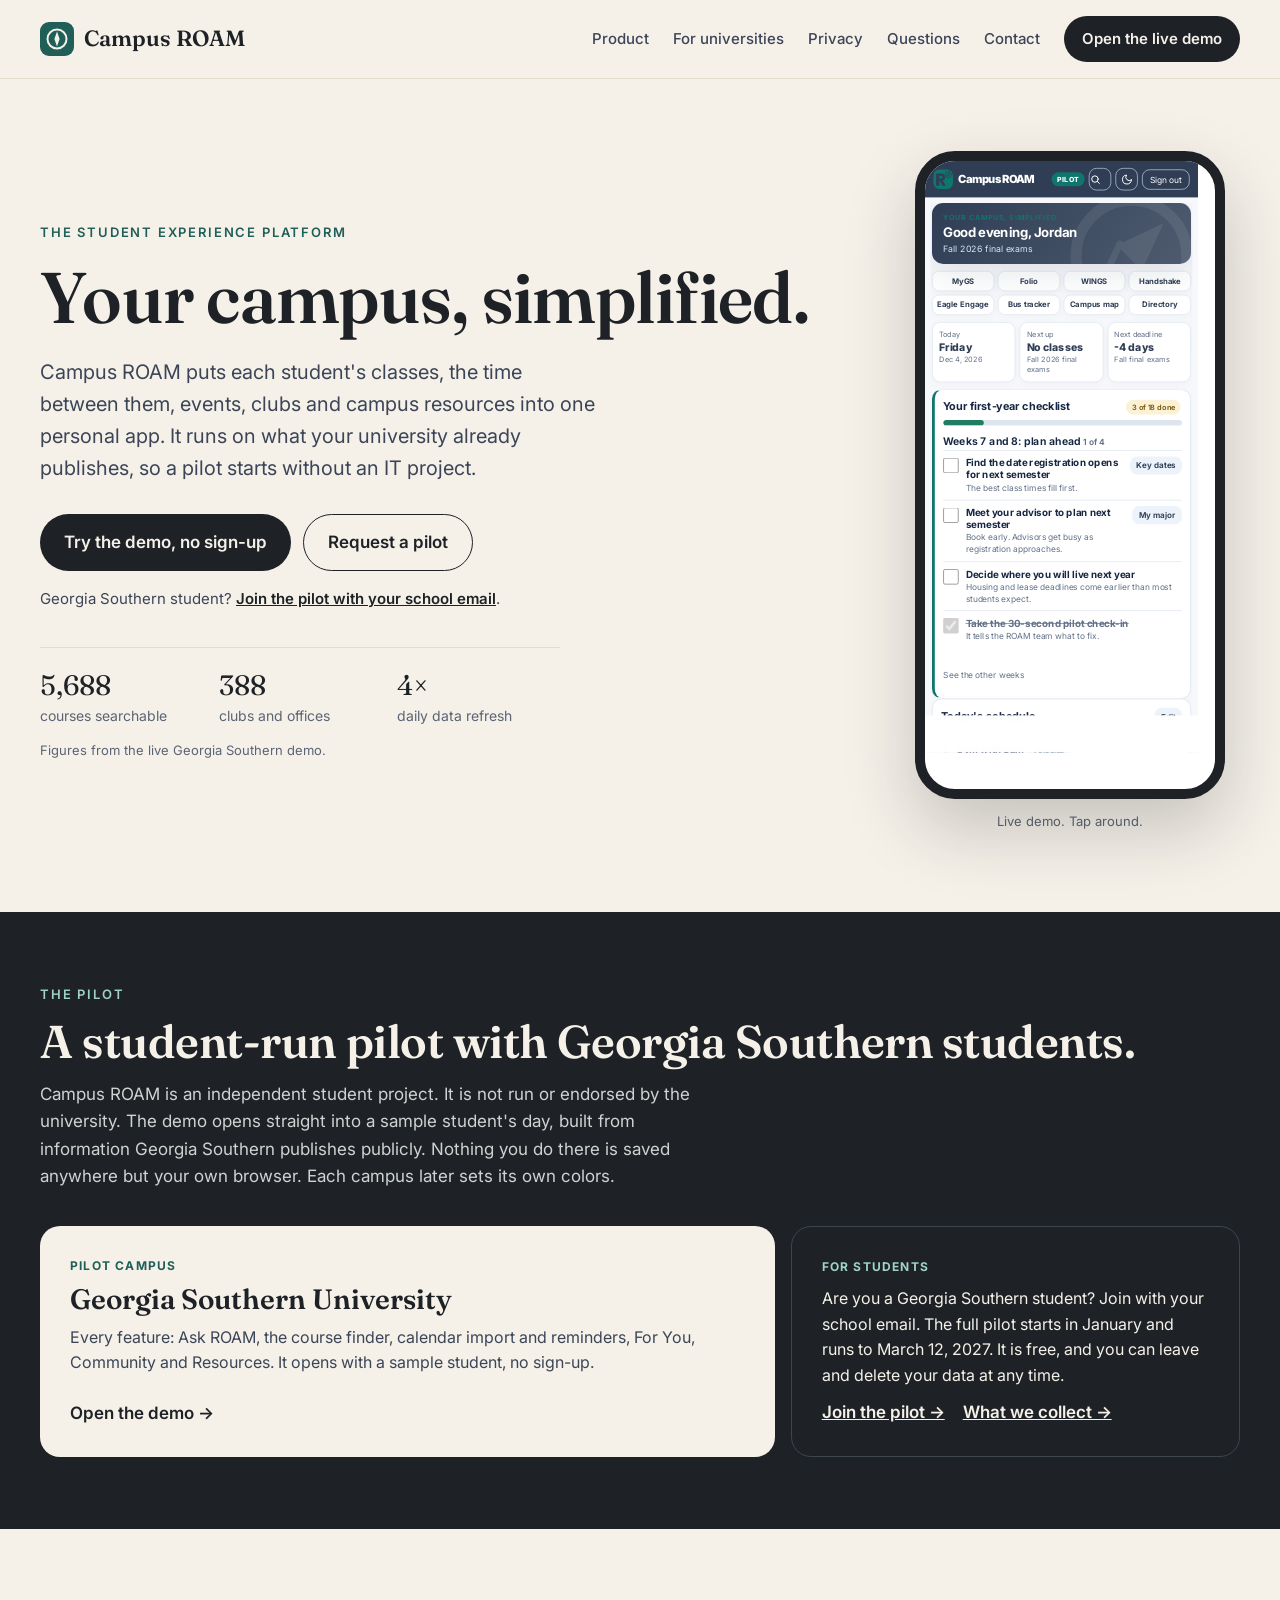
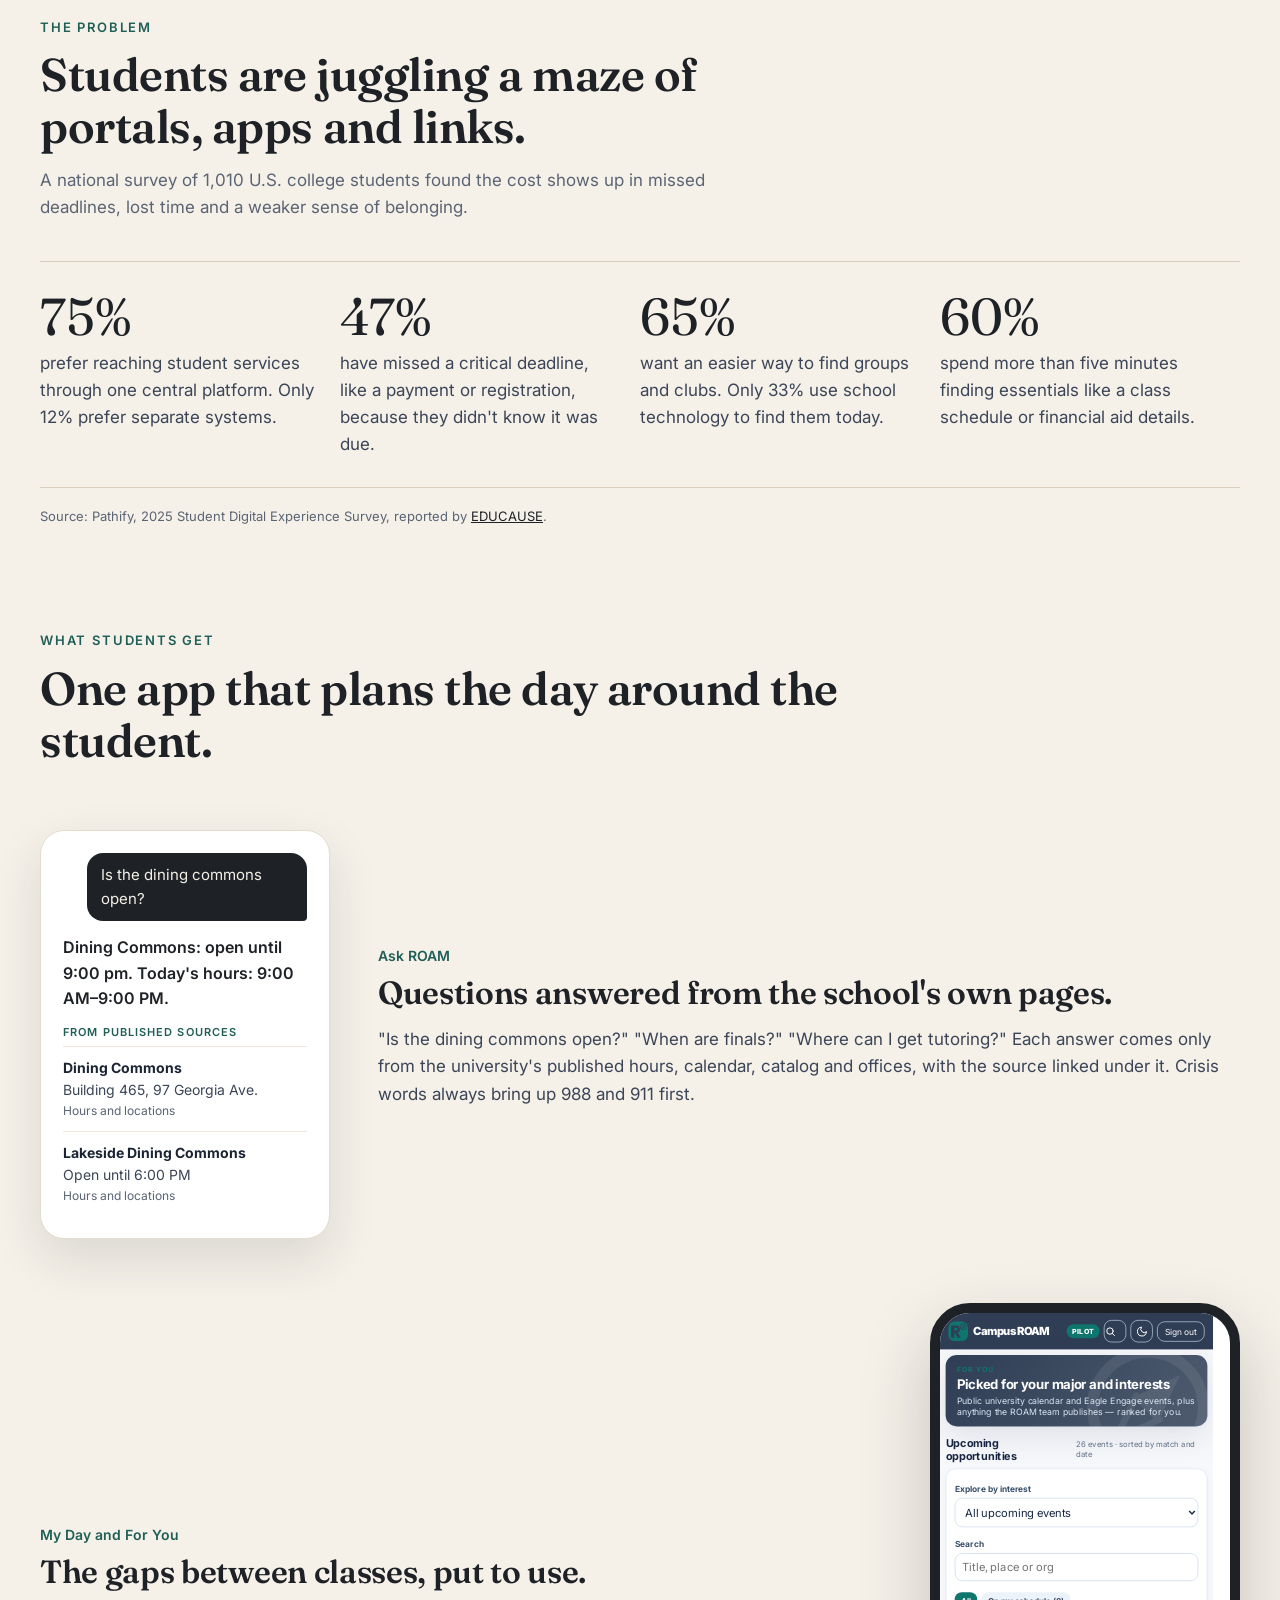
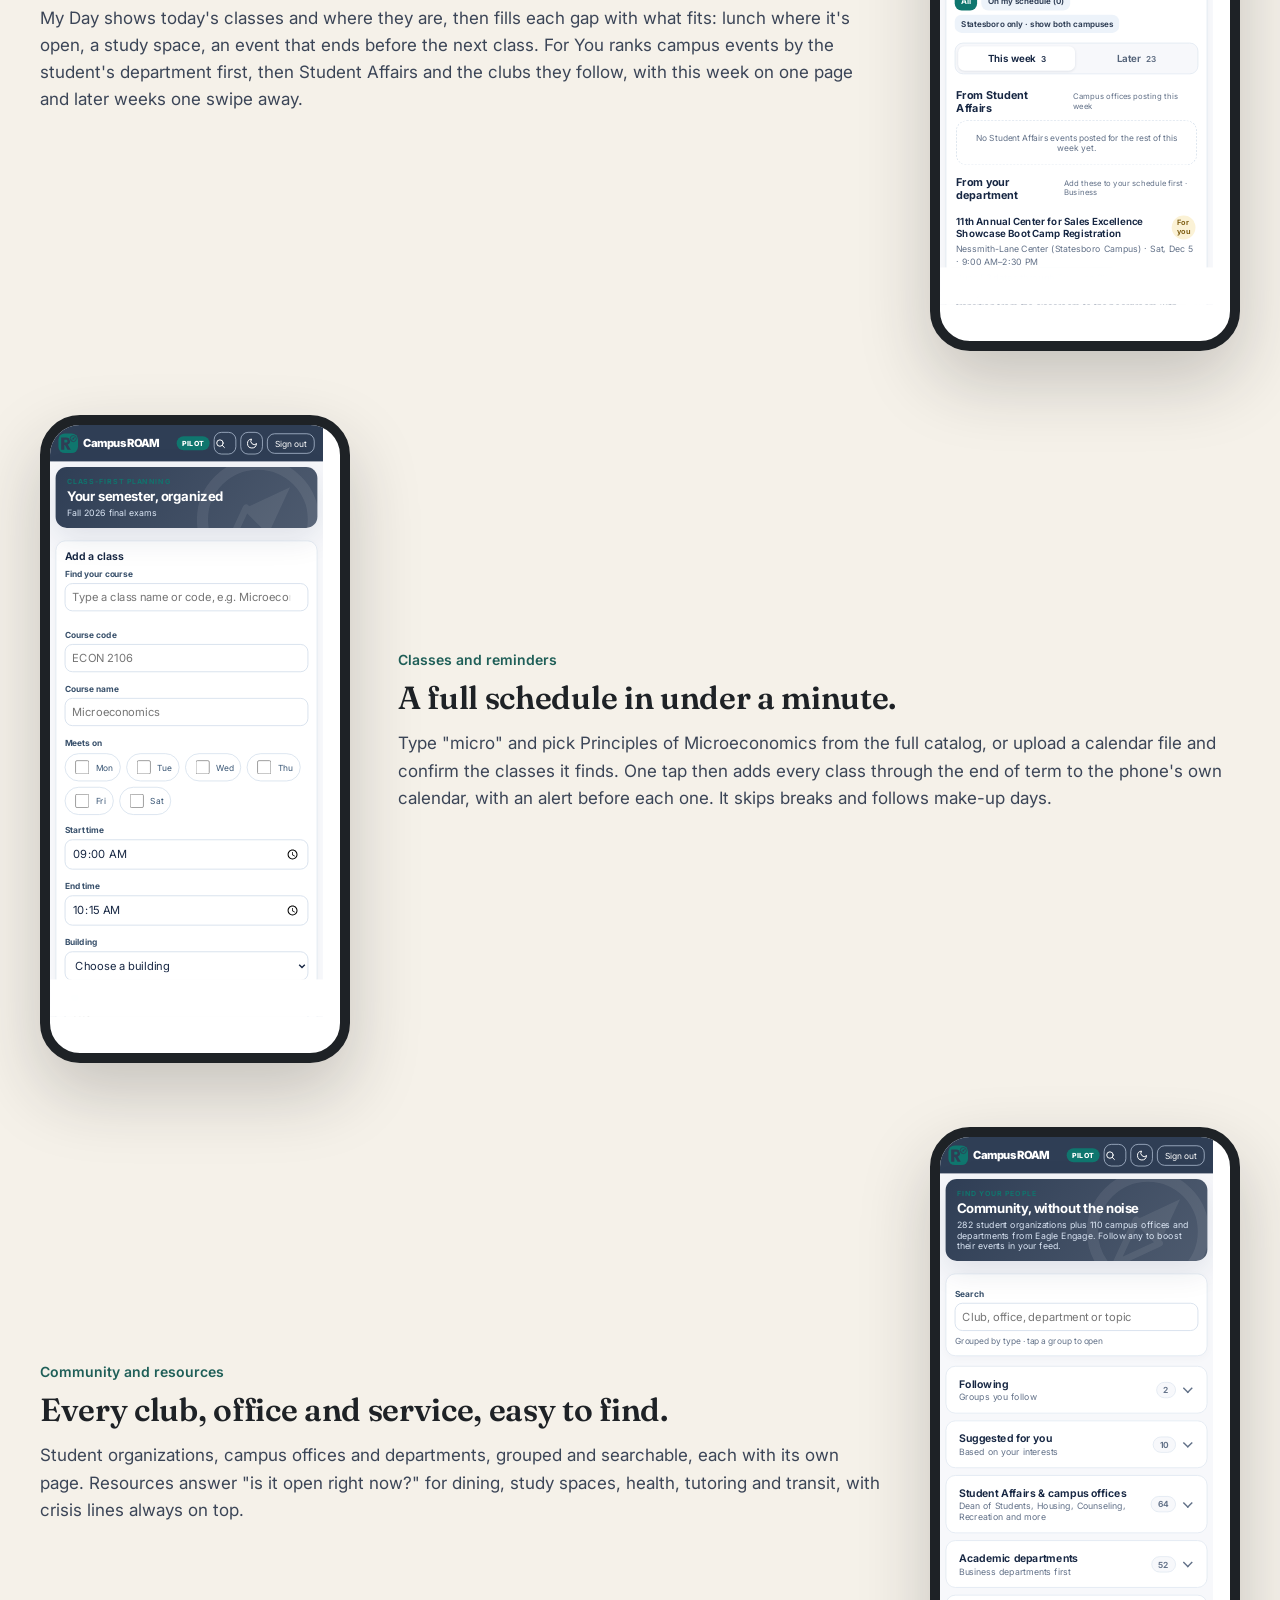
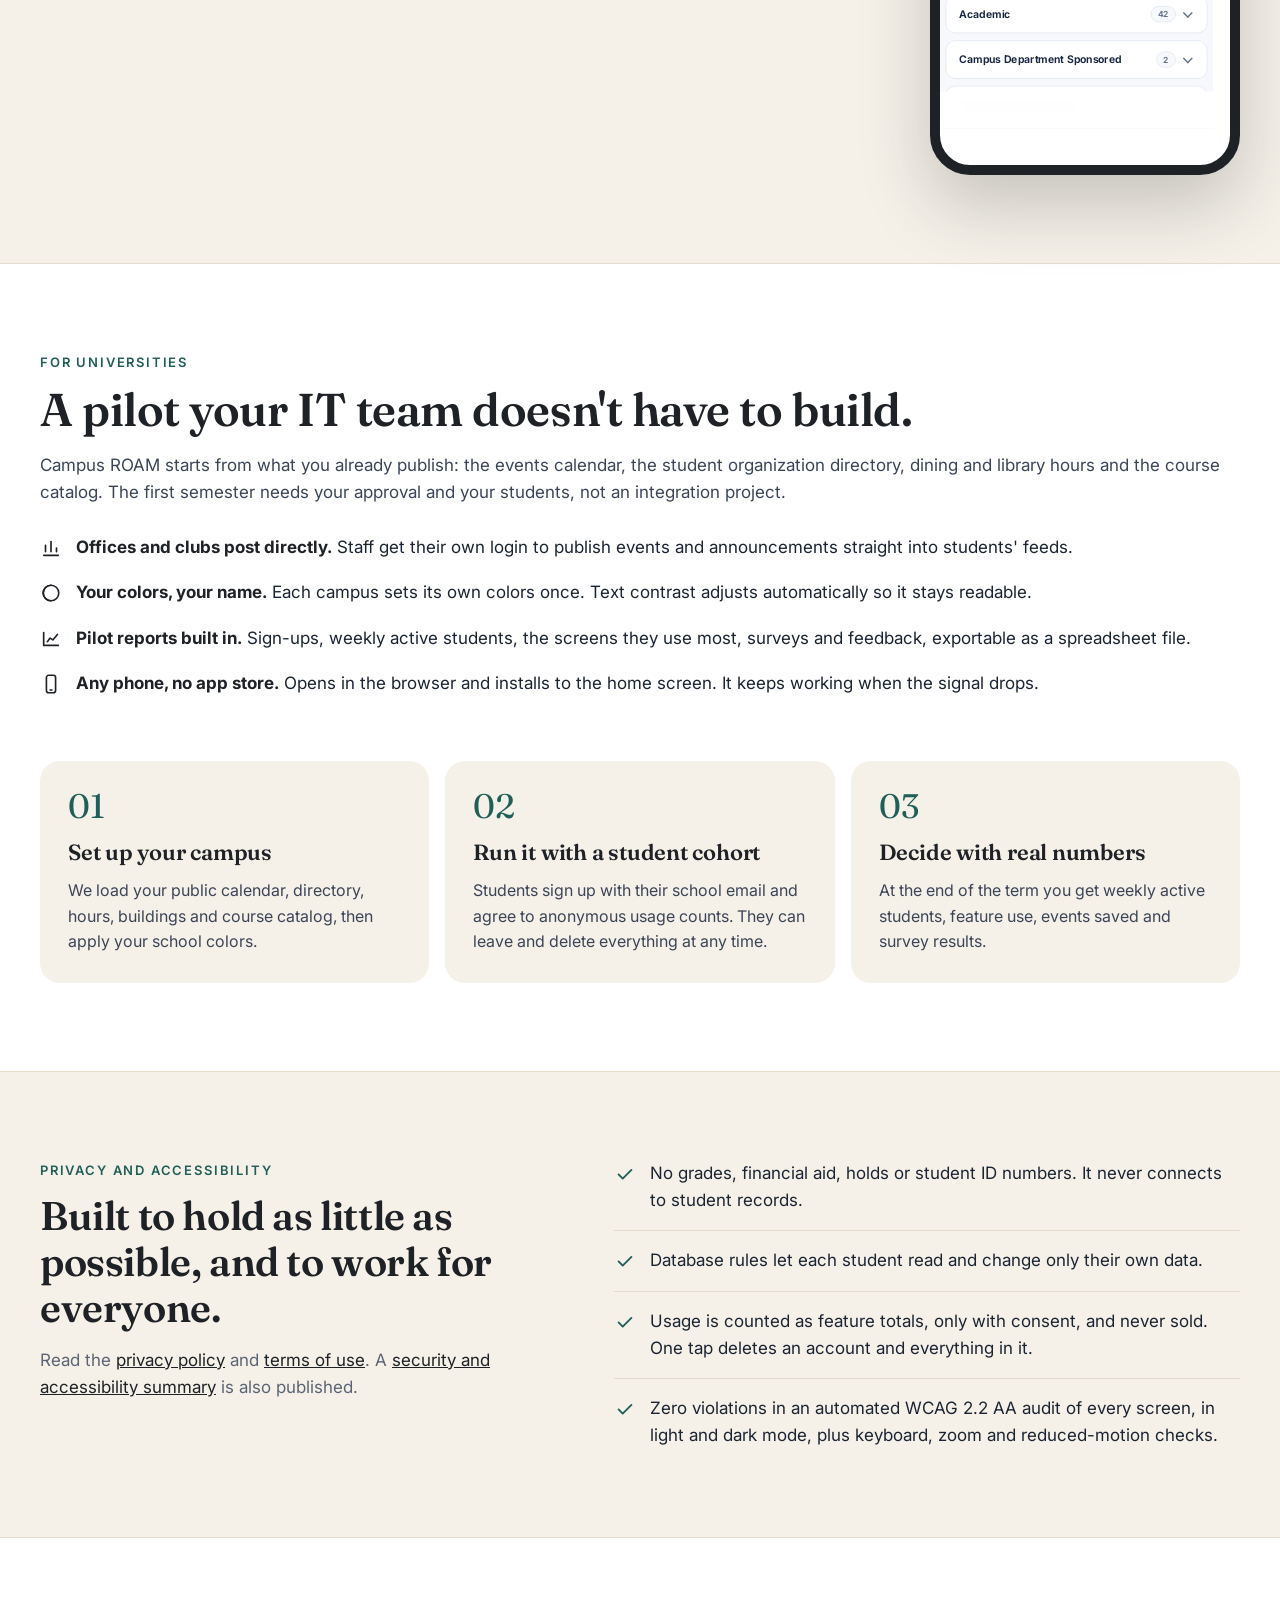
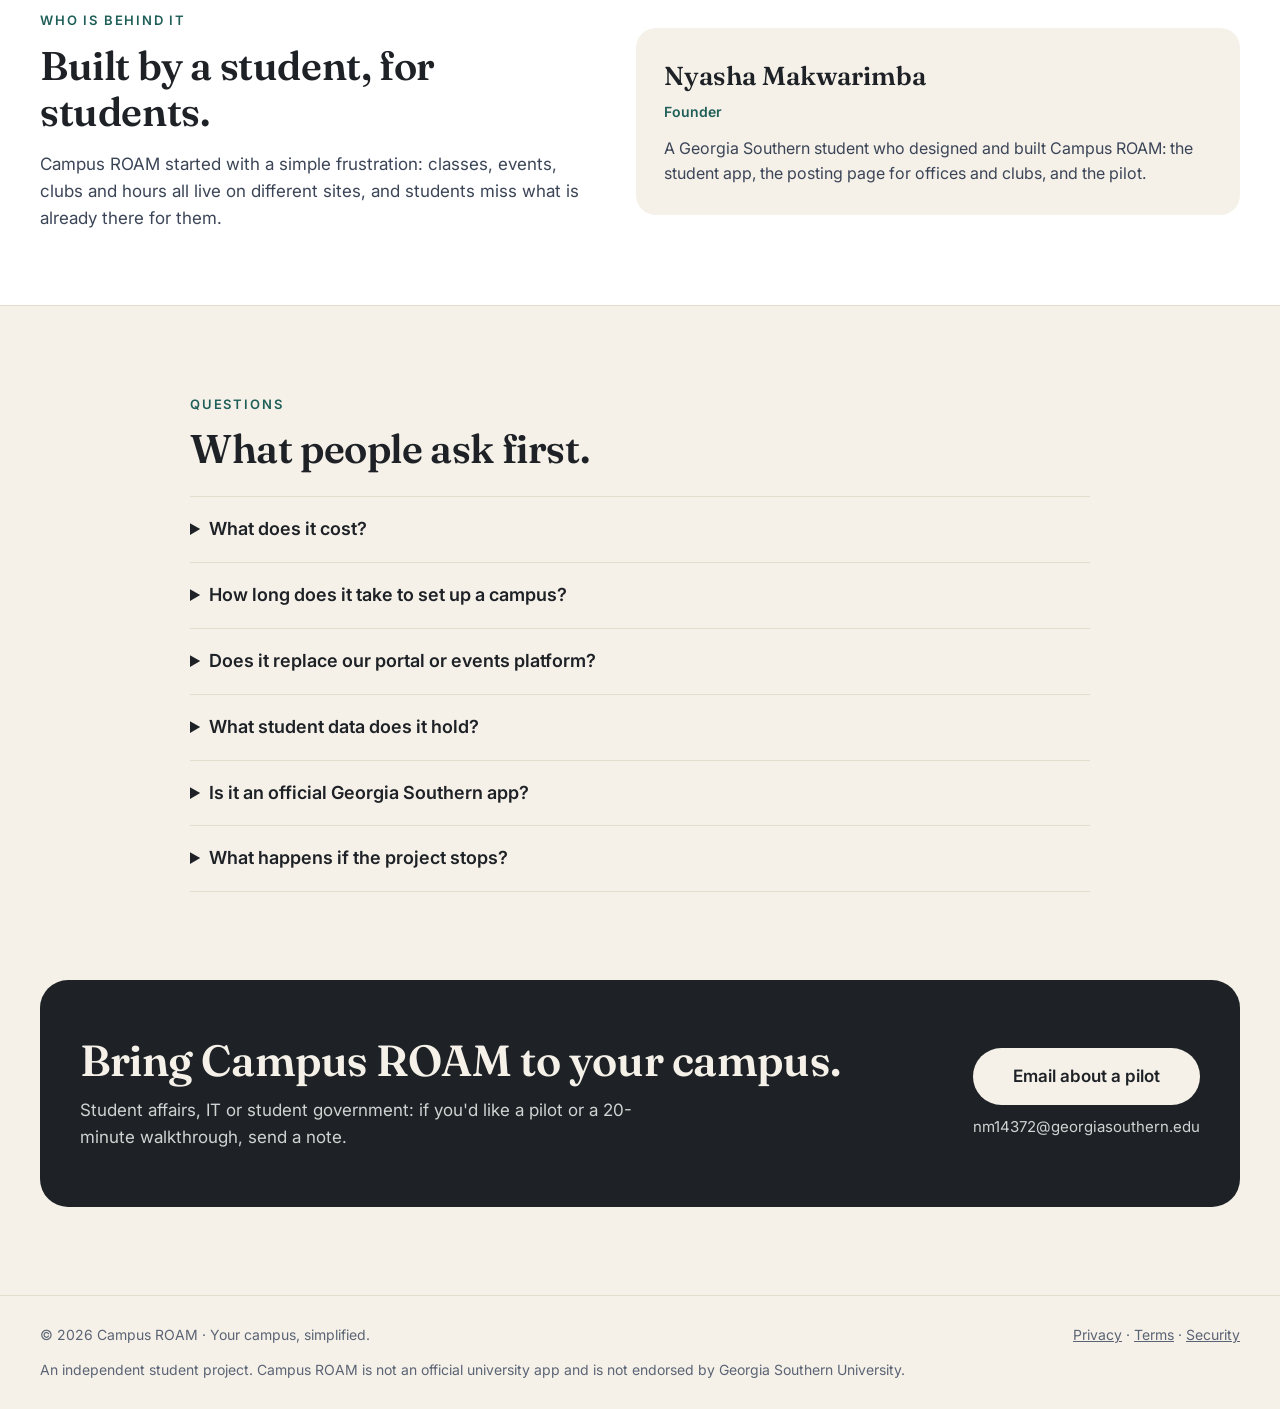
<file: about/index.html>
<!doctype html>
<html lang="en">
<head>
<meta charset="utf-8">
<meta name="viewport" content="width=device-width, initial-scale=1">
<title>Campus ROAM — your campus, simplified</title>
<meta name="description" content="Campus ROAM puts each student's classes, the time between them, events, clubs and campus resources into one personal app. Try the live demo.">
<meta property="og:title" content="Campus ROAM — your campus, simplified">
<meta property="og:description" content="One app that plans the day around the student. Try the live demo, no sign-up.">
<meta name="theme-color" content="#1E2226">
<link rel="icon" href="data:image/svg+xml,%3Csvg xmlns='http://www.w3.org/2000/svg' viewBox='0 0 34 34'%3E%3Crect width='34' height='34' rx='9' fill='%231F5F58'/%3E%3Ccircle cx='17' cy='17' r='9.5' fill='none' stroke='%23F5F1E9' stroke-width='2'/%3E%3Cpath d='M17 9.5l2.6 7.5L17 24.5l-2.6-7.5z' fill='%23F5F1E9'/%3E%3C/svg%3E">
<meta property="og:image" content="https://narlie17.github.io/campus-roam-pilot/about/share.png">
<meta property="og:type" content="website">
<meta name="twitter:card" content="summary_large_image">

<link rel="preconnect" href="https://fonts.googleapis.com"><link rel="preconnect" href="https://fonts.gstatic.com" crossorigin>
<link rel="stylesheet" href="https://fonts.googleapis.com/css2?family=Fraunces:opsz,wght@9..144,500;9..144,600&family=Inter:wght@400;500;600;700&display=swap">
<style>
body{margin:0;background:#F5F1E9}
a{color:#1E2226}a:hover{color:#3A4148}
a:focus-visible{outline:3px solid #2864ab;outline-offset:3px;border-radius:6px}
h1,h2,h3{font-family:Fraunces,Georgia,'Times New Roman',serif;font-weight:600;letter-spacing:-0.01em}
.phone{width:290px;height:628px;max-width:100%;border-radius:40px;border:10px solid #1E2226;overflow:hidden;background:#fff;box-shadow:0 30px 70px rgba(30,34,38,.22);position:relative;margin:0 auto}
.phone iframe{border:0;width:390px;height:845px;transform:scale(.7);transform-origin:0 0;position:absolute;left:0;top:0}
.tryit{text-align:center;font-size:13px;color:#5B6474;margin:12px 0 0}
.askcard{width:290px;max-width:100%;background:#fff;border:1px solid #E4DCCD;border-radius:24px;padding:22px;box-shadow:0 20px 50px rgba(30,34,38,.12);box-sizing:border-box}
.askcard .q{margin:0 0 14px;background:#1E2226;color:#F5F1E9;border-radius:16px 16px 4px 16px;padding:10px 14px;font-size:15px;margin-left:24px}
.askcard .a{margin:0 0 10px;font-weight:600;color:#1E2226;font-size:16px}
.askcard .src{margin:12px 0 4px;font-size:11px;letter-spacing:.1em;text-transform:uppercase;color:#1F5F58;font-weight:600}
.askcard ul{list-style:none;margin:0;padding:0}
.askcard li{display:flex;flex-direction:column;padding:10px 0;border-top:1px solid #EEE7DA;font-size:14px}
.askcard li span{color:#3B4557}.askcard li small{color:#5B6474;font-size:12px}
@media (max-width:360px){.phone{width:260px;height:563px}.phone iframe{transform:scale(.6205)}}
@media (prefers-reduced-motion:reduce){*{scroll-behavior:auto!important}}
</style>
</head>
<body>
<main>
<div style="font-family: Inter, system-ui, -apple-system, 'Segoe UI', sans-serif; color: #1B2433; background: #F5F1E9; line-height: 1.6; font-size: 17px">

<header style="background: #F5F1E9; border-bottom: 1px solid #E4DCCD">
<nav aria-label="Main" style="max-width: 1200px; margin: 0 auto; padding: 16px 24px; display: flex; flex-wrap: wrap; align-items: center; justify-content: space-between; gap: 12px 28px">
<a href="#top" style="display: flex; align-items: center; gap: 10px; text-decoration: none; color: #1E2226">
<svg aria-hidden="true" width="34" height="34" viewBox="0 0 34 34"><rect width="34" height="34" rx="9" fill="#1F5F58"/><circle cx="17" cy="17" r="9.5" fill="none" stroke="#F5F1E9" stroke-width="2"/><path d="M17 9.5l2.6 7.5L17 24.5l-2.6-7.5z" fill="#F5F1E9"/></svg>
<span style="font-family: Fraunces, Georgia, serif; font-weight: 600; font-size: 22px">Campus ROAM</span>
</a>
<div style="display: flex; flex-wrap: wrap; align-items: center; gap: 4px 24px; font-size: 15px; font-weight: 500">
<a href="#product" style="color: #3B4557; text-decoration: none; padding: 10px 0">Product</a>
<a href="#universities" style="color: #3B4557; text-decoration: none; padding: 10px 0">For universities</a>
<a href="#trust" style="color: #3B4557; text-decoration: none; padding: 10px 0">Privacy</a>
<a href="#questions" style="color: #3B4557; text-decoration: none; padding: 10px 0">Questions</a>
<a href="#contact" style="color: #3B4557; text-decoration: none; padding: 10px 0">Contact</a>
<a href="../demo/?brand=roam" style="background: #1E2226; color: #F5F1E9; text-decoration: none; padding: 11px 18px; border-radius: 999px; font-weight: 600">Open the live demo</a>
</div>
</nav>
</header>

<section id="top" style="max-width: 1200px; margin: 0 auto; padding: 72px 24px 80px; display: flex; flex-wrap: wrap; align-items: center; gap: 56px">
<div style="flex: 1 1 480px; min-width: 0">
<p style="margin: 0 0 18px; font-size: 13px; font-weight: 600; letter-spacing: 0.14em; text-transform: uppercase; color: #1F5F58">The student experience platform</p>
<h1 style="margin: 0 0 22px; font-size: clamp(44px, 5.6vw, 72px); line-height: 1.02; color: #1E2226">Your campus, simplified.</h1>
<p style="margin: 0 0 30px; font-size: 20px; color: #3B4557; max-width: 560px">Campus ROAM puts each student's classes, the time between them, events, clubs and campus resources into one personal app. It runs on what your university already publishes, so a pilot starts without an IT project.</p>
<div style="display: flex; flex-wrap: wrap; gap: 12px">
<a href="../demo/?brand=roam" style="background: #1E2226; color: #F5F1E9; text-decoration: none; padding: 15px 24px; border-radius: 999px; font-weight: 600">Try the demo, no sign-up</a>
<a href="#contact" style="border: 1.5px solid #1E2226; color: #1E2226; text-decoration: none; padding: 14px 24px; border-radius: 999px; font-weight: 600">Request a pilot</a>
</div>
<p style="margin: 16px 0 0; font-size: 15px; color: #3B4557">Georgia Southern student? <a href="../" style="font-weight: 600">Join the pilot with your school email</a>.</p>
<div style="margin-top: 36px; display: grid; grid-template-columns: repeat(3, minmax(0, 1fr)); gap: 16px; max-width: 520px; border-top: 1px solid #E4DCCD; padding-top: 22px">
<div><p style="margin: 0; font-family: Fraunces, Georgia, serif; font-size: 28px; color: #1E2226; line-height: 1.1">5,688</p><p style="margin: 4px 0 0; font-size: 14px; color: #5B6474">courses searchable</p></div>
<div><p style="margin: 0; font-family: Fraunces, Georgia, serif; font-size: 28px; color: #1E2226; line-height: 1.1">388</p><p style="margin: 4px 0 0; font-size: 14px; color: #5B6474">clubs and offices</p></div>
<div><p style="margin: 0; font-family: Fraunces, Georgia, serif; font-size: 28px; color: #1E2226; line-height: 1.1">4×</p><p style="margin: 4px 0 0; font-size: 14px; color: #5B6474">daily data refresh</p></div>
</div>
<p style="margin: 12px 0 0; font-size: 13px; color: #5B6474">Figures from the live Georgia Southern demo.</p>
</div>
<div style="flex: 0 1 340px; margin: 0 auto; display: flex; flex-direction: column; align-items: center">
<div class="phone"><iframe src="../demo/index.html?brand=roam#today" title="Live demo: My Day" loading="lazy"></iframe></div>
<p class="tryit">Live demo. Tap around.</p>
</div>
</section>

<section aria-labelledby="demo-h" style="background: #1E2226; color: #F5F1E9">
<div style="max-width: 1200px; margin: 0 auto; padding: 72px 24px">
<p style="margin: 0 0 12px; font-size: 13px; font-weight: 600; letter-spacing: 0.14em; text-transform: uppercase; color: #9ED3C6">The pilot</p>
<h2 id="demo-h" style="margin: 0 0 14px; font-size: clamp(32px, 3.6vw, 46px); line-height: 1.1; color: #F5F1E9">A student-run pilot with Georgia Southern students.</h2>
<p style="margin: 0 0 36px; color: #CFD3D1; max-width: 680px">Campus ROAM is an independent student project. It is not run or endorsed by the university. The demo opens straight into a sample student's day, built from information Georgia Southern publishes publicly. Nothing you do there is saved anywhere but your own browser. Each campus later sets its own colors.</p>
<div style="display: flex; flex-wrap: wrap; gap: 16px; align-items: stretch">
<a href="../demo/?brand=roam" style="flex: 2 1 420px; display: flex; flex-direction: column; gap: 8px; text-decoration: none; color: #1E2226; background: #F5F1E9; border-radius: 20px; padding: 30px">
<span style="font-size: 12px; font-weight: 700; letter-spacing: 0.1em; text-transform: uppercase; color: #1F5F58">Pilot campus</span>
<span style="font-family: Fraunces, Georgia, serif; font-size: 28px; font-weight: 600; line-height: 1.2">Georgia Southern University</span>
<span style="color: #3B4557; font-size: 16px">Every feature: Ask ROAM, the course finder, calendar import and reminders, For You, Community and Resources. It opens with a sample student, no sign-up.</span>
<span style="margin-top: auto; padding-top: 10px; font-weight: 600">Open the demo →</span>
</a>
<div style="flex: 1 1 260px; border: 1px solid #3D454D; border-radius: 20px; padding: 30px; display: flex; flex-direction: column; gap: 10px">
<span style="font-size: 12px; font-weight: 700; letter-spacing: 0.1em; text-transform: uppercase; color: #9ED3C6">For students</span>
<span style="color: #F5F1E9; font-size: 16px">Are you a Georgia Southern student? Join with your school email. The full pilot starts in January and runs to March 12, 2027. It is free, and you can leave and delete your data at any time.</span>
<span style="margin-top: auto; display: flex; flex-wrap: wrap; gap: 8px 18px; font-weight: 600"><a href="../" style="color: #F5F1E9">Join the pilot →</a><a href="privacy.html" style="color: #F5F1E9">What we collect →</a></span>
</div>
</div>
</div>
</section>

<section aria-labelledby="problem-h" style="max-width: 1200px; margin: 0 auto; padding: 88px 24px 48px">
<p style="margin: 0 0 12px; font-size: 13px; font-weight: 600; letter-spacing: 0.14em; text-transform: uppercase; color: #1F5F58">The problem</p>
<h2 id="problem-h" style="margin: 0 0 14px; font-size: clamp(32px, 3.6vw, 46px); line-height: 1.12; color: #1E2226; max-width: 820px">Students are juggling a maze of portals, apps and links.</h2>
<p style="margin: 0 0 40px; color: #5B6474; max-width: 700px">A national survey of 1,010 U.S. college students found the cost shows up in missed deadlines, lost time and a weaker sense of belonging.</p>
<div style="display: grid; grid-template-columns: repeat(auto-fit, minmax(230px, 1fr)); gap: 0; border-top: 1px solid #D9CFBC">
<div style="padding: 28px 24px 28px 0; border-bottom: 1px solid #D9CFBC">
<p style="margin: 0 0 8px; font-family: Fraunces, Georgia, serif; font-size: 52px; color: #1E2226; line-height: 1">75%</p>
<p style="margin: 0; color: #3B4557">prefer reaching student services through one central platform. Only 12% prefer separate systems.</p>
</div>
<div style="padding: 28px 24px 28px 0; border-bottom: 1px solid #D9CFBC">
<p style="margin: 0 0 8px; font-family: Fraunces, Georgia, serif; font-size: 52px; color: #1E2226; line-height: 1">47%</p>
<p style="margin: 0; color: #3B4557">have missed a critical deadline, like a payment or registration, because they didn't know it was due.</p>
</div>
<div style="padding: 28px 24px 28px 0; border-bottom: 1px solid #D9CFBC">
<p style="margin: 0 0 8px; font-family: Fraunces, Georgia, serif; font-size: 52px; color: #1E2226; line-height: 1">65%</p>
<p style="margin: 0; color: #3B4557">want an easier way to find groups and clubs. Only 33% use school technology to find them today.</p>
</div>
<div style="padding: 28px 24px 28px 0; border-bottom: 1px solid #D9CFBC">
<p style="margin: 0 0 8px; font-family: Fraunces, Georgia, serif; font-size: 52px; color: #1E2226; line-height: 1">60%</p>
<p style="margin: 0; color: #3B4557">spend more than five minutes finding essentials like a class schedule or financial aid details.</p>
</div>
</div>
<p style="margin: 18px 0 0; font-size: 13px; color: #5B6474">Source: Pathify, 2025 Student Digital Experience Survey, reported by <a href="https://www.educause.edu/about/corporate-participation/member-press-releases/new-survey-finds-fragmented-digital-systems-are-eroding-student-success">EDUCAUSE</a>.</p>
</section>

<section id="product" aria-labelledby="product-h" style="max-width: 1200px; margin: 0 auto; padding: 56px 24px 24px">
<p style="margin: 0 0 12px; font-size: 13px; font-weight: 600; letter-spacing: 0.14em; text-transform: uppercase; color: #1F5F58">What students get</p>
<h2 id="product-h" style="margin: 0 0 8px; font-size: clamp(32px, 3.6vw, 46px); line-height: 1.12; color: #1E2226; max-width: 820px">One app that plans the day around the student.</h2>
</section>

<section aria-label="Ask ROAM" style="max-width: 1200px; margin: 0 auto; padding: 32px 24px; display: flex; flex-wrap: wrap; align-items: center; gap: 48px">
<div style="flex: 0 1 290px; margin: 0 auto"><div class="askcard" aria-label="Example Ask ROAM answer">
<p class="q">Is the dining commons open?</p>
<p class="a">Dining Commons: open until 9:00 pm. Today's hours: 9:00 AM–9:00 PM.</p>
<p class="src">From published sources</p>
<ul><li><strong>Dining Commons</strong><span>Building 465, 97 Georgia Ave.</span><small>Hours and locations</small></li><li><strong>Lakeside Dining Commons</strong><span>Open until 6:00 PM</span><small>Hours and locations</small></li></ul>
</div></div>
<div style="flex: 1 1 420px; min-width: 0">
<p style="margin: 0 0 8px; font-size: 14px; font-weight: 600; color: #1F5F58">Ask ROAM</p>
<h3 style="margin: 0 0 14px; font-size: 32px; line-height: 1.15; color: #1E2226">Questions answered from the school's own pages.</h3>
<p style="margin: 0 0 16px; color: #3B4557">"Is the dining commons open?" "When are finals?" "Where can I get tutoring?" Each answer comes only from the university's published hours, calendar, catalog and offices, with the source linked under it. Crisis words always bring up 988 and 911 first.</p>
</div>
</section>

<section aria-label="My Day and For You" style="max-width: 1200px; margin: 0 auto; padding: 32px 24px; display: flex; flex-wrap: wrap-reverse; align-items: center; gap: 48px">
<div style="flex: 1 1 420px; min-width: 0">
<p style="margin: 0 0 8px; font-size: 14px; font-weight: 600; color: #1F5F58">My Day and For You</p>
<h3 style="margin: 0 0 14px; font-size: 32px; line-height: 1.15; color: #1E2226">The gaps between classes, put to use.</h3>
<p style="margin: 0 0 16px; color: #3B4557">My Day shows today's classes and where they are, then fills each gap with what fits: lunch where it's open, a study space, an event that ends before the next class. For You ranks campus events by the student's department first, then Student Affairs and the clubs they follow, with this week on one page and later weeks one swipe away.</p>
</div>
<div style="flex: 0 1 290px; margin: 0 auto"><div class="phone"><iframe src="../demo/index.html?brand=roam#discover" title="Live demo: For You" loading="lazy"></iframe></div></div>
</section>

<section aria-label="Classes and reminders" style="max-width: 1200px; margin: 0 auto; padding: 32px 24px; display: flex; flex-wrap: wrap; align-items: center; gap: 48px">
<div style="flex: 0 1 290px; margin: 0 auto"><div class="phone"><iframe src="../demo/index.html?brand=roam#schedule" title="Live demo: Classes" loading="lazy"></iframe></div></div>
<div style="flex: 1 1 420px; min-width: 0">
<p style="margin: 0 0 8px; font-size: 14px; font-weight: 600; color: #1F5F58">Classes and reminders</p>
<h3 style="margin: 0 0 14px; font-size: 32px; line-height: 1.15; color: #1E2226">A full schedule in under a minute.</h3>
<p style="margin: 0 0 16px; color: #3B4557">Type "micro" and pick Principles of Microeconomics from the full catalog, or upload a calendar file and confirm the classes it finds. One tap then adds every class through the end of term to the phone's own calendar, with an alert before each one. It skips breaks and follows make-up days.</p>
</div>
</section>

<section aria-label="Community and resources" style="max-width: 1200px; margin: 0 auto; padding: 32px 24px 88px; display: flex; flex-wrap: wrap-reverse; align-items: center; gap: 48px">
<div style="flex: 1 1 420px; min-width: 0">
<p style="margin: 0 0 8px; font-size: 14px; font-weight: 600; color: #1F5F58">Community and resources</p>
<h3 style="margin: 0 0 14px; font-size: 32px; line-height: 1.15; color: #1E2226">Every club, office and service, easy to find.</h3>
<p style="margin: 0 0 16px; color: #3B4557">Student organizations, campus offices and departments, grouped and searchable, each with its own page. Resources answer "is it open right now?" for dining, study spaces, health, tutoring and transit, with crisis lines always on top.</p>
</div>
<div style="flex: 0 1 290px; margin: 0 auto"><div class="phone"><iframe src="../demo/index.html?brand=roam#community" title="Live demo: Community" loading="lazy"></iframe></div></div>
</section>

<section id="universities" aria-labelledby="uni-h" style="background: #FFFFFF; border-top: 1px solid #E4DCCD; border-bottom: 1px solid #E4DCCD">
<div style="max-width: 1200px; margin: 0 auto; padding: 88px 24px">
<div style="display: flex; flex-wrap: wrap; align-items: center; gap: 48px">
<div style="flex: 1 1 460px; min-width: 0">
<p style="margin: 0 0 12px; font-size: 13px; font-weight: 600; letter-spacing: 0.14em; text-transform: uppercase; color: #1F5F58">For universities</p>
<h2 id="uni-h" style="margin: 0 0 16px; font-size: clamp(32px, 3.6vw, 46px); line-height: 1.12; color: #1E2226">A pilot your IT team doesn't have to build.</h2>
<p style="margin: 0 0 28px; color: #3B4557">Campus ROAM starts from what you already publish: the events calendar, the student organization directory, dining and library hours and the course catalog. The first semester needs your approval and your students, not an integration project.</p>
<ul style="margin: 0; padding: 0; list-style: none; display: grid; gap: 18px">
<li style="display: flex; gap: 14px; align-items: flex-start"><svg aria-hidden="true" width="22" height="22" viewBox="0 0 24 24" fill="none" stroke="#1E2226" stroke-width="1.8" stroke-linecap="round" stroke-linejoin="round" style="flex: 0 0 auto; margin-top: 3px"><path d="M4 20h16M6 16V9M12 16V5M18 16v-4"></path></svg><span><strong style="color: #1E2226">Offices and clubs post directly.</strong> Staff get their own login to publish events and announcements straight into students' feeds.</span></li>
<li style="display: flex; gap: 14px; align-items: flex-start"><svg aria-hidden="true" width="22" height="22" viewBox="0 0 24 24" fill="none" stroke="#1E2226" stroke-width="1.8" stroke-linecap="round" stroke-linejoin="round" style="flex: 0 0 auto; margin-top: 3px"><circle cx="12" cy="12" r="8.5"></circle><path d="M12 3.5a8.5 8.5 0 0 0 0 17"></path></svg><span><strong style="color: #1E2226">Your colors, your name.</strong> Each campus sets its own colors once. Text contrast adjusts automatically so it stays readable.</span></li>
<li style="display: flex; gap: 14px; align-items: flex-start"><svg aria-hidden="true" width="22" height="22" viewBox="0 0 24 24" fill="none" stroke="#1E2226" stroke-width="1.8" stroke-linecap="round" stroke-linejoin="round" style="flex: 0 0 auto; margin-top: 3px"><path d="M4 19V5M4 19h16M8 15l3-4 3 2 5-6"></path></svg><span><strong style="color: #1E2226">Pilot reports built in.</strong> Sign-ups, weekly active students, the screens they use most, surveys and feedback, exportable as a spreadsheet file.</span></li>
<li style="display: flex; gap: 14px; align-items: flex-start"><svg aria-hidden="true" width="22" height="22" viewBox="0 0 24 24" fill="none" stroke="#1E2226" stroke-width="1.8" stroke-linecap="round" stroke-linejoin="round" style="flex: 0 0 auto; margin-top: 3px"><rect x="7" y="2.5" width="10" height="19" rx="2.5"></rect><path d="M11 18.5h2"></path></svg><span><strong style="color: #1E2226">Any phone, no app store.</strong> Opens in the browser and installs to the home screen. It keeps working when the signal drops.</span></li>
</ul>
</div>

</div>
<div style="margin-top: 64px; display: grid; grid-template-columns: repeat(auto-fit, minmax(260px, 1fr)); gap: 16px">
<div style="background: #F5F1E9; border-radius: 20px; padding: 28px">
<p style="margin: 0 0 12px; font-family: Fraunces, Georgia, serif; font-size: 34px; color: #1F5F58; line-height: 1">01</p>
<h3 style="margin: 0 0 8px; font-size: 22px; color: #1E2226">Set up your campus</h3>
<p style="margin: 0; color: #3B4557; font-size: 16px">We load your public calendar, directory, hours, buildings and course catalog, then apply your school colors.</p>
</div>
<div style="background: #F5F1E9; border-radius: 20px; padding: 28px">
<p style="margin: 0 0 12px; font-family: Fraunces, Georgia, serif; font-size: 34px; color: #1F5F58; line-height: 1">02</p>
<h3 style="margin: 0 0 8px; font-size: 22px; color: #1E2226">Run it with a student cohort</h3>
<p style="margin: 0; color: #3B4557; font-size: 16px">Students sign up with their school email and agree to anonymous usage counts. They can leave and delete everything at any time.</p>
</div>
<div style="background: #F5F1E9; border-radius: 20px; padding: 28px">
<p style="margin: 0 0 12px; font-family: Fraunces, Georgia, serif; font-size: 34px; color: #1F5F58; line-height: 1">03</p>
<h3 style="margin: 0 0 8px; font-size: 22px; color: #1E2226">Decide with real numbers</h3>
<p style="margin: 0; color: #3B4557; font-size: 16px">At the end of the term you get weekly active students, feature use, events saved and survey results.</p>
</div>
</div>
</div>
</section>

<section id="trust" aria-labelledby="trust-h" style="max-width: 1200px; margin: 0 auto; padding: 88px 24px; display: flex; flex-wrap: wrap; gap: 48px">
<div style="flex: 1 1 360px; min-width: 0">
<p style="margin: 0 0 12px; font-size: 13px; font-weight: 600; letter-spacing: 0.14em; text-transform: uppercase; color: #1F5F58">Privacy and accessibility</p>
<h2 id="trust-h" style="margin: 0 0 16px; font-size: clamp(30px, 3.2vw, 40px); line-height: 1.15; color: #1E2226">Built to hold as little as possible, and to work for everyone.</h2>
<p style="margin: 0; color: #5B6474">Read the <a href="privacy.html">privacy policy</a> and <a href="terms.html">terms of use</a>. A <a href="security.html">security and accessibility summary</a> is also published.</p>
</div>
<ul style="flex: 1 1 460px; min-width: 0; margin: 0; padding: 0; list-style: none; display: grid; gap: 16px">
<li style="display: flex; gap: 14px; align-items: flex-start; padding-bottom: 16px; border-bottom: 1px solid #E4DCCD"><svg aria-hidden="true" width="22" height="22" viewBox="0 0 24 24" fill="none" stroke="#1F5F58" stroke-width="2" stroke-linecap="round" stroke-linejoin="round" style="flex: 0 0 auto; margin-top: 3px"><path d="M5 12.5l4.5 4.5L19 7.5"></path></svg><span>No grades, financial aid, holds or student ID numbers. It never connects to student records.</span></li>
<li style="display: flex; gap: 14px; align-items: flex-start; padding-bottom: 16px; border-bottom: 1px solid #E4DCCD"><svg aria-hidden="true" width="22" height="22" viewBox="0 0 24 24" fill="none" stroke="#1F5F58" stroke-width="2" stroke-linecap="round" stroke-linejoin="round" style="flex: 0 0 auto; margin-top: 3px"><path d="M5 12.5l4.5 4.5L19 7.5"></path></svg><span>Database rules let each student read and change only their own data.</span></li>
<li style="display: flex; gap: 14px; align-items: flex-start; padding-bottom: 16px; border-bottom: 1px solid #E4DCCD"><svg aria-hidden="true" width="22" height="22" viewBox="0 0 24 24" fill="none" stroke="#1F5F58" stroke-width="2" stroke-linecap="round" stroke-linejoin="round" style="flex: 0 0 auto; margin-top: 3px"><path d="M5 12.5l4.5 4.5L19 7.5"></path></svg><span>Usage is counted as feature totals, only with consent, and never sold. One tap deletes an account and everything in it.</span></li>
<li style="display: flex; gap: 14px; align-items: flex-start"><svg aria-hidden="true" width="22" height="22" viewBox="0 0 24 24" fill="none" stroke="#1F5F58" stroke-width="2" stroke-linecap="round" stroke-linejoin="round" style="flex: 0 0 auto; margin-top: 3px"><path d="M5 12.5l4.5 4.5L19 7.5"></path></svg><span>Zero violations in an automated WCAG 2.2 AA audit of every screen, in light and dark mode, plus keyboard, zoom and reduced-motion checks.</span></li>
</ul>
</section>

<section id="team" aria-labelledby="team-h" style="background: #FFFFFF; border-top: 1px solid #E4DCCD; border-bottom: 1px solid #E4DCCD">
<div style="max-width: 1200px; margin: 0 auto; padding: 72px 24px; display: flex; flex-wrap: wrap; gap: 48px; align-items: center">
<div style="flex: 1 1 360px; min-width: 0">
<p style="margin: 0 0 12px; font-size: 13px; font-weight: 600; letter-spacing: 0.14em; text-transform: uppercase; color: #1F5F58">Who is behind it</p>
<h2 id="team-h" style="margin: 0 0 16px; font-size: clamp(30px, 3.2vw, 40px); line-height: 1.15; color: #1E2226">Built by a student, for students.</h2>
<p style="margin: 0; color: #3B4557">Campus ROAM started with a simple frustration: classes, events, clubs and hours all live on different sites, and students miss what is already there for them.</p>
</div>
<div style="flex: 1 1 360px; min-width: 0; background: #F5F1E9; border-radius: 20px; padding: 28px">
<p style="margin: 0 0 4px; font-family: Fraunces, Georgia, serif; font-size: 26px; font-weight: 600; color: #1E2226">Nyasha Makwarimba</p>
<p style="margin: 0 0 12px; font-size: 14px; font-weight: 600; color: #1F5F58">Founder</p>
<p style="margin: 0; color: #3B4557; font-size: 16px">A Georgia Southern student who designed and built Campus ROAM: the student app, the posting page for offices and clubs, and the pilot.</p>
</div>
</div>
</section>

<section id="questions" aria-labelledby="questions-h" style="max-width: 900px; margin: 0 auto; padding: 88px 24px">
<p style="margin: 0 0 12px; font-size: 13px; font-weight: 600; letter-spacing: 0.14em; text-transform: uppercase; color: #1F5F58">Questions</p>
<h2 id="questions-h" style="margin: 0 0 24px; font-size: clamp(30px, 3.2vw, 40px); line-height: 1.15; color: #1E2226">What people ask first.</h2>
<div style="border-top: 1px solid #E4DCCD"><details style="border-bottom: 1px solid #E4DCCD; padding: 18px 0"><summary style="font-weight: 600; color: #1E2226; font-size: 18px; cursor: pointer">What does it cost?</summary><p style="margin: 12px 0 0; color: #3B4557">The pilot is free for students and for the university. Pricing for a whole campus will be set from the pilot's results.</p></details><details style="border-bottom: 1px solid #E4DCCD; padding: 18px 0"><summary style="font-weight: 600; color: #1E2226; font-size: 18px; cursor: pointer">How long does it take to set up a campus?</summary><p style="margin: 12px 0 0; color: #3B4557">A few weeks. Campus ROAM starts from information the school already publishes, so there is no integration project to begin.</p></details><details style="border-bottom: 1px solid #E4DCCD; padding: 18px 0"><summary style="font-weight: 600; color: #1E2226; font-size: 18px; cursor: pointer">Does it replace our portal or events platform?</summary><p style="margin: 12px 0 0; color: #3B4557">No. It brings their content into each student's day and links back to them, so more students use what the school already has.</p></details><details style="border-bottom: 1px solid #E4DCCD; padding: 18px 0"><summary style="font-weight: 600; color: #1E2226; font-size: 18px; cursor: pointer">What student data does it hold?</summary><p style="margin: 12px 0 0; color: #3B4557">A school email, first name, campus, year, major, interests, the classes a student adds and the events they save. It holds no grades, financial aid or ID numbers and never connects to student records.</p></details><details style="border-bottom: 1px solid #E4DCCD; padding: 18px 0"><summary style="font-weight: 600; color: #1E2226; font-size: 18px; cursor: pointer">Is it an official Georgia Southern app?</summary><p style="margin: 12px 0 0; color: #3B4557">No. It is an independent student project that uses publicly available information, and it says so inside the app.</p></details><details style="border-bottom: 1px solid #E4DCCD; padding: 18px 0"><summary style="font-weight: 600; color: #1E2226; font-size: 18px; cursor: pointer">What happens if the project stops?</summary><p style="margin: 12px 0 0; color: #3B4557">Students can delete their account and everything in it at any time. If the project ends, accounts and data are deleted and participants are told by email first.</p></details></div>
</section>

<section id="contact" aria-labelledby="contact-h" style="max-width: 1200px; margin: 0 auto; padding: 0 24px 88px">
<div style="background: #1E2226; color: #F5F1E9; border-radius: 28px; padding: 56px 40px; display: flex; flex-wrap: wrap; align-items: center; justify-content: space-between; gap: 32px">
<div style="flex: 1 1 440px; min-width: 0">
<h2 id="contact-h" style="margin: 0 0 12px; font-size: clamp(30px, 3.4vw, 44px); line-height: 1.12; color: #F5F1E9">Bring Campus ROAM to your campus.</h2>
<p style="margin: 0; color: #CFD3D1; max-width: 560px">Student affairs, IT or student government: if you'd like a pilot or a 20-minute walkthrough, send a note.</p>
</div>
<div style="flex: 0 1 auto; display: flex; flex-direction: column; gap: 10px; align-items: stretch">
<a href="mailto:nm14372@georgiasouthern.edu?subject=Campus%20ROAM%20pilot" style="background: #F5F1E9; color: #1E2226; text-decoration: none; padding: 15px 26px; border-radius: 999px; font-weight: 600; text-align: center">Email about a pilot</a>
<p style="margin: 0; font-size: 15px; color: #CFD3D1; text-align: center">nm14372@georgiasouthern.edu</p>
</div>
</div>
</section>

<footer style="border-top: 1px solid #E4DCCD">
<div style="max-width: 1200px; margin: 0 auto; padding: 28px 24px; display: flex; flex-wrap: wrap; justify-content: space-between; gap: 12px; font-size: 14px; color: #5B6474">
<span>© 2026 Campus ROAM · Your campus, simplified.</span>
<span><a href="privacy.html" style="color: #5B6474">Privacy</a> · <a href="terms.html" style="color: #5B6474">Terms</a> · <a href="security.html" style="color: #5B6474">Security</a></span>
<span>An independent student project. Campus ROAM is not an official university app and is not endorsed by Georgia Southern University.</span>
</div>
</footer>

</div>

</main>
</body>
</html>
</file>
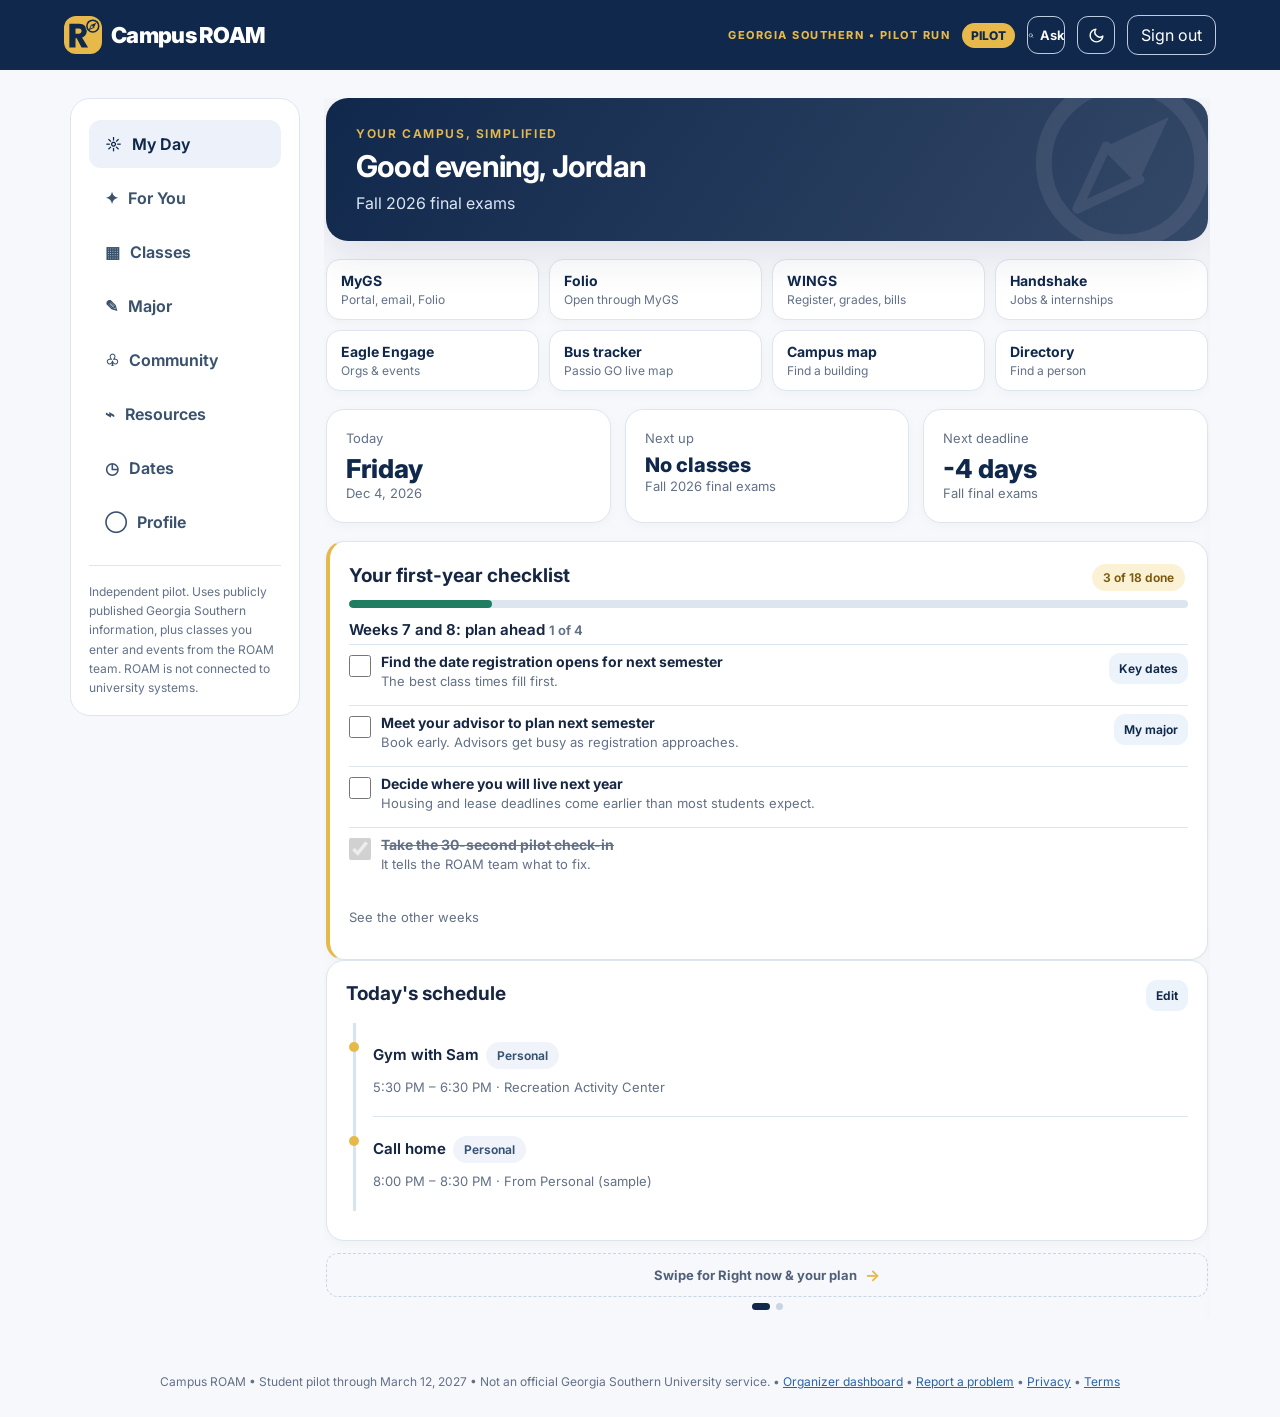
<file: demo/index.html>
<!doctype html><html lang="en"><head><meta charset="UTF-8"><meta name="viewport" content="width=device-width,initial-scale=1,viewport-fit=cover"><meta name="theme-color" content="#10284c"><meta name="description" content="Campus ROAM — your day, your campus, your community."><title>Campus ROAM demo · Georgia Southern</title><meta name="robots" content="noindex"><link rel="preconnect" href="https://fonts.googleapis.com"><link rel="preconnect" href="https://fonts.gstatic.com" crossorigin><link rel="stylesheet" href="https://fonts.googleapis.com/css2?family=Inter:wght@400;500;600;650;700&display=swap"><link rel="stylesheet" href="../styles.css"><link rel="manifest" href="../manifest.webmanifest"><link rel="icon" href="../icons/favicon-32.png" type="image/png"><link rel="apple-touch-icon" href="../icons/apple-touch-icon.png"><meta name="apple-mobile-web-app-capable" content="yes"><meta name="mobile-web-app-capable" content="yes"><meta name="apple-mobile-web-app-title" content="Campus Roam"><meta name="apple-mobile-web-app-status-bar-style" content="default"><meta property="og:title" content="Campus Roam Pilot Run"><meta property="og:description" content="Your classes, your campus, your community — Georgia Southern student pilot."><script>(function(){try{var t=localStorage.getItem('roam-theme')||(matchMedia('(prefers-color-scheme: dark)').matches?'dark':'light');document.documentElement.setAttribute('data-theme',t)}catch(e){}})();</script></head><body><a class="skip" href="#screen">Skip to content</a><div id="boot" style="position:fixed;inset:0;display:grid;place-items:center;background:#f6f8fc;z-index:5;font:600 15px/1.4 Inter,system-ui,sans-serif;color:#10284c;text-align:center;padding:24px"><div><div style="width:56px;height:56px;margin:0 auto 14px;border-radius:14px;background:#e6b94a"></div>Loading your day…<div id="bootSlow" style="display:none;margin-top:14px;font-weight:500;color:#51607a">Taking longer than usual.<br><button type="button" onclick="location.reload()" style="margin-top:10px;border:0;border-radius:12px;padding:10px 18px;background:#10284c;color:#fff;font:700 14px Inter,system-ui,sans-serif">Reload</button></div></div></div>
<header class="topbar"><div class="brand"><span class="brandmark" role="img" aria-label="Campus ROAM logo"><svg viewBox="0 0 64 64" width="100%" height="100%" aria-hidden="true"><path fill="#10284c" style="fill:var(--navy)" fill-rule="evenodd" d="M9 13H25.5C33.8 13 38.5 18 38.5 25C38.5 30.6 35.4 34.6 30.4 36.1L40.5 53H29.6L21.4 37.6H19.4V53H9ZM19.4 21V29.8H25C28 29.8 29.6 27.9 29.6 25.4C29.6 22.9 28 21 25 21Z"/><g transform="translate(48.5 17)"><circle r="12.6" fill="#e6b94a" style="fill:var(--gold)"/><circle r="10" fill="none" stroke="#10284c" style="stroke:var(--navy)" stroke-width="2.6"/><g transform="rotate(45)"><path d="M0-8.2L3 0H-3Z" fill="#10284c" style="fill:var(--navy)"/><path d="M0 8.2L3 0H-3Z" fill="none" stroke="#10284c" style="stroke:var(--navy)" stroke-width="1.5" stroke-linejoin="round"/></g></g></svg></span><span>Campus ROAM</span></div><div class="topright"><span class="tag">Georgia Southern • Pilot Run</span><span id="mode" class="mode"></span><button id="askOpen" type="button" class="outline themebtn askbtn" aria-label="Ask ROAM a question" title="Ask ROAM"><svg viewBox="0 0 24 24" width="17" height="17" fill="none" stroke="currentColor" stroke-width="2" stroke-linecap="round" stroke-linejoin="round" aria-hidden="true"><circle cx="11" cy="11" r="6.5"/><path d="M20 20l-4.2-4.2"/></svg><span class="asklabel">Ask</span></button><button id="themeToggle" type="button" class="outline themebtn" aria-label="Switch between light and dark mode" title="Light / dark mode"><svg class="ic-moon" viewBox="0 0 24 24" width="17" height="17" fill="none" stroke="currentColor" stroke-width="2" stroke-linecap="round" stroke-linejoin="round" aria-hidden="true"><path d="M21 12.8A9 9 0 1 1 11.2 3a7 7 0 0 0 9.8 9.8z"/></svg><svg class="ic-sun" viewBox="0 0 24 24" width="17" height="17" fill="none" stroke="currentColor" stroke-width="2" stroke-linecap="round" aria-hidden="true"><circle cx="12" cy="12" r="4.2"/><path d="M12 2.5v2.2M12 19.3v2.2M2.5 12h2.2M19.3 12h2.2M5.3 5.3l1.6 1.6M17.1 17.1l1.6 1.6M5.3 18.7l1.6-1.6M17.1 6.9l1.6-1.6"/></svg></button><button id="logout" class="outline hidden">Sign out</button></div></header>
<div id="auth" class="authwrap hidden"><div class="panel"><div class="eyebrow">Your campus, connected</div><h1 id="authTitle">Join the pilot</h1><p>One home for your classes, time between classes, student organizations, and opportunities worth showing up for.</p><div id="authNotice"></div><form id="authForm"><label class="field" id="emailField">School email<input type="email" name="email" autocomplete="email" placeholder="name@georgiasouthern.edu" required></label><label class="field" id="passwordField">Password (minimum 8 characters)<input type="password" name="password" minlength="8" autocomplete="new-password" required></label><div id="signupFields"><label class="field">First name<input type="text" name="name" maxlength="80" placeholder="Your first name"></label><label class="checkline"><input type="checkbox" name="consent" id="consent"> I agree to participate in the pilot and allow limited product-usage metrics to be collected for evaluation. Participation is voluntary; I can withdraw later.</label><div class="sub">We collect feature and usage counts, not the content of your schedule for research reporting. See the <button id="privacyOpen" type="button" class="btn secondary small">pilot privacy note</button>.</div></div><button class="btn gold" type="submit" id="authSubmit">Create my account</button></form><p class="btnrow"><button id="authToggle" type="button" class="btn secondary small">Already joined? Sign in</button><button id="forgotLink" type="button" class="btn secondary small hidden">Forgot password?</button></p></div></div>
<div id="onboarding" class="authwrap hidden"><div class="panel"><div class="eyebrow">One quick step</div><h1>Make ROAM yours</h1><p>These details personalize your campus feed. You can update them later.</p><form id="onboardForm"><label class="field">First name<input name="first_name" maxlength="80" required></label><label class="field">Major<select name="major" required></select></label><div class="formgrid"><label class="field">Campus<select name="campus" required></select></label><label class="field">Year<select name="year" required></select></label></div><div class="field">Interests (choose at least one)</div><div id="interestChoices"></div><div class="field">Which of these describe you? (optional)</div><div id="groupChoices"></div><div class="separator"></div><button class="btn gold" type="submit">Start my day →</button></form></div></div>
<div id="app" class="app hidden"><nav class="sidebar" id="tabs" aria-label="Main"><button class="navbtn active" data-tab="today"><span class="ico" aria-hidden="true">☼</span>My Day</button><button class="navbtn" data-tab="discover"><span class="ico" aria-hidden="true">✦</span>For You</button><button class="navbtn" data-tab="schedule"><span class="ico" aria-hidden="true">▦</span>Classes</button><button class="navbtn" data-tab="major"><span class="ico" aria-hidden="true">✎</span>Major</button><button class="navbtn" data-tab="community"><span class="ico" aria-hidden="true">♧</span>Community</button><button class="navbtn" data-tab="resources"><span class="ico" aria-hidden="true">⌁</span>Resources</button><button class="navbtn" data-tab="dates"><span class="ico" aria-hidden="true">◷</span>Dates</button><button class="navbtn" data-tab="profile"><span class="ico" aria-hidden="true">◯</span>Profile</button><div class="sidefoot">Independent pilot. Uses publicly published Georgia Southern information, plus classes you enter and events from the ROAM team. ROAM is not connected to university systems.</div></nav><main class="content" id="screen" tabindex="-1"></main></div>
<footer class="footer">Campus ROAM • Student pilot through March 12, 2027 • Not an official Georgia Southern University service. • <a href="dashboard.html">Organizer dashboard</a> • <a href="#profile" data-feedback>Report a problem</a> • <a href="../about/privacy.html">Privacy</a> • <a href="../about/terms.html">Terms</a></footer>
<script src="config.js"></script><script src="demo-seed.js"></script><script src="../data.js"></script><script src="../shared.js"></script><script src="../student.js"></script><script>if("serviceWorker" in navigator&&location.protocol==="https:")navigator.serviceWorker.register("../sw.js").catch(()=>{});</script><script>(function(){var b=document.getElementById('boot');if(!b)return;var ids=['auth','onboarding','app'];function up(){for(var i=0;i<ids.length;i++){var el=document.getElementById(ids[i]);if(el&&!el.classList.contains('hidden')){b.style.display='none';return true}}return false}if(up())return;var mo=new MutationObserver(function(){if(up())mo.disconnect()});ids.forEach(function(i){var el=document.getElementById(i);if(el)mo.observe(el,{attributes:true,attributeFilter:['class']})});setTimeout(function(){if(b.style.display!=='none')document.getElementById('bootSlow').style.display='block'},8000)})();</script><script>(function(){var b=document.getElementById('themeToggle');if(!b)return;function set(t){document.documentElement.setAttribute('data-theme',t);try{localStorage.setItem('roam-theme',t)}catch(e){}var m=document.querySelector('meta[name=theme-color]');if(m)m.setAttribute('content',t==='dark'?'#08111f':'#10284c');b.setAttribute('aria-pressed',t==='dark')}set(document.documentElement.getAttribute('data-theme')||'light');b.addEventListener('click',function(){set(document.documentElement.getAttribute('data-theme')==='dark'?'light':'dark')})})();</script></body></html>
</file>
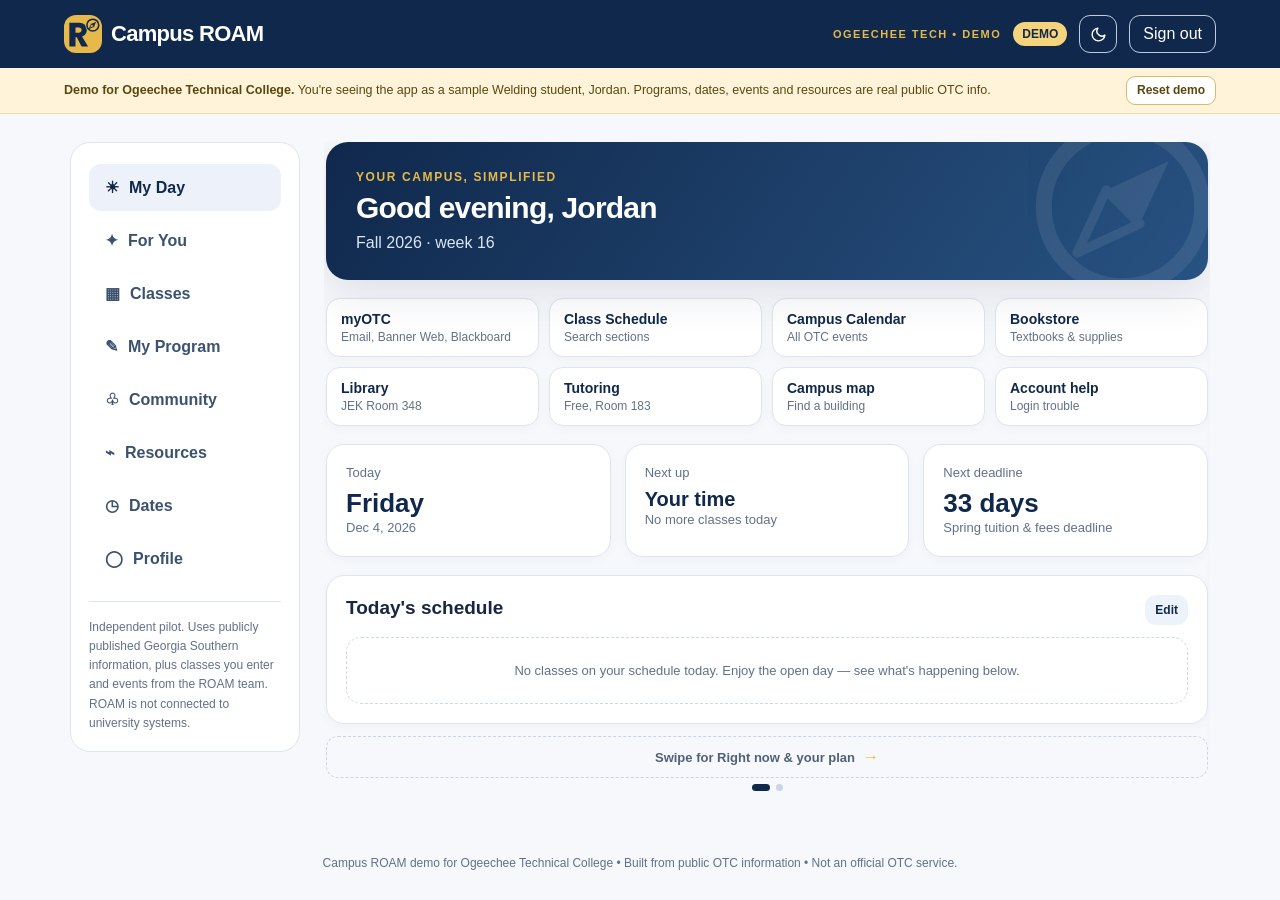
<file: otc/index.html>
<!doctype html><html lang="en"><head><meta charset="UTF-8"><meta name="viewport" content="width=device-width,initial-scale=1,viewport-fit=cover"><meta name="theme-color" content="#10284c"><meta name="description" content="Campus ROAM — your day, your campus, your community."><title>Campus Roam · Ogeechee Tech Demo</title><link rel="stylesheet" href="styles.css"><link rel="icon" href="../icons/favicon-32.png" type="image/png"><link rel="apple-touch-icon" href="../icons/apple-touch-icon.png"><meta name="apple-mobile-web-app-capable" content="yes"><meta name="mobile-web-app-capable" content="yes"><meta name="apple-mobile-web-app-title" content="Campus Roam"><meta name="apple-mobile-web-app-status-bar-style" content="default"><meta property="og:title" content="Campus Roam · Ogeechee Tech Demo"><meta property="og:description" content="How Campus Roam would work for Ogeechee Technical College students."><script>(function(){try{var t=localStorage.getItem('roam-theme')||(matchMedia('(prefers-color-scheme: dark)').matches?'dark':'light');document.documentElement.setAttribute('data-theme',t)}catch(e){}})();</script></head><body>
<header class="topbar"><div class="brand"><span class="brandmark" aria-label="Roam logo"><svg viewBox="0 0 64 64" width="100%" height="100%" aria-hidden="true"><path fill="#10284c" fill-rule="evenodd" d="M9 13H25.5C33.8 13 38.5 18 38.5 25C38.5 30.6 35.4 34.6 30.4 36.1L40.5 53H29.6L21.4 37.6H19.4V53H9ZM19.4 21V29.8H25C28 29.8 29.6 27.9 29.6 25.4C29.6 22.9 28 21 25 21Z"/><g transform="translate(48.5 17)"><circle r="12.6" fill="#e6b94a"/><circle r="10" fill="none" stroke="#10284c" stroke-width="2.6"/><g transform="rotate(45)"><path d="M0-8.2L3 0H-3Z" fill="#10284c"/><path d="M0 8.2L3 0H-3Z" fill="none" stroke="#10284c" stroke-width="1.5" stroke-linejoin="round"/></g></g></svg></span><span>Campus ROAM</span></div><div class="topright"><span class="tag">Ogeechee Tech • Demo</span><span id="mode" class="mode"></span><button id="themeToggle" type="button" class="outline themebtn" aria-label="Switch between light and dark mode" title="Light / dark mode"><svg class="ic-moon" viewBox="0 0 24 24" width="17" height="17" fill="none" stroke="currentColor" stroke-width="2" stroke-linecap="round" stroke-linejoin="round" aria-hidden="true"><path d="M21 12.8A9 9 0 1 1 11.2 3a7 7 0 0 0 9.8 9.8z"/></svg><svg class="ic-sun" viewBox="0 0 24 24" width="17" height="17" fill="none" stroke="currentColor" stroke-width="2" stroke-linecap="round" aria-hidden="true"><circle cx="12" cy="12" r="4.2"/><path d="M12 2.5v2.2M12 19.3v2.2M2.5 12h2.2M19.3 12h2.2M5.3 5.3l1.6 1.6M17.1 17.1l1.6 1.6M5.3 18.7l1.6-1.6M17.1 6.9l1.6-1.6"/></svg></button><button id="logout" class="outline hidden">Sign out</button></div></header><div class="demobar"><span><b>Demo for Ogeechee Technical College.</b> You're seeing the app as a sample Welding student, Jordan. Programs, dates, events and resources are real public OTC info.</span><button type="button" onclick="ROAM_DEMO_RESET()">Reset demo</button></div>
<div id="auth" class="authwrap hidden"><div class="panel"><div class="eyebrow">Your campus, connected</div><h1 id="authTitle">Join the pilot</h1><p>One home for your classes, time between classes, student organizations, and opportunities worth showing up for.</p><div id="authNotice"></div><form id="authForm"><label class="field" id="emailField">School email<input type="email" name="email" autocomplete="email" placeholder="name@ogeecheetech.edu" required></label><label class="field" id="passwordField">Password (minimum 8 characters)<input type="password" name="password" minlength="8" autocomplete="new-password" required></label><div id="signupFields"><label class="field">First name<input type="text" name="name" maxlength="80" placeholder="Your first name"></label><label class="checkline"><input type="checkbox" name="consent" id="consent"> I agree to participate in the pilot and allow limited product-usage metrics to be collected for evaluation. Participation is voluntary; I can withdraw later.</label><div class="sub">We collect feature and usage counts, not the content of your schedule for research reporting. See the <button id="privacyOpen" type="button" class="btn secondary small">pilot privacy note</button>.</div></div><button class="btn gold" type="submit" id="authSubmit">Create my account</button></form><p class="btnrow"><button id="authToggle" type="button" class="btn secondary small">Already joined? Sign in</button><button id="forgotLink" type="button" class="btn secondary small hidden">Forgot password?</button></p></div></div>
<div id="onboarding" class="authwrap hidden"><div class="panel"><div class="eyebrow">One quick step</div><h1>Make ROAM yours</h1><p>These details personalize your campus feed. You can update them later.</p><form id="onboardForm"><label class="field">First name<input name="first_name" maxlength="80" required></label><label class="field">Program<select name="major" required></select></label><div class="formgrid"><label class="field">Campus<select name="campus" required></select></label><label class="field">Year<select name="year" required></select></label></div><div class="field">Interests (choose at least one)</div><div id="interestChoices"></div><div class="separator"></div><button class="btn gold" type="submit">Start my day →</button></form></div></div>
<div id="app" class="app hidden"><aside class="sidebar" id="tabs"><button class="navbtn active" data-tab="today"><span class="ico">☀</span>My Day</button><button class="navbtn" data-tab="discover"><span class="ico">✦</span>For You</button><button class="navbtn" data-tab="schedule"><span class="ico">▦</span>Classes</button><button class="navbtn" data-tab="major"><span class="ico">✎</span>My Program</button><button class="navbtn" data-tab="community"><span class="ico">♧</span>Community</button><button class="navbtn" data-tab="resources"><span class="ico">⌁</span>Resources</button><button class="navbtn" data-tab="dates"><span class="ico">◷</span>Dates</button><button class="navbtn" data-tab="profile"><span class="ico">◯</span>Profile</button><div class="sidefoot">Independent pilot. Uses publicly published Georgia Southern information, plus classes you enter and events from the ROAM team. ROAM is not connected to university systems.</div></aside><main class="content" id="screen" aria-live="polite"></main></div>
<footer class="footer">Campus ROAM demo for Ogeechee Technical College • Built from public OTC information • Not an official OTC service.</footer>
<script src="config.js"></script><script src="demo-seed.js"></script><script src="data.js"></script><script src="shared.js"></script><script src="student.js"></script><script>(function(){var b=document.getElementById('themeToggle');if(!b)return;function set(t){document.documentElement.setAttribute('data-theme',t);try{localStorage.setItem('roam-theme',t)}catch(e){}var m=document.querySelector('meta[name=theme-color]');if(m)m.setAttribute('content',t==='dark'?'#08111f':'#10284c');b.setAttribute('aria-pressed',t==='dark')}set(document.documentElement.getAttribute('data-theme')||'light');b.addEventListener('click',function(){set(document.documentElement.getAttribute('data-theme')==='dark'?'light':'dark')})})();</script></body></html>
</file>
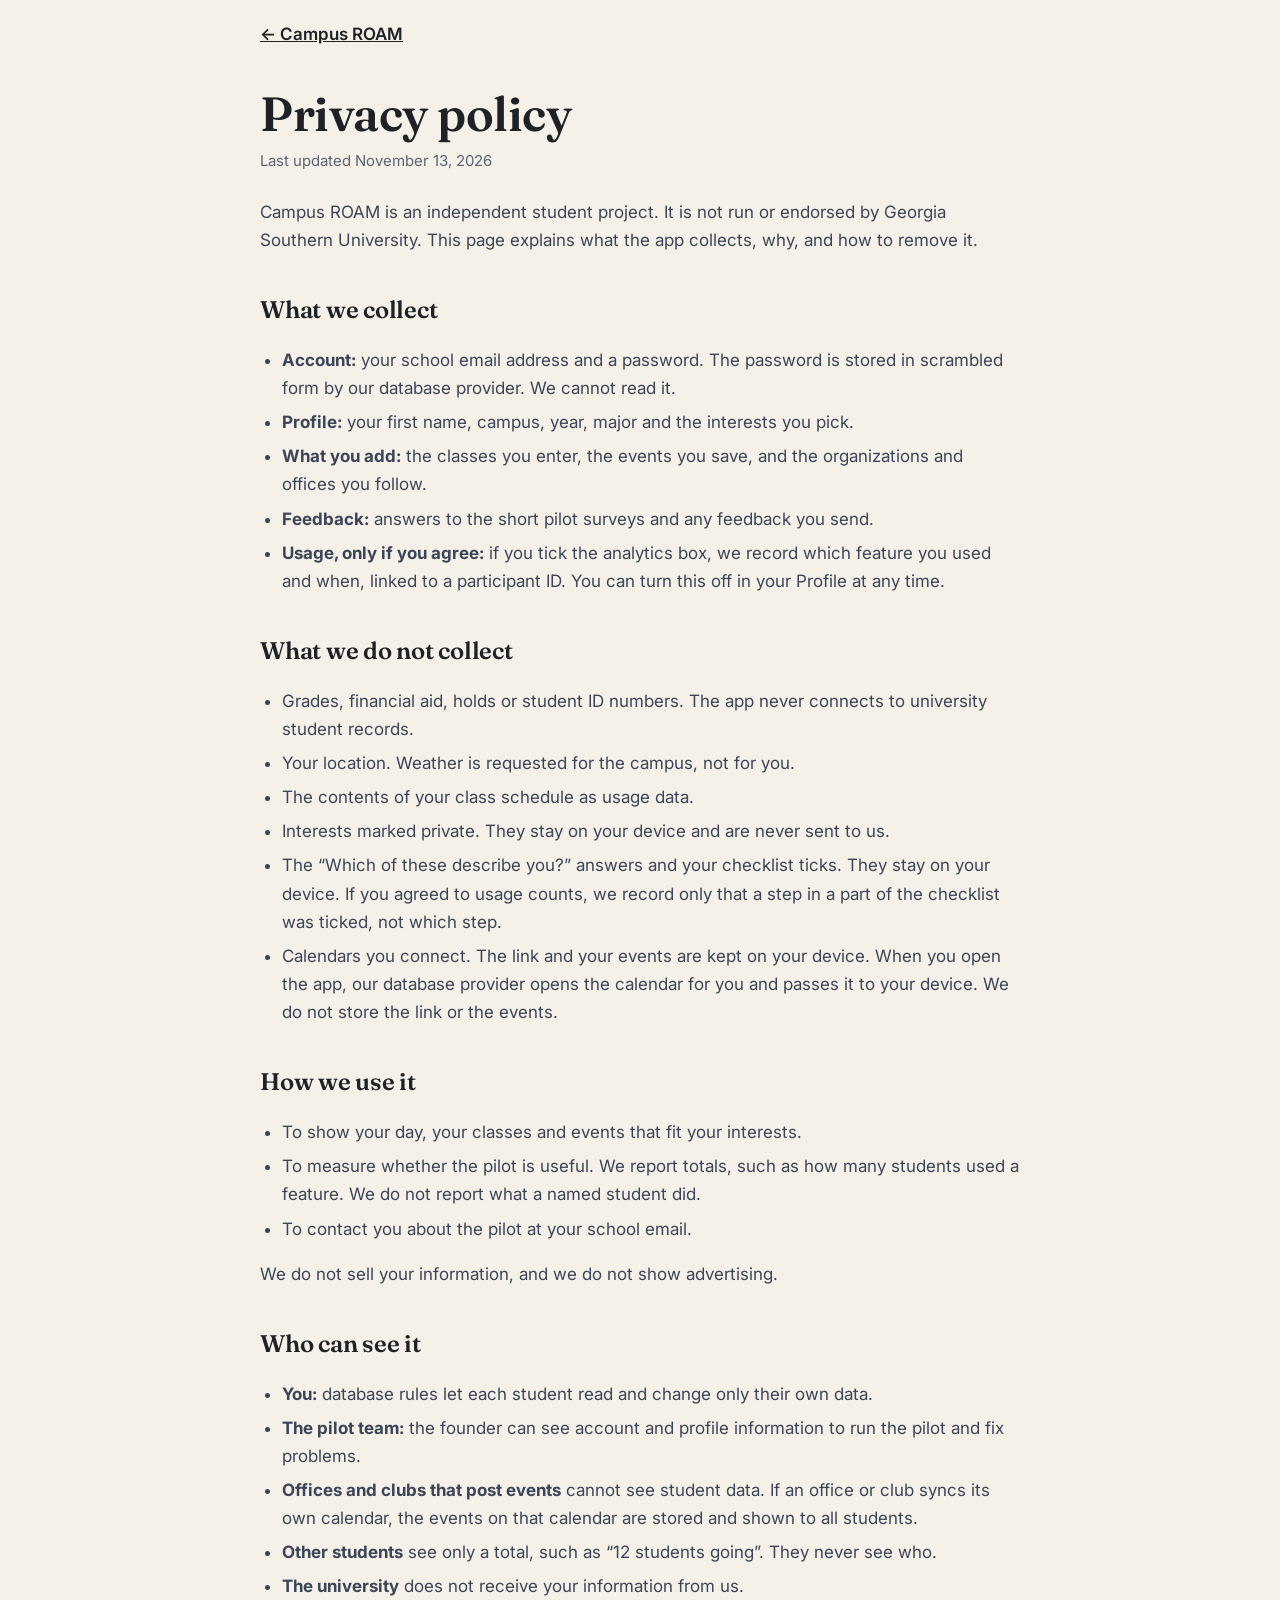
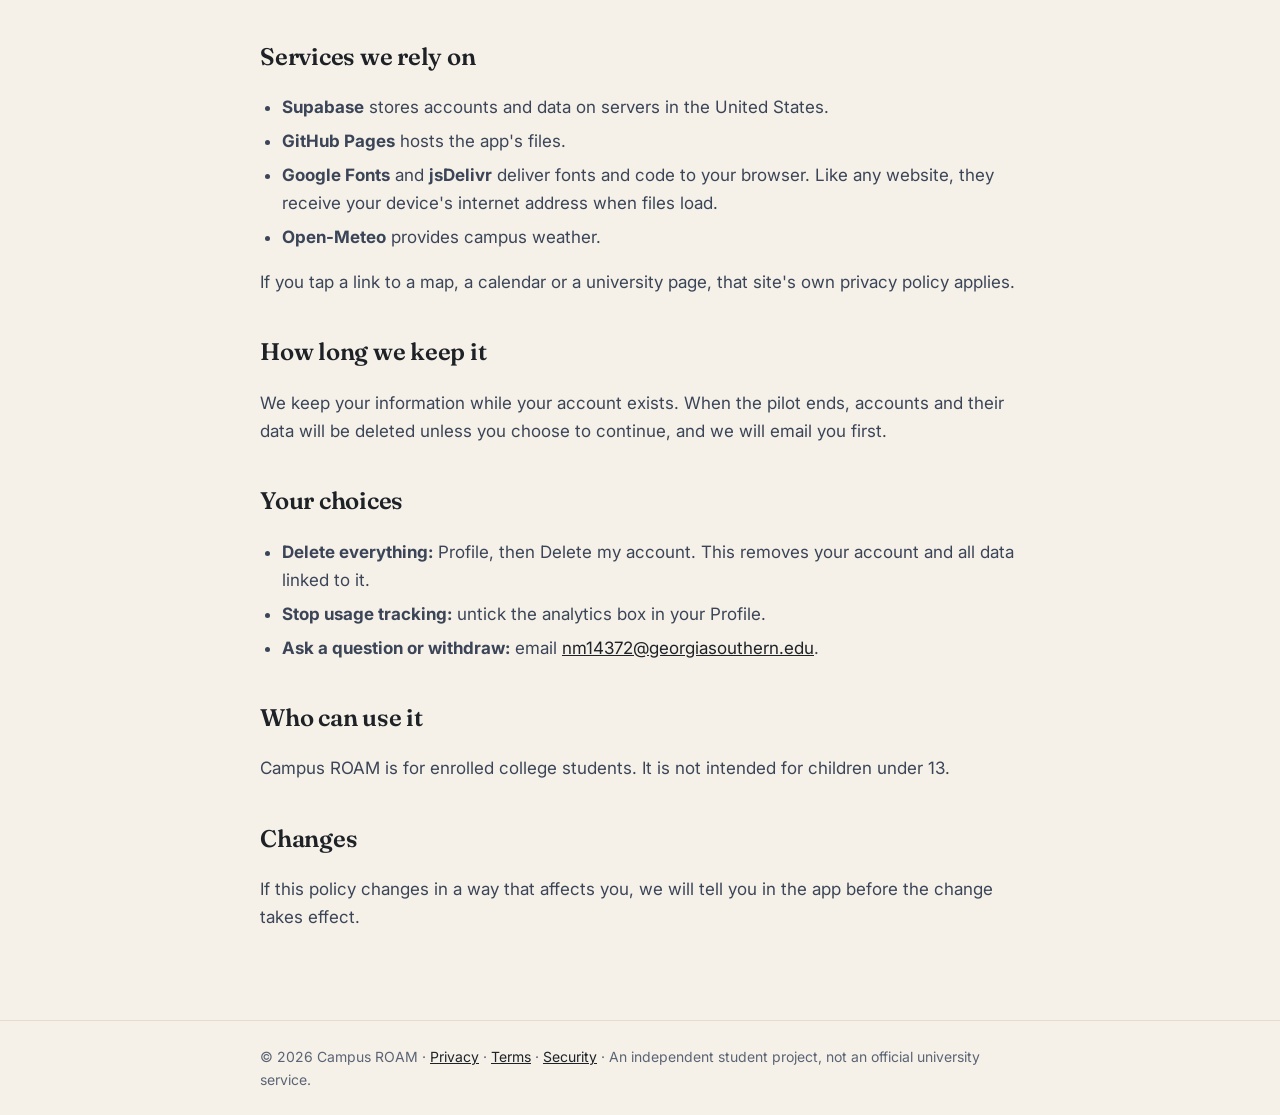
<file: about/privacy.html>
<!doctype html>
<html lang="en">
<head>
<meta charset="utf-8">
<meta name="viewport" content="width=device-width, initial-scale=1">
<title>Privacy policy | Campus ROAM</title>
<meta name="description" content="What Campus ROAM collects, why, and how to delete it.">
<meta name="theme-color" content="#1E2226">
<link rel="icon" href="data:image/svg+xml,%3Csvg xmlns='http://www.w3.org/2000/svg' viewBox='0 0 34 34'%3E%3Crect width='34' height='34' rx='9' fill='%231F5F58'/%3E%3Ccircle cx='17' cy='17' r='9.5' fill='none' stroke='%23F5F1E9' stroke-width='2'/%3E%3Cpath d='M17 9.5l2.6 7.5L17 24.5l-2.6-7.5z' fill='%23F5F1E9'/%3E%3C/svg%3E">
<link rel="preconnect" href="https://fonts.googleapis.com"><link rel="preconnect" href="https://fonts.gstatic.com" crossorigin>
<link rel="stylesheet" href="https://fonts.googleapis.com/css2?family=Fraunces:opsz,wght@9..144,500;9..144,600&family=Inter:wght@400;500;600;700&display=swap">
<style>
body{margin:0;background:#F5F1E9;font-family:Inter,system-ui,-apple-system,'Segoe UI',sans-serif;color:#1B2433;line-height:1.65;font-size:17px}
a{color:#1E2226}a:focus-visible{outline:3px solid #2864ab;outline-offset:3px;border-radius:6px}
h1,h2{font-family:Fraunces,Georgia,'Times New Roman',serif;font-weight:600;color:#1E2226;letter-spacing:-0.01em}
h1{font-size:clamp(34px,5vw,48px);line-height:1.1;margin:0 0 8px}h2{font-size:24px;margin:36px 0 10px}
main{max-width:760px;margin:0 auto;padding:40px 24px 72px}p,li{color:#3B4557}ul{padding-left:22px}li{margin:6px 0}
.top{max-width:760px;margin:0 auto;padding:20px 24px 0;font-weight:600}.note{background:#fff;border:1px solid #E4DCCD;border-left:4px solid #1F5F58;border-radius:10px;padding:14px 18px;color:#1E2226}
.meta{color:#5B6474;font-size:15px;margin:0 0 24px}footer{border-top:1px solid #E4DCCD;color:#5B6474;font-size:14px}footer div{max-width:760px;margin:0 auto;padding:24px}
</style>
</head>
<body>
<div class="top"><a href="./">&larr; Campus ROAM</a></div>
<main>
<h1>Privacy policy</h1>
<p class="meta">Last updated November 13, 2026</p>
<p>Campus ROAM is an independent student project. It is not run or endorsed by Georgia Southern University. This page explains what the app collects, why, and how to remove it.</p>
<h2>What we collect</h2>
<ul>
<li><b>Account:</b> your school email address and a password. The password is stored in scrambled form by our database provider. We cannot read it.</li>
<li><b>Profile:</b> your first name, campus, year, major and the interests you pick.</li>
<li><b>What you add:</b> the classes you enter, the events you save, and the organizations and offices you follow.</li>
<li><b>Feedback:</b> answers to the short pilot surveys and any feedback you send.</li>
<li><b>Usage, only if you agree:</b> if you tick the analytics box, we record which feature you used and when, linked to a participant ID. You can turn this off in your Profile at any time.</li>
</ul>
<h2>What we do not collect</h2>
<ul>
<li>Grades, financial aid, holds or student ID numbers. The app never connects to university student records.</li>
<li>Your location. Weather is requested for the campus, not for you.</li>
<li>The contents of your class schedule as usage data.</li>
<li>Interests marked private. They stay on your device and are never sent to us.</li>
<li>The “Which of these describe you?” answers and your checklist ticks. They stay on your device. If you agreed to usage counts, we record only that a step in a part of the checklist was ticked, not which step.</li>
<li>Calendars you connect. The link and your events are kept on your device. When you open the app, our database provider opens the calendar for you and passes it to your device. We do not store the link or the events.</li>
</ul>
<h2>How we use it</h2>
<ul>
<li>To show your day, your classes and events that fit your interests.</li>
<li>To measure whether the pilot is useful. We report totals, such as how many students used a feature. We do not report what a named student did.</li>
<li>To contact you about the pilot at your school email.</li>
</ul>
<p>We do not sell your information, and we do not show advertising.</p>
<h2>Who can see it</h2>
<ul>
<li><b>You:</b> database rules let each student read and change only their own data.</li>
<li><b>The pilot team:</b> the founder can see account and profile information to run the pilot and fix problems.</li>
<li><b>Offices and clubs that post events</b> cannot see student data. If an office or club syncs its own calendar, the events on that calendar are stored and shown to all students.</li>
<li><b>Other students</b> see only a total, such as “12 students going”. They never see who.</li>
<li><b>The university</b> does not receive your information from us.</li>
</ul>
<h2>Services we rely on</h2>
<ul>
<li><b>Supabase</b> stores accounts and data on servers in the United States.</li>
<li><b>GitHub Pages</b> hosts the app's files.</li>
<li><b>Google Fonts</b> and <b>jsDelivr</b> deliver fonts and code to your browser. Like any website, they receive your device's internet address when files load.</li>
<li><b>Open-Meteo</b> provides campus weather.</li>
</ul>
<p>If you tap a link to a map, a calendar or a university page, that site's own privacy policy applies.</p>
<h2>How long we keep it</h2>
<p>We keep your information while your account exists. When the pilot ends, accounts and their data will be deleted unless you choose to continue, and we will email you first.</p>
<h2>Your choices</h2>
<ul>
<li><b>Delete everything:</b> Profile, then Delete my account. This removes your account and all data linked to it.</li>
<li><b>Stop usage tracking:</b> untick the analytics box in your Profile.</li>
<li><b>Ask a question or withdraw:</b> email <a href="mailto:nm14372@georgiasouthern.edu">nm14372@georgiasouthern.edu</a>.</li>
</ul>
<h2>Who can use it</h2>
<p>Campus ROAM is for enrolled college students. It is not intended for children under 13.</p>
<h2>Changes</h2>
<p>If this policy changes in a way that affects you, we will tell you in the app before the change takes effect.</p>
</main>
<footer><div>&copy; 2026 Campus ROAM &middot; <a href="privacy.html">Privacy</a> &middot; <a href="terms.html">Terms</a> &middot; <a href="security.html">Security</a> &middot; An independent student project, not an official university service.</div></footer>
</body>
</html>
</file>
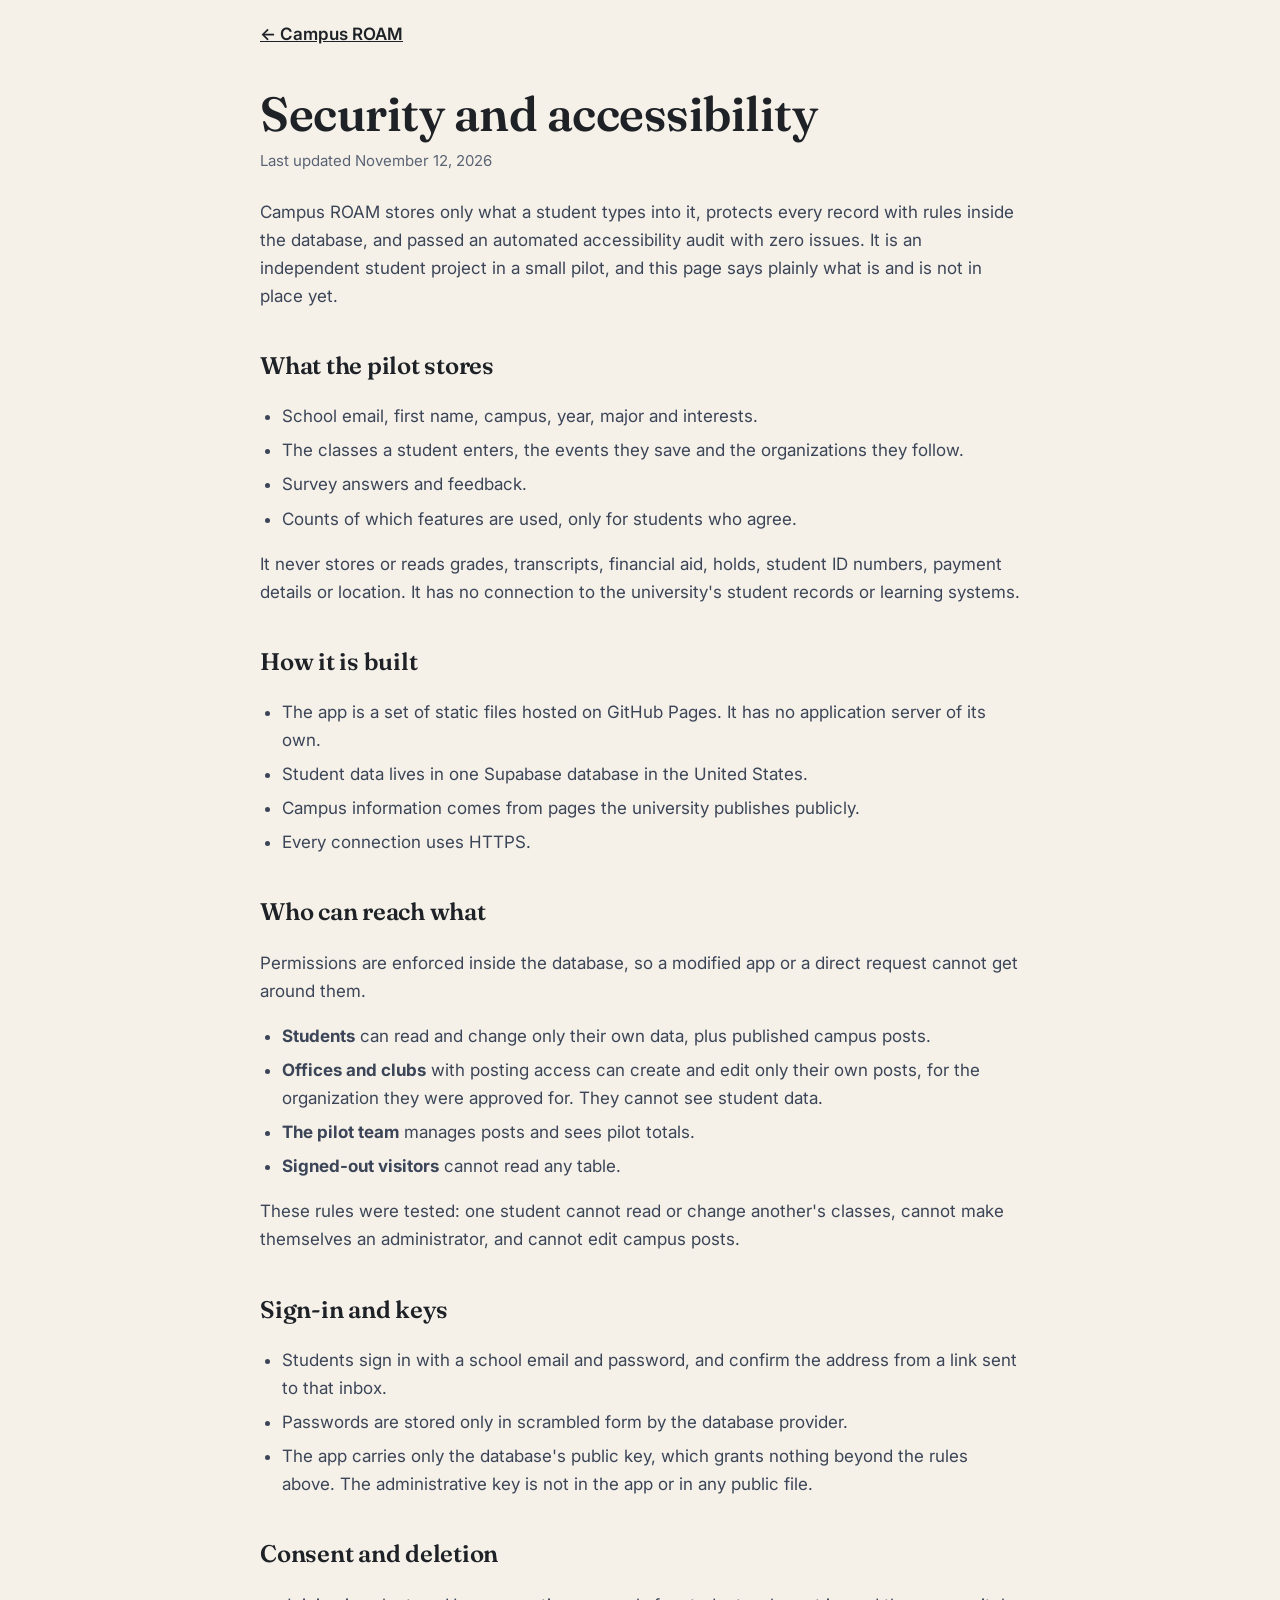
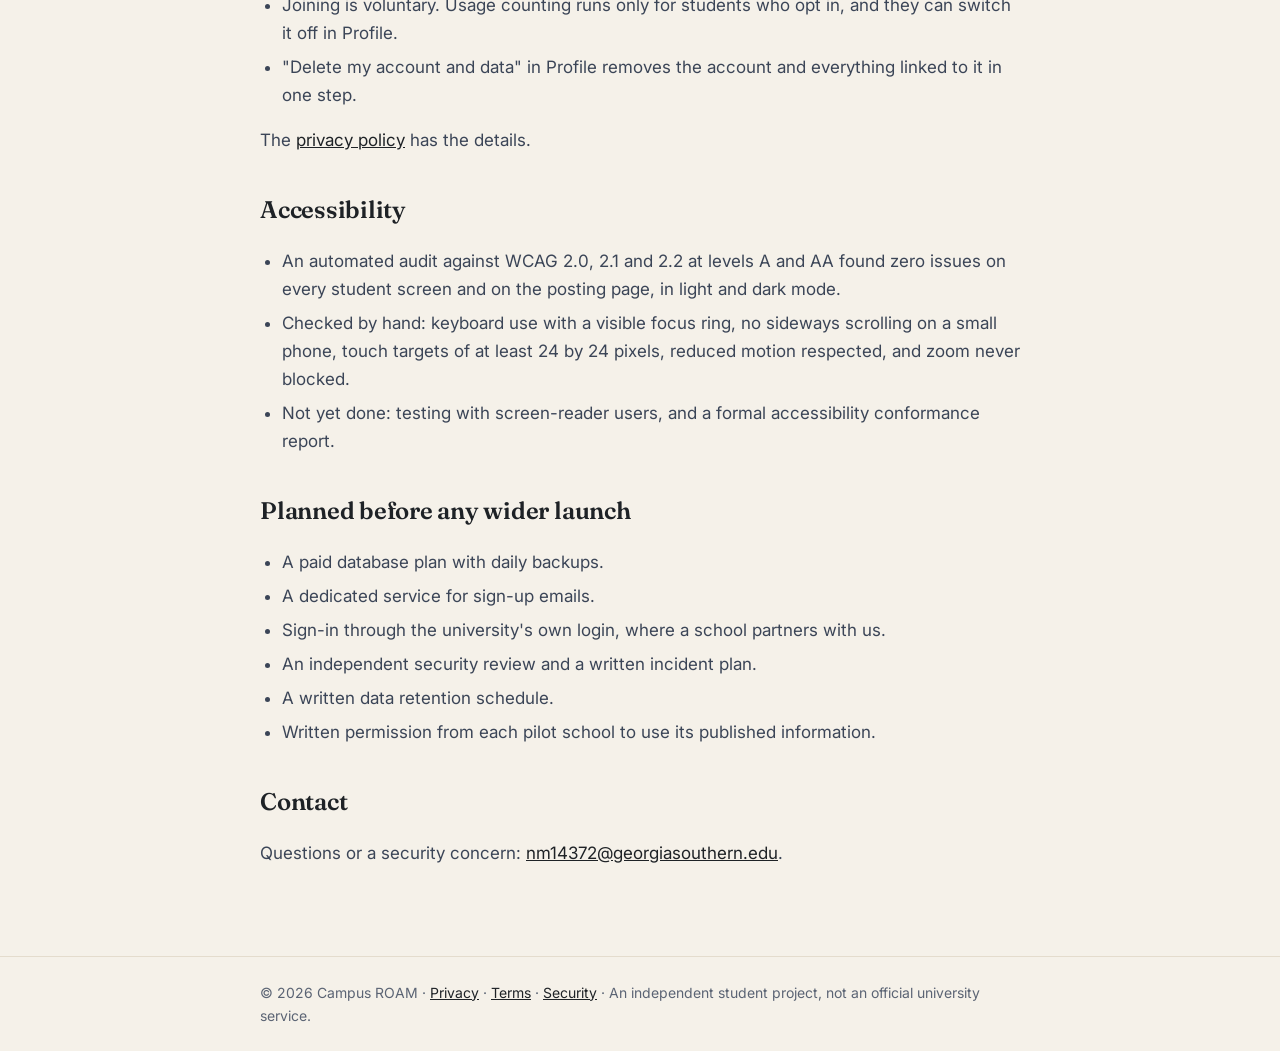
<file: about/security.html>
<!doctype html>
<html lang="en">
<head>
<meta charset="utf-8">
<meta name="viewport" content="width=device-width, initial-scale=1">
<title>Security and accessibility | Campus ROAM</title>
<meta name="description" content="How Campus ROAM protects student data and meets accessibility standards.">
<meta name="theme-color" content="#1E2226">
<link rel="icon" href="data:image/svg+xml,%3Csvg xmlns='http://www.w3.org/2000/svg' viewBox='0 0 34 34'%3E%3Crect width='34' height='34' rx='9' fill='%231F5F58'/%3E%3Ccircle cx='17' cy='17' r='9.5' fill='none' stroke='%23F5F1E9' stroke-width='2'/%3E%3Cpath d='M17 9.5l2.6 7.5L17 24.5l-2.6-7.5z' fill='%23F5F1E9'/%3E%3C/svg%3E">
<link rel="preconnect" href="https://fonts.googleapis.com"><link rel="preconnect" href="https://fonts.gstatic.com" crossorigin>
<link rel="stylesheet" href="https://fonts.googleapis.com/css2?family=Fraunces:opsz,wght@9..144,500;9..144,600&family=Inter:wght@400;500;600;700&display=swap">
<style>
body{margin:0;background:#F5F1E9;font-family:Inter,system-ui,-apple-system,'Segoe UI',sans-serif;color:#1B2433;line-height:1.65;font-size:17px}
a{color:#1E2226}a:focus-visible{outline:3px solid #2864ab;outline-offset:3px;border-radius:6px}
h1,h2{font-family:Fraunces,Georgia,'Times New Roman',serif;font-weight:600;color:#1E2226;letter-spacing:-0.01em}
h1{font-size:clamp(34px,5vw,48px);line-height:1.1;margin:0 0 8px}h2{font-size:24px;margin:36px 0 10px}
main{max-width:760px;margin:0 auto;padding:40px 24px 72px}p,li{color:#3B4557}ul{padding-left:22px}li{margin:6px 0}
.top{max-width:760px;margin:0 auto;padding:20px 24px 0;font-weight:600}.note{background:#fff;border:1px solid #E4DCCD;border-left:4px solid #1F5F58;border-radius:10px;padding:14px 18px;color:#1E2226}
.meta{color:#5B6474;font-size:15px;margin:0 0 24px}footer{border-top:1px solid #E4DCCD;color:#5B6474;font-size:14px}footer div{max-width:760px;margin:0 auto;padding:24px}
</style>
</head>
<body>
<div class="top"><a href="./">&larr; Campus ROAM</a></div>
<main>
<h1>Security and accessibility</h1>
<p class="meta">Last updated November 12, 2026</p>
<p>Campus ROAM stores only what a student types into it, protects every record with rules inside the database, and passed an automated accessibility audit with zero issues. It is an independent student project in a small pilot, and this page says plainly what is and is not in place yet.</p>
<h2>What the pilot stores</h2>
<ul>
<li>School email, first name, campus, year, major and interests.</li>
<li>The classes a student enters, the events they save and the organizations they follow.</li>
<li>Survey answers and feedback.</li>
<li>Counts of which features are used, only for students who agree.</li>
</ul>
<p>It never stores or reads grades, transcripts, financial aid, holds, student ID numbers, payment details or location. It has no connection to the university's student records or learning systems.</p>
<h2>How it is built</h2>
<ul>
<li>The app is a set of static files hosted on GitHub Pages. It has no application server of its own.</li>
<li>Student data lives in one Supabase database in the United States.</li>
<li>Campus information comes from pages the university publishes publicly.</li>
<li>Every connection uses HTTPS.</li>
</ul>
<h2>Who can reach what</h2>
<p>Permissions are enforced inside the database, so a modified app or a direct request cannot get around them.</p>
<ul>
<li><b>Students</b> can read and change only their own data, plus published campus posts.</li>
<li><b>Offices and clubs</b> with posting access can create and edit only their own posts, for the organization they were approved for. They cannot see student data.</li>
<li><b>The pilot team</b> manages posts and sees pilot totals.</li>
<li><b>Signed-out visitors</b> cannot read any table.</li>
</ul>
<p>These rules were tested: one student cannot read or change another's classes, cannot make themselves an administrator, and cannot edit campus posts.</p>
<h2>Sign-in and keys</h2>
<ul>
<li>Students sign in with a school email and password, and confirm the address from a link sent to that inbox.</li>
<li>Passwords are stored only in scrambled form by the database provider.</li>
<li>The app carries only the database's public key, which grants nothing beyond the rules above. The administrative key is not in the app or in any public file.</li>
</ul>
<h2>Consent and deletion</h2>
<ul>
<li>Joining is voluntary. Usage counting runs only for students who opt in, and they can switch it off in Profile.</li>
<li>"Delete my account and data" in Profile removes the account and everything linked to it in one step.</li>
</ul>
<p>The <a href="privacy.html">privacy policy</a> has the details.</p>
<h2>Accessibility</h2>
<ul>
<li>An automated audit against WCAG 2.0, 2.1 and 2.2 at levels A and AA found zero issues on every student screen and on the posting page, in light and dark mode.</li>
<li>Checked by hand: keyboard use with a visible focus ring, no sideways scrolling on a small phone, touch targets of at least 24 by 24 pixels, reduced motion respected, and zoom never blocked.</li>
<li>Not yet done: testing with screen-reader users, and a formal accessibility conformance report.</li>
</ul>
<h2>Planned before any wider launch</h2>
<ul>
<li>A paid database plan with daily backups.</li>
<li>A dedicated service for sign-up emails.</li>
<li>Sign-in through the university's own login, where a school partners with us.</li>
<li>An independent security review and a written incident plan.</li>
<li>A written data retention schedule.</li>
<li>Written permission from each pilot school to use its published information.</li>
</ul>
<h2>Contact</h2>
<p>Questions or a security concern: <a href="mailto:nm14372@georgiasouthern.edu">nm14372@georgiasouthern.edu</a>.</p>
</main>
<footer><div>&copy; 2026 Campus ROAM &middot; <a href="privacy.html">Privacy</a> &middot; <a href="terms.html">Terms</a> &middot; <a href="security.html">Security</a> &middot; An independent student project, not an official university service.</div></footer>
</body>
</html>
</file>
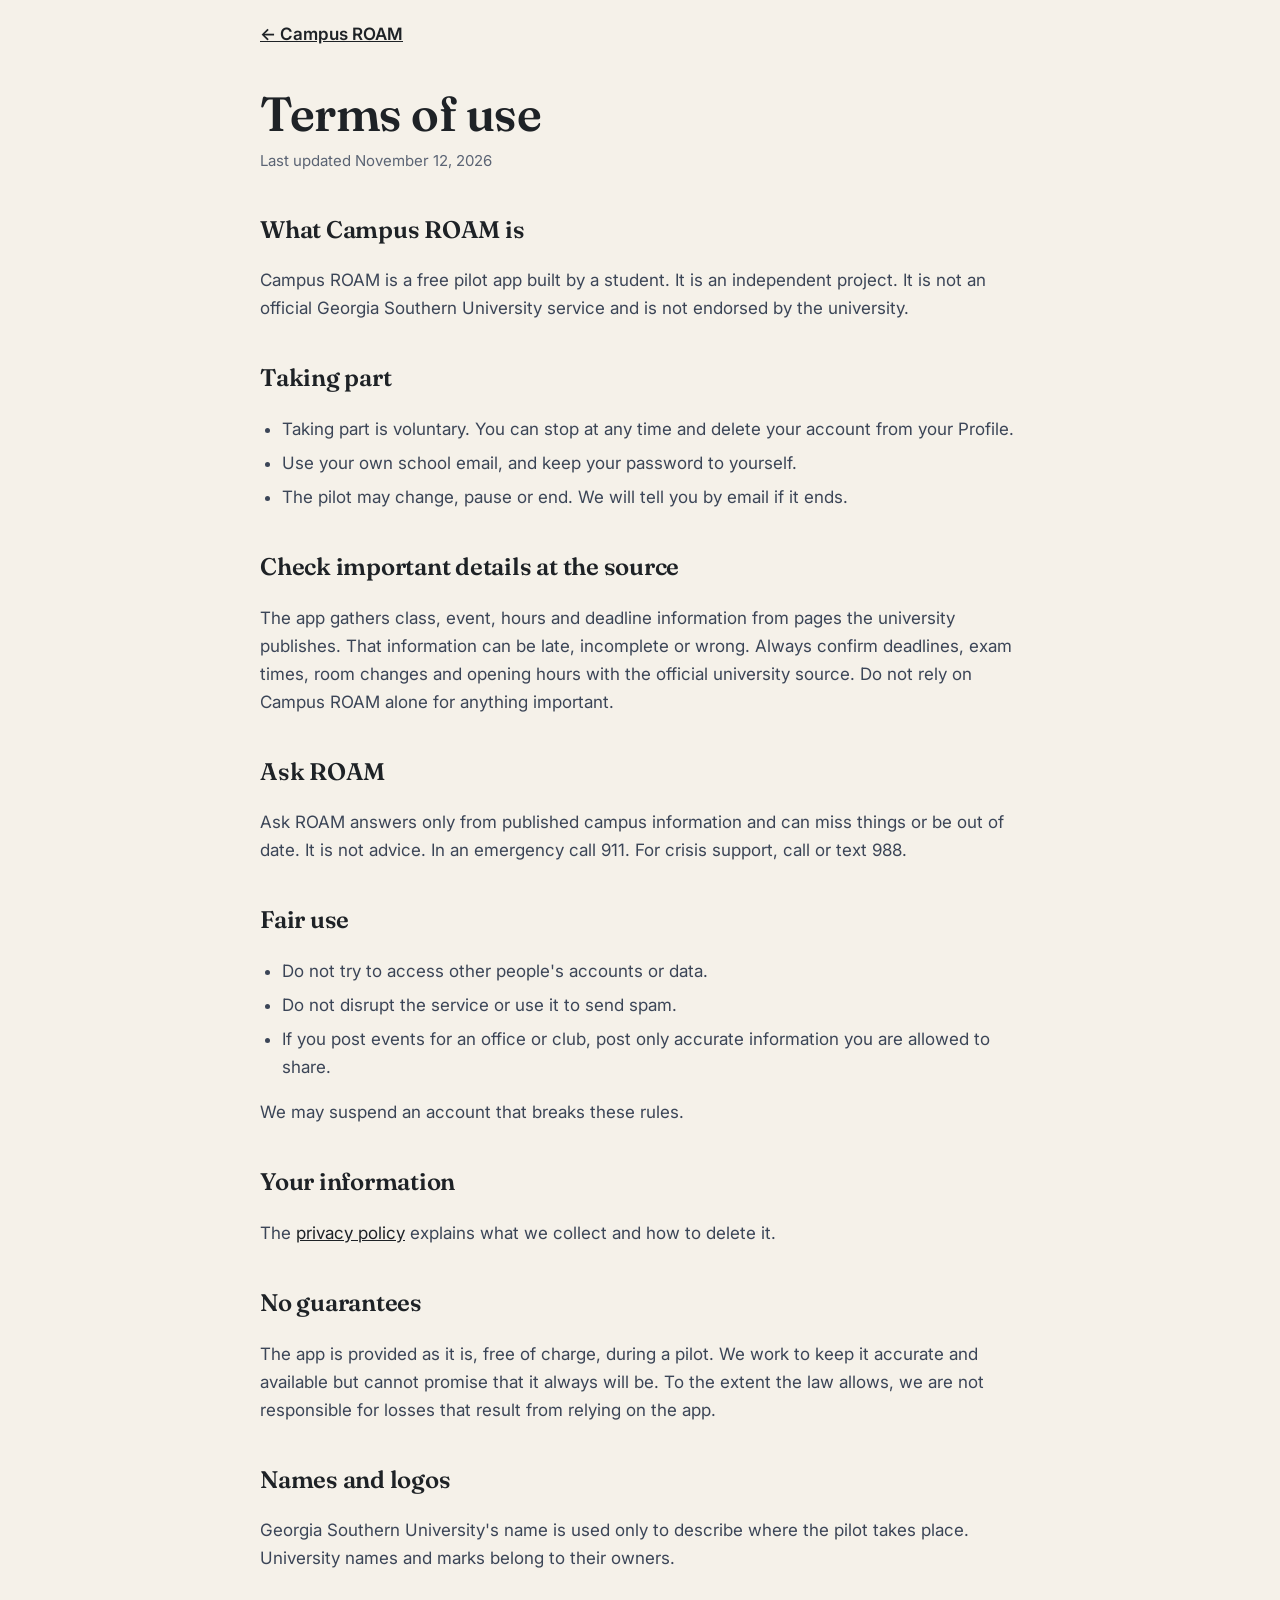
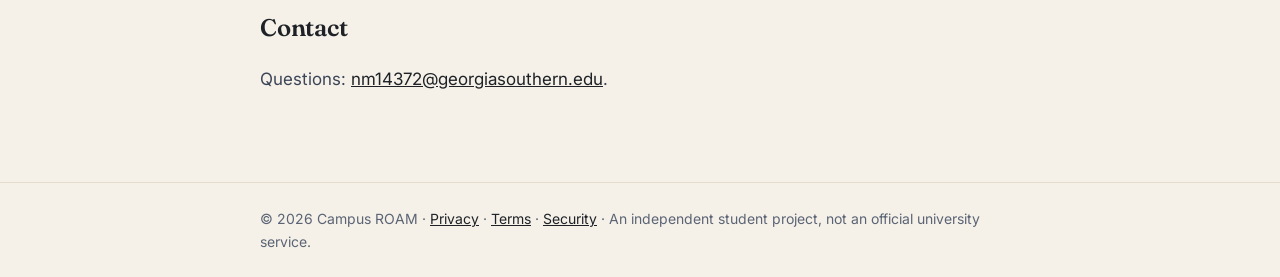
<file: about/terms.html>
<!doctype html>
<html lang="en">
<head>
<meta charset="utf-8">
<meta name="viewport" content="width=device-width, initial-scale=1">
<title>Terms of use | Campus ROAM</title>
<meta name="description" content="The rules for taking part in the Campus ROAM student pilot.">
<meta name="theme-color" content="#1E2226">
<link rel="icon" href="data:image/svg+xml,%3Csvg xmlns='http://www.w3.org/2000/svg' viewBox='0 0 34 34'%3E%3Crect width='34' height='34' rx='9' fill='%231F5F58'/%3E%3Ccircle cx='17' cy='17' r='9.5' fill='none' stroke='%23F5F1E9' stroke-width='2'/%3E%3Cpath d='M17 9.5l2.6 7.5L17 24.5l-2.6-7.5z' fill='%23F5F1E9'/%3E%3C/svg%3E">
<link rel="preconnect" href="https://fonts.googleapis.com"><link rel="preconnect" href="https://fonts.gstatic.com" crossorigin>
<link rel="stylesheet" href="https://fonts.googleapis.com/css2?family=Fraunces:opsz,wght@9..144,500;9..144,600&family=Inter:wght@400;500;600;700&display=swap">
<style>
body{margin:0;background:#F5F1E9;font-family:Inter,system-ui,-apple-system,'Segoe UI',sans-serif;color:#1B2433;line-height:1.65;font-size:17px}
a{color:#1E2226}a:focus-visible{outline:3px solid #2864ab;outline-offset:3px;border-radius:6px}
h1,h2{font-family:Fraunces,Georgia,'Times New Roman',serif;font-weight:600;color:#1E2226;letter-spacing:-0.01em}
h1{font-size:clamp(34px,5vw,48px);line-height:1.1;margin:0 0 8px}h2{font-size:24px;margin:36px 0 10px}
main{max-width:760px;margin:0 auto;padding:40px 24px 72px}p,li{color:#3B4557}ul{padding-left:22px}li{margin:6px 0}
.top{max-width:760px;margin:0 auto;padding:20px 24px 0;font-weight:600}.note{background:#fff;border:1px solid #E4DCCD;border-left:4px solid #1F5F58;border-radius:10px;padding:14px 18px;color:#1E2226}
.meta{color:#5B6474;font-size:15px;margin:0 0 24px}footer{border-top:1px solid #E4DCCD;color:#5B6474;font-size:14px}footer div{max-width:760px;margin:0 auto;padding:24px}
</style>
</head>
<body>
<div class="top"><a href="./">&larr; Campus ROAM</a></div>
<main>
<h1>Terms of use</h1>
<p class="meta">Last updated November 12, 2026</p>
<h2>What Campus ROAM is</h2>
<p>Campus ROAM is a free pilot app built by a student. It is an independent project. It is not an official Georgia Southern University service and is not endorsed by the university.</p>
<h2>Taking part</h2>
<ul>
<li>Taking part is voluntary. You can stop at any time and delete your account from your Profile.</li>
<li>Use your own school email, and keep your password to yourself.</li>
<li>The pilot may change, pause or end. We will tell you by email if it ends.</li>
</ul>
<h2>Check important details at the source</h2>
<p>The app gathers class, event, hours and deadline information from pages the university publishes. That information can be late, incomplete or wrong. Always confirm deadlines, exam times, room changes and opening hours with the official university source. Do not rely on Campus ROAM alone for anything important.</p>
<h2>Ask ROAM</h2>
<p>Ask ROAM answers only from published campus information and can miss things or be out of date. It is not advice. In an emergency call 911. For crisis support, call or text 988.</p>
<h2>Fair use</h2>
<ul>
<li>Do not try to access other people's accounts or data.</li>
<li>Do not disrupt the service or use it to send spam.</li>
<li>If you post events for an office or club, post only accurate information you are allowed to share.</li>
</ul>
<p>We may suspend an account that breaks these rules.</p>
<h2>Your information</h2>
<p>The <a href="privacy.html">privacy policy</a> explains what we collect and how to delete it.</p>
<h2>No guarantees</h2>
<p>The app is provided as it is, free of charge, during a pilot. We work to keep it accurate and available but cannot promise that it always will be. To the extent the law allows, we are not responsible for losses that result from relying on the app.</p>
<h2>Names and logos</h2>
<p>Georgia Southern University's name is used only to describe where the pilot takes place. University names and marks belong to their owners.</p>
<h2>Contact</h2>
<p>Questions: <a href="mailto:nm14372@georgiasouthern.edu">nm14372@georgiasouthern.edu</a>.</p>
</main>
<footer><div>&copy; 2026 Campus ROAM &middot; <a href="privacy.html">Privacy</a> &middot; <a href="terms.html">Terms</a> &middot; <a href="security.html">Security</a> &middot; An independent student project, not an official university service.</div></footer>
</body>
</html>
</file>
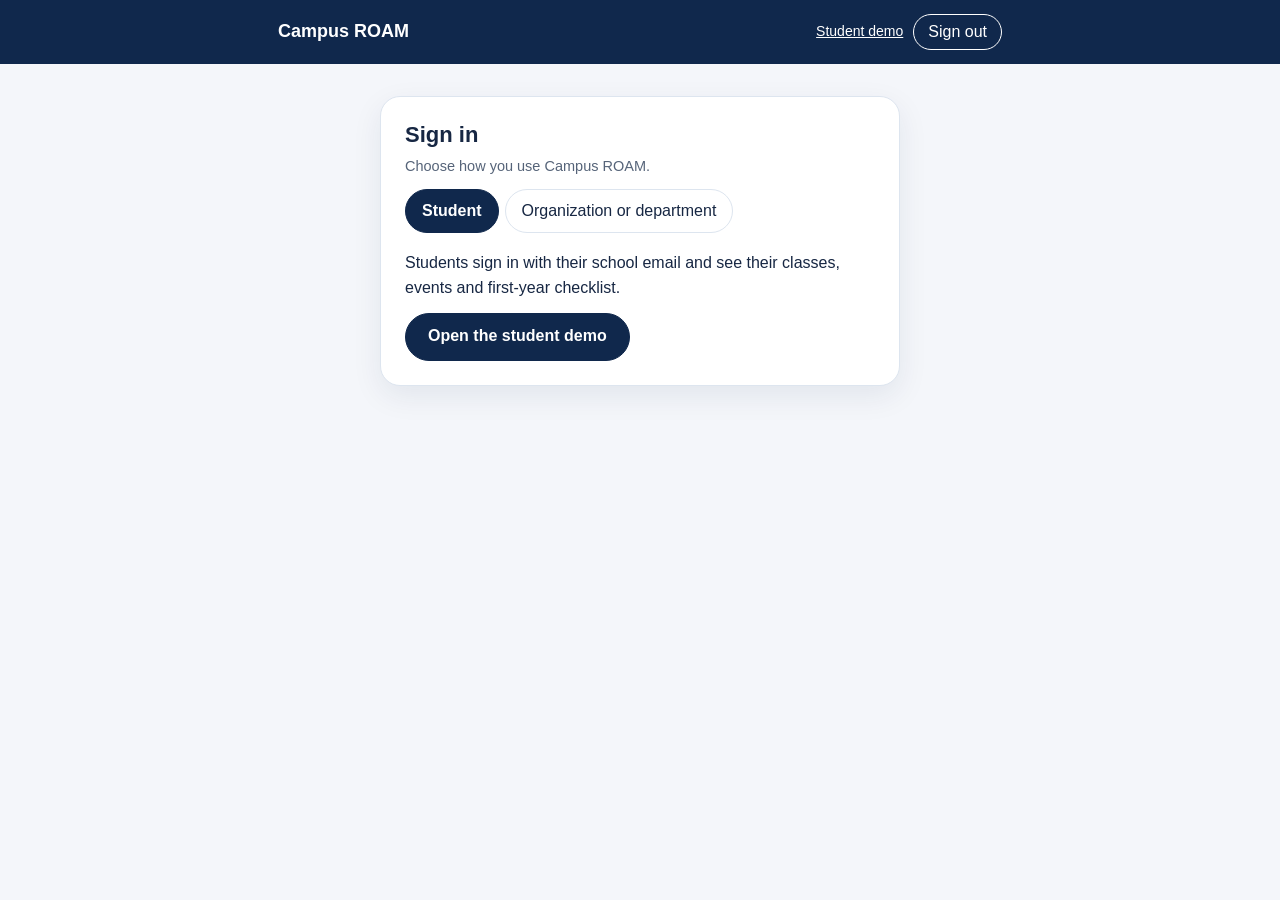
<file: demo/dashboard.html>
<!doctype html>
<html lang="en">
<head>
<meta charset="utf-8">
<meta name="viewport" content="width=device-width,initial-scale=1">
<title>Organizer preview · Campus ROAM</title>
<meta name="robots" content="noindex">
<style>
:root{--navy:#10284c;--gold:#e6b94a;--bg:#f4f6fa;--card:#fff;--ink:#172743;--muted:#566479;--line:#dde5ef;--blue:#256abf;--chip:#eef3fa;--focus:#1c5cab;--good:#1c6b53;--shadow:0 10px 30px rgba(16,40,76,.08)}
html[data-theme=dark]{--bg:#0f1622;--card:#182231;--ink:#eef2f8;--muted:#a9b6c8;--line:#2c3a4e;--blue:#6da7ec;--chip:#223043;--focus:#9ec5f4;--good:#86e2bf;--shadow:none}
*{box-sizing:border-box}body{margin:0;background:var(--bg);color:var(--ink);font:16px/1.55 Inter,ui-sans-serif,-apple-system,BlinkMacSystemFont,'Segoe UI',Roboto,sans-serif}
header{background:var(--navy);color:#fff}header .in{max-width:760px;margin:0 auto;padding:14px 18px;display:flex;gap:12px;align-items:center;justify-content:space-between;flex-wrap:wrap}
header h1{font-size:18px;margin:0;font-weight:650}header a{color:#fff;font-size:14px}
main{max-width:760px;margin:0 auto;padding:18px 16px 56px}
.card{background:var(--card);border:1px solid var(--line);border-radius:20px;padding:24px;margin:0 0 18px;box-shadow:var(--shadow)}
h2{font-size:22px;line-height:1.25;margin:0 0 6px}h3{font-size:16px;margin:22px 0 8px}p{margin:0 0 12px}.sub{color:var(--muted);font-size:14.5px}.small{font-size:13.5px;color:var(--muted)}
.row{display:flex;gap:10px;flex-wrap:wrap;align-items:center}
button{font:inherit;color:inherit}:focus-visible{outline:3px solid var(--focus);outline-offset:2px}
.tabs{display:flex;gap:6px;margin:0 0 18px;overflow-x:auto;padding:2px}.tabs button{min-height:44px;padding:8px 16px;border-radius:999px;border:1px solid var(--line);background:var(--card);cursor:pointer;white-space:nowrap}
.tabs button[aria-current=page],.seg button[aria-pressed=true],.chipbtn[aria-pressed=true]{background:var(--navy);color:#fff;border-color:var(--navy);font-weight:650}
html[data-theme=dark] .tabs button[aria-current=page],html[data-theme=dark] .seg button[aria-pressed=true],html[data-theme=dark] .chipbtn[aria-pressed=true],html[data-theme=dark] .cta{background:#dfe9f7;color:#10284c;border-color:#dfe9f7}
.seg{display:inline-flex;gap:6px;flex-wrap:wrap}.seg button,.chipbtn{min-height:44px;padding:8px 16px;border:1px solid var(--line);background:var(--card);border-radius:999px;cursor:pointer}
.cta{display:inline-flex;align-items:center;justify-content:center;min-height:48px;padding:10px 22px;border-radius:999px;border:1px solid var(--navy);background:var(--navy);color:#fff;font-weight:650;text-decoration:none;cursor:pointer}.cta[disabled]{opacity:.55;cursor:not-allowed}
.ghost{display:inline-flex;align-items:center;min-height:48px;padding:10px 18px;border-radius:999px;border:1px solid var(--line);background:var(--card);cursor:pointer}
.fld{display:block;font-weight:600;font-size:14.5px;margin:16px 0 6px}input,textarea{font:inherit;color:var(--ink);background:var(--card);border:1px solid #8794a8;border-radius:12px;padding:11px 13px;min-height:48px;width:100%}textarea{min-height:110px;resize:vertical}input[readonly]{background:var(--chip)}
.grid2{display:grid;grid-template-columns:1fr 1fr 1fr;gap:12px}
.steps{display:flex;gap:8px;margin:0 0 18px;padding:0;list-style:none}.steps li{flex:1;height:6px;border-radius:999px;background:var(--line)}.steps li.on{background:var(--gold)}
.info{background:var(--chip);border-radius:14px;padding:14px 16px;margin:16px 0 0}.info b{display:block;margin-bottom:2px}
.good{color:var(--good);font-weight:650}
.kpis{display:grid;grid-template-columns:repeat(3,1fr);gap:12px;margin:14px 0 6px}.kpi{background:var(--chip);border-radius:14px;padding:14px}.kpi b{display:block;font-size:26px;line-height:1.15}.kpi span{color:var(--muted);font-size:13.5px}
.ev{border-top:1px solid var(--line);padding:16px 0}.ev:first-of-type{border-top:0}.ev h3{margin:0;font-size:16px}.ev .when{color:var(--muted);font-size:14px;margin:2px 0 8px}
.stat{display:flex;gap:18px;flex-wrap:wrap;font-size:14px}.stat b{font-size:17px}
.tag{display:inline-block;font-size:12.5px;font-weight:650;padding:2px 9px;border-radius:999px;background:var(--chip);margin-left:6px;vertical-align:middle}
.push{border:1px solid var(--line);border-radius:14px;padding:12px 14px;margin-top:10px;background:var(--card)}.push small{color:var(--muted);display:block}
.gridwrap{overflow-x:auto}table{border-collapse:separate;border-spacing:3px;width:100%;min-width:480px}
th{font-size:12.5px;font-weight:600;color:var(--muted);text-align:center;padding:2px 4px}tbody th{text-align:right;white-space:nowrap;width:60px}
td{padding:0}td button{width:100%;min-height:40px;border:0;border-radius:6px;cursor:pointer;font-size:13px;font-weight:600}
td button.best{box-shadow:inset 0 0 0 3px var(--gold)}td button[aria-pressed=true]{outline:3px solid var(--ink);outline-offset:1px}
.legend{display:flex;gap:6px;align-items:center;font-size:12.5px;color:var(--muted);margin-top:8px;flex-wrap:wrap}.legend i{display:inline-block;width:22px;height:12px;border-radius:3px}
.olist{display:grid;gap:6px;max-height:280px;overflow:auto;margin-top:8px}.olist button{display:flex;justify-content:space-between;gap:10px;align-items:center;text-align:left;min-height:48px;padding:10px 14px;border:1px solid var(--line);border-radius:12px;background:var(--card);cursor:pointer}.olist small{color:var(--muted);white-space:nowrap}
ul.team{list-style:none;margin:0;padding:0;display:grid;gap:8px}ul.team li{display:flex;justify-content:space-between;align-items:center;gap:10px;padding:10px 14px;background:var(--chip);border-radius:12px;min-height:52px;overflow-wrap:anywhere}ul.team li.empty{color:var(--muted);background:transparent;border:1px dashed var(--line)}ul.team button{min-height:40px;padding:4px 14px;border-radius:999px;border:1px solid var(--line);background:var(--card);cursor:pointer;flex:0 0 auto}
ul.clean{margin:0;padding-left:20px}ul.clean li{margin-bottom:6px}
.demo{font-size:13.5px;color:var(--muted);text-align:center;margin:0 0 14px}
.banner{position:relative;border-radius:20px;overflow:hidden;min-height:170px;display:flex;align-items:flex-end;margin:0 0 14px;background:#10284c center/cover no-repeat;color:#fff}
.banner::before{content:"";position:absolute;inset:0;background:linear-gradient(180deg,rgba(8,20,40,.15),rgba(8,20,40,.8))}
.banner .bin{position:relative;width:100%;padding:20px 22px;display:flex;justify-content:space-between;align-items:flex-end;gap:12px;flex-wrap:wrap}
.banner p{margin:0;font-size:15px}.banner h2{margin:0;font-size:26px;color:#fff}
.banner button{min-height:44px;padding:8px 16px;border-radius:999px;border:1px solid #fff;background:rgba(8,20,40,.55);color:#fff;cursor:pointer}
@media(max-width:620px){.banner h2{font-size:22px}.card{padding:18px}.grid2{grid-template-columns:1fr}.kpis{gap:8px}.kpi{padding:10px}.kpi b{font-size:21px}h2{font-size:20px}}
</style>
</head>
<body>
<header><div class="in"><h1 id="hTitle" tabindex="-1">Campus ROAM</h1><span class="row"><a href="./">Student demo</a><button type="button" id="signOut" class="ghost" style="min-height:36px;padding:4px 14px;background:transparent;color:#fff;border-color:#fff" hidden>Sign out</button></span></div></header>
<main>
<section id="signin" class="card" style="max-width:520px;margin:14px auto">
 <h2>Sign in</h2>
 <p class="sub">Choose how you use Campus ROAM.</p>
 <div class="seg" role="group" aria-label="I am signing in as" id="whoSeg"></div>
 <div id="whoStudent" style="margin-top:18px"><p>Students sign in with their school email and see their classes, events and first-year checklist.</p><a class="cta" href="./">Open the student demo</a></div>
 <form id="orgForm" style="margin-top:6px" hidden novalidate>
  <label class="fld" for="orgSearch">Find your organization or department</label>
  <input id="orgSearch" type="search" autocomplete="off" placeholder="Start typing a name" aria-describedby="orgHint">
  <p class="small" id="orgHint" role="status" style="margin:6px 0 0"></p>
  <div id="orgList" class="olist"></div>
  <div id="cred" hidden>
   <label class="fld" for="uName">Username</label><input id="uName" autocomplete="off" readonly>
   <label class="fld" for="uPass">Password</label><input id="uPass" type="password" autocomplete="off" value="demo-password">
   <p class="small" style="margin:8px 0 16px">ROAM gives each department and organization a username and a starting password. In this demo any password works.</p>
   <button class="cta" type="submit">Sign in</button>
  </div>
 </form>
</section>

<div id="dash" hidden>
 <div class="banner" id="banner"><div class="bin"><div><p>Welcome,</p><h2 id="bName"></h2></div><button type="button" id="bEdit" aria-expanded="false" aria-controls="bPanel">Change banner</button></div></div>
 <div class="card" id="bPanel" hidden>
  <h3 style="margin-top:0">Your banner</h3><p class="sub">Students see this at the top of your page in ROAM.</p>
  <label class="fld" for="bFile">Upload a picture</label><input id="bFile" type="file" accept="image/*">
  <p class="small" style="margin:8px 0 14px">Wide pictures work best. Or pick a colour:</p>
  <div class="seg" role="group" aria-label="Banner colour" id="bSeg"></div>
  <p class="small" id="bMsg" role="status" style="margin:10px 0 0"></p>
  <div class="row" style="margin-top:14px"><button type="button" class="ghost" id="bDone">Done</button></div>
 </div>
 <p class="demo">Demo with sample numbers. Nothing here is saved or sent.</p>
 <nav class="tabs" aria-label="Organizer sections" id="tabs"></nav>
 <div id="view"></div>
</div>
</main>
<script src="../data.js"></script>
<script>
(()=>{
try{const t=localStorage.getItem('roam-theme');if(t==='dark'||(!t&&matchMedia('(prefers-color-scheme: dark)').matches))document.documentElement.dataset.theme='dark'}catch(e){}
const dark=document.documentElement.dataset.theme==='dark';
const $=s=>document.querySelector(s),esc=s=>String(s).replace(/[&<>"']/g,c=>({'&':'&amp;','<':'&lt;','>':'&gt;','"':'&quot;',"'":'&#39;'}[c]));
const DAYS=['Mon','Tue','Wed','Thu','Fri'],DAYF=['Monday','Tuesday','Wednesday','Thursday','Friday'],HRS=[8,9,10,11,12,13,14,15,16,17,18,19];
const hr=h=>(h%12||12)+(h<12?' AM':' PM'),p2=n=>String(n).padStart(2,'0');
const RAMP=dark?['#0d366b','#184f95','#256abf','#5598e7','#9ec5f4','#cde2fb']:['#cde2fb','#9ec5f4','#5598e7','#256abf','#184f95','#0d366b'];
const INK=dark?['#fff','#fff','#fff','#0b1a30','#0b1a30','#0b1a30']:['#0b1a30','#0b1a30','#0b1a30','#fff','#fff','#fff'];
const INTERESTS=[['Career',940],['Leadership',610],['Service',520],['Fitness',700],['Music',450],['Arts',330],['Faith',410],['Gaming',380],['Culture',360],['Free food',880]];
const CLUBS=[['Marketing Association',1,18],['Finance Club',1,18],['Gaming Guild',1,19],['Student Government',2,18],['Service Council',2,18],['Dance Team',2,19],['Chess Club',2,17],['Pre-Law Society',1,17],['Photography Club',3,18],['Entrepreneurship Club',3,17],['Gospel Choir',3,19],['International Club',0,18],['Outdoor Adventures',0,17],['Debate Team',3,18],['Robotics Team',2,16],['Film Society',4,16],['Run Club',0,8],['Women in Business',1,12]];
const hash=s=>{let h=7;for(const c of String(s))h=(h*31+c.charCodeAt(0))>>>0;return h};
const CURVE={8:.34,9:.52,10:.63,11:.6,12:.38,13:.47,14:.5,15:.36,16:.24,17:.15,18:.1,19:.06};
const busy=(g,d,h)=>{const j=((hash(g+d+h)%21)-10)/100,tr=(d===1||d===3)?((h===9||h===12||h===14)?.12:-.05):0,fri=d===4?-.14:0;return Math.min(.92,Math.max(.03,CURVE[h]+j+tr+fri))};
const clubsAt=(d,h)=>CLUBS.filter(c=>c[1]===d&&c[2]===h);
const D=window.ROAM_DATA||{},COL=(D.academics||{}).colleges||[],MAJ=(D.academics||{}).majors||[];
let LIST=[...COL.flatMap(c=>(c.departments||[]).map(d=>({name:d.name,type:'dept',id:d.id,college:c}))),...(((D.orgs||{}).orgs)||[]).map(o=>({name:o.name,type:'org'}))];
if(!LIST.length)LIST=[{name:'Marketing',type:'dept'},{name:'Sample service club',type:'org'}];
LIST.sort((a,b)=>a.name.localeCompare(b.name));
const nDept=LIST.filter(x=>x.type==='dept').length,nOrg=LIST.length-nDept;
let log=[];const ME='advisor@example.edu',act=(t,who,daysAgo=0)=>{const w=new Date();w.setDate(w.getDate()-daysAgo);log[daysAgo?'push':'unshift']({who:who||ME,t,when:w})},ago=d=>{const n=Math.round((Date.now()-d)/864e5);return n<1?'Today, '+d.toLocaleTimeString('en-US',{hour:'numeric',minute:'2-digit'}):n===1?'Yesterday':n+' days ago'};
let who='student',chosen=null,tab='add',mode='one',step=1,layer='best',sel=null,team=[],majors=[],events=[],draft=null,done=null,imported=false;
const isDept=()=>chosen&&chosen.type==='dept';
const groups=()=>{const g=INTERESTS.filter(i=>draft.interests.has(i[0]));if(isDept()&&draft.majors)g.push(...majors);return g};
const total=()=>groups().reduce((t,g)=>t+g[1],0);
const freePct=(d,h)=>{const gs=groups(),t=gs.reduce((a,g)=>a+g[1],0);if(!t)return 0;return Math.round(gs.reduce((a,g)=>a+g[1]*(1-busy(g[0],d,h)),0)/t*100)};
const score=(d,h)=>Math.max(0,freePct(d,h)-clubsAt(d,h).length*9-(h<9||h>18?12:0)-(d===4&&h>=15?40:d===4&&h>=13?15:0));
const topSlots=n=>{const all=[];DAYS.forEach((_,d)=>HRS.forEach(h=>all.push({d,h,s:score(d,h),f:freePct(d,h),c:clubsAt(d,h).length})));return all.sort((a,b)=>b.s-a.s||a.h-b.h).slice(0,n)};
const ymd=t=>`${t.getFullYear()}-${p2(t.getMonth()+1)}-${p2(t.getDate())}`;
const nextDate=d=>{const t=new Date();t.setDate(t.getDate()+3);while((t.getDay()+6)%7!==d)t.setDate(t.getDate()+1);return ymd(t)};
const at=(date,time,back=0)=>{const [y,m,d]=date.split('-').map(Number),[h,mi]=time.split(':').map(Number);const dt=new Date(y,m-1,d,h,mi-back);return dt.toLocaleDateString('en-US',{weekday:'short',month:'short',day:'numeric'})+', '+dt.toLocaleTimeString('en-US',{hour:'numeric',minute:'2-digit'})};
const newDraft=()=>({interests:new Set(isDept()?['Career']:['Service']),majors:true,date:'',start:'',end:'',title:'',place:'',bio:'',pin:isDept()});
function seg(el,items,cur,fn){if(!el)return;el.innerHTML=items.map(([k,l])=>`<button type="button" data-k="${k}" aria-pressed="${k===cur}">${l}</button>`).join('');el.onclick=e=>{const b=e.target.closest('button');if(b)fn(b.dataset.k)}}
const focusH=()=>{const h=$('#view h2');if(h){h.setAttribute('tabindex','-1');h.focus()}};

/* ---------- banner ---------- */
const BG={navy:'linear-gradient(135deg,#10284c,#256abf)',gold:'linear-gradient(135deg,#6b4500,#d9a52e)',green:'linear-gradient(135deg,#0f4c3a,#2f9e77)',sunset:'linear-gradient(135deg,#6d1b3a,#d9652f)'};
let banner={k:'navy',img:null};
const bKey=()=>'roam-demo-banner-'+chosen.name;
const saveB=()=>{try{localStorage.setItem(bKey(),JSON.stringify(banner))}catch(e){}};
const welcome=()=>isDept()&&!/^(department|school|college|office|division|center|institute)\b/i.test(chosen.name)?'Department of '+chosen.name:chosen.name;
function drawBanner(){$('#banner').style.backgroundImage=banner.img?`url("${banner.img}")`:BG[banner.k];$('#bName').textContent=welcome();seg($('#bSeg'),[['navy','Navy'],['gold','Gold'],['green','Green'],['sunset','Sunset']],banner.img?'':banner.k,k=>{banner={k,img:null};saveB();drawBanner();act('changed the banner');$('#bMsg').textContent='Banner updated.'})}
const bToggle=open=>{$('#bPanel').hidden=!open;$('#bEdit').setAttribute('aria-expanded',open)};
$('#bEdit').addEventListener('click',()=>bToggle($('#bPanel').hidden));
$('#bDone').addEventListener('click',()=>{bToggle(false);$('#bEdit').focus()});
$('#bFile').addEventListener('change',e=>{const f=e.target.files[0];if(!f)return;if(!/^image\//.test(f.type)){$('#bMsg').textContent='Choose a picture file, such as a JPG or PNG.';return}const r=new FileReader();r.onload=()=>{const im=new Image();im.onload=()=>{const w=Math.min(1400,im.width),c=document.createElement('canvas');c.width=w;c.height=Math.round(im.height*w/im.width);c.getContext('2d').drawImage(im,0,0,c.width,c.height);banner={k:'navy',img:c.toDataURL('image/jpeg',.82)};saveB();drawBanner();act('changed the banner picture');$('#bMsg').textContent='Your picture is now the banner.'};im.onerror=()=>{$('#bMsg').textContent='That picture could not be opened. Try another one.'};im.src=r.result};r.readAsDataURL(f)});

/* ---------- sign-in ---------- */
function drawSign(){seg($('#whoSeg'),[['student','Student'],['org','Organization or department']],who,k=>{who=k;drawSign();if(k==='org')$('#orgSearch').focus()});$('#whoStudent').hidden=who!=='student';$('#orgForm').hidden=who!=='org';if(who==='org')drawList()}
function drawList(){const q=$('#orgSearch').value.trim().toLowerCase(),m=LIST.filter(x=>!q||x.name.toLowerCase().includes(q)),show=m.slice(0,30);
 $('#orgHint').textContent=q?`${m.length} match${m.length===1?'':'es'}${m.length>30?'. Showing the first 30.':'.'}`:`${nDept} departments and ${nOrg} organizations.`;
 $('#orgList').innerHTML=show.map(x=>`<button type="button" data-i="${LIST.indexOf(x)}"><span>${esc(x.name)}</span><small>${x.type==='dept'?'Department':'Organization'}</small></button>`).join('')||'<p class="small">No match. Check the spelling, or ask the ROAM team to add you.</p>'}
$('#orgSearch').addEventListener('input',()=>{$('#cred').hidden=true;$('#orgList').hidden=false;drawList()});
$('#orgList').addEventListener('click',e=>{const b=e.target.closest('[data-i]');if(!b)return;chosen=LIST[+b.dataset.i];$('#orgSearch').value=chosen.name;$('#orgList').hidden=true;$('#cred').hidden=false;$('#orgHint').textContent=chosen.type==='dept'?'Academic department':'Student organization or office';$('#uName').value='gs-'+chosen.name.toLowerCase().replace(/[^a-z0-9]+/g,'-').replace(/^-|-$/g,'').slice(0,28);$('#uPass').focus()});
$('#orgForm').addEventListener('submit',e=>{e.preventDefault();if(chosen)enter()});
function enter(){
 const short=n=>n.replace(/\s*\([^)]*\)\s*$/,'');majors=[];
 if(isDept()){const mine=chosen.college?[...new Set(MAJ.filter(m=>m.college===chosen.college.id&&m.dept===chosen.id).map(m=>short(m.name)))]:[];majors=(mine.length?mine:[chosen.name]).slice(0,4).map(n=>[n,150+hash(n)%520])}
 team=[ME,'president@example.edu'];
 const seed=isDept()?[['Employer meet and greet',9,17],['Resume review night',16,18],['Meet the faculty lunch',-6,12],['Brand case competition',-13,16],['Advising drop-in',-20,14]]:[['Food pantry packing',8,17],['New member social',15,18],['Campus clean-up',-5,16],['Blood drive volunteers',-12,11],['Tutoring kickoff',-19,17]];
 events=seed.map(([t,off,h],i)=>{const dt=new Date();dt.setDate(dt.getDate()+off);const seen=260+hash(t)%620,eng=Math.round(seen*(.22+(hash(t+'e')%14)/100)),add=Math.round(eng*(.38+(hash(t+'a')%20)/100)),k=off>0?.42:1;return {title:t,date:ymd(dt),start:p2(h)+':00',seen:Math.round(seen*k),eng:Math.round(eng*k),add:Math.round(add*k),pin:isDept()&&i<2,past:off<0}});
 log=[];act('added the event “'+seed[1][0]+'”','president@example.edu',2);act('changed the banner',ME,5);act('edited “'+seed[0][0]+'”','president@example.edu',6);act('added president@example.edu as a user',ME,21);
 draft=newDraft();done=null;imported=false;tab='add';mode='one';step=1;sel=null;
 $('#signin').hidden=true;$('#dash').hidden=false;$('#signOut').hidden=false;$('#hTitle').textContent=chosen.name;banner={k:'navy',img:null};try{const s=JSON.parse(localStorage.getItem(bKey())||'null');if(s&&BG[s.k])banner=s}catch(e){}bToggle(false);$('#bFile').value='';$('#bMsg').textContent='';drawBanner();draw();scrollTo(0,0);$('#hTitle').focus()}
$('#signOut').addEventListener('click',()=>{$('#dash').hidden=true;$('#signin').hidden=false;$('#signOut').hidden=true;$('#hTitle').textContent='Campus ROAM';$('#cred').hidden=true;$('#orgList').hidden=false;$('#orgSearch').value='';chosen=null;drawSign()});

/* ---------- views ---------- */
function draw(){
 $('#tabs').innerHTML=[['add','Add event'],['events','My events'],['times','Best times'],['team','Admin']].map(([k,l])=>`<button type="button" data-tab="${k}" ${k===tab?'aria-current="page"':''}>${l}</button>`).join('');
 $('#view').innerHTML=tab==='add'?viewAdd():tab==='events'?viewEvents():tab==='times'?viewTimes():viewTeam();
 seg($('#modeSeg'),[['one','Add one event'],['import','Import my calendar']],mode,k=>{mode=k;draw()});
 seg($('#layerSeg'),[['best','Best overall'],['free','Students free'],['clubs','Club meetings']],layer,k=>{layer=k;draw()});
}
$('#tabs').addEventListener('click',e=>{const b=e.target.closest('[data-tab]');if(!b)return;tab=b.dataset.tab;draw();focusH()});

function viewAdd(){
 if(done)return `<div class="card"><h2>Your event is published</h2><p><b>${esc(done.title)}</b><br>${esc(at(done.date,done.start))}${done.place?' · '+esc(done.place):''}</p>
  <p class="good">About ${done.reach.toLocaleString()} students will see it in their feed.</p>
  ${done.pin?`<p>It will sit at the top of <b>Happening today</b> for students in your majors on the day.</p>`:''}
  <h3>Reminders that will go out</h3><p class="sub">Only to students who follow you. Two reminders, nothing more.</p>
  <div class="push"><small>${esc(at(done.date,done.start,1440))} · the day before</small><b>Tomorrow: ${esc(done.title)}</b><br>${esc(at(done.date,done.start))}${done.place?' at '+esc(done.place):''}</div>
  <div class="push"><small>${esc(at(done.date,done.start,60))} · one hour before</small><b>In 1 hour: ${esc(done.title)}</b><br>${done.place?esc(done.place)+'. ':''}Tap to see details.</div>
  <div class="row" style="margin-top:20px"><button type="button" class="cta" data-act="again">Add another event</button><button type="button" class="ghost" data-act="seeEvents">See my events</button></div></div>`;
 const head=`<div class="card"><div class="seg" role="group" aria-label="How to add events" id="modeSeg" style="margin-bottom:18px"></div>`;
 if(mode==='import')return head+`<h2>Import your calendar</h2><p class="sub">Already keep a Google, Outlook or Apple calendar? Paste its link once. ROAM brings in every event and keeps them up to date, so you never post twice.</p>
  ${imported?`<p class="good">8 events found and added to My events.</p><ul class="clean"><li>ROAM checks the calendar about every three hours.</li><li>Change an event in your calendar and it changes here.</li></ul><div class="row" style="margin-top:18px"><button type="button" class="cta" data-act="seeEvents">See my events</button></div>`:`<form id="impForm" novalidate><label class="fld" for="impUrl">Calendar link</label><input id="impUrl" type="url" autocomplete="off" value="https://calendar.google.com/calendar/ical/sample/public/basic.ics"><p class="small" style="margin:8px 0 16px">Every event on the calendar will be visible to students, so use one meant for the public.</p><button class="cta" type="submit">Import events</button></form>`}</div>`;
 const bar=`<ol class="steps" aria-hidden="true">${[1,2,3].map(i=>`<li class="${i<=step?'on':''}"></li>`).join('')}</ol><p class="small" style="margin:0 0 4px">Step ${step} of 3</p>`;
 if(step===1){const n=total();return head+bar+`<h2>Who is this event for?</h2><p class="sub">Pick the interests it fits. ROAM shows it to students who chose them.</p>
  <div class="row" role="group" aria-label="Interests">${INTERESTS.map(i=>`<button type="button" class="chipbtn" data-int="${i[0]}" aria-pressed="${draft.interests.has(i[0])}">${i[0]}</button>`).join('')}</div>
  ${isDept()?`<h3>Your majors</h3><div class="row"><button type="button" class="chipbtn" data-act="majors" aria-pressed="${draft.majors}">Include ${esc(majors.map(m=>m[0]).join(', '))} majors</button></div>`:''}
  <p class="good" role="status" style="margin:18px 0 0">${n?`About ${n.toLocaleString()} students match.`:'Pick at least one to continue.'}</p>
  <div class="row" style="margin-top:20px"><button type="button" class="cta" data-act="next" ${n?'':'disabled'}>Next: date and time</button></div></div>`}
 if(step===2){const top=topSlots(3);return head+bar+`<h2>When is it?</h2><p class="sub">These times have the most of your audience free and the fewest club meetings.</p>
  <div class="row" role="group" aria-label="Suggested times">${top.map(t=>{const dt=nextDate(t.d),v=dt+'|'+p2(t.h)+':00';return `<button type="button" class="chipbtn" data-slot="${v}" aria-pressed="${draft.date===dt&&draft.start===p2(t.h)+':00'}">${DAYF[t.d]} ${hr(t.h)} · ${t.f}% free</button>`}).join('')}</div>
  <div class="grid2"><div><label class="fld" for="fDate">Date</label><input id="fDate" type="date" value="${draft.date}"></div><div><label class="fld" for="fStart">Starts</label><input id="fStart" type="time" value="${draft.start}"></div><div><label class="fld" for="fEnd">Ends</label><input id="fEnd" type="time" value="${draft.end}"></div></div>
  <p class="small" id="whenMsg" role="status" style="margin:10px 0 0"></p>
  <div class="row" style="margin-top:20px"><button type="button" class="ghost" data-act="back">Back</button><button type="button" class="cta" data-act="next">Next: details</button><button type="button" class="ghost" data-act="times">See the whole week</button></div></div>`}
 return head+bar+`<h2>Tell students about it</h2>
  <label class="fld" for="fTitle">Event name</label><input id="fTitle" maxlength="80" value="${esc(draft.title)}" placeholder="Internship panel">
  <label class="fld" for="fPlace">Where</label><input id="fPlace" maxlength="80" value="${esc(draft.place)}" placeholder="Building and room">
  <label class="fld" for="fBio">Description</label><textarea id="fBio" maxlength="500" placeholder="What happens, who should come, what to bring">${esc(draft.bio)}</textarea>
  ${isDept()?`<div class="info"><label style="display:flex;gap:10px;align-items:flex-start;cursor:pointer"><input type="checkbox" id="fPin" ${draft.pin?'checked':''} style="width:22px;height:22px;min-height:0;flex:0 0 22px;margin-top:2px;padding:0"><span><b>Pin to the top of “Happening today”</b>For students in your majors, on the day of the event. Departments only.</span></label></div>`:''}
  <div class="info"><b>Reminders</b>Students who follow you get two reminders: the day before and one hour before. ROAM sends nothing else.</div>
  <p class="small" id="detMsg" role="status" style="margin:10px 0 0"></p>
  <div class="row" style="margin-top:20px"><button type="button" class="ghost" data-act="back">Back</button><button type="button" class="cta" data-act="publish">Publish event</button></div></div>`;
}
function viewEvents(){
 const up=events.filter(e=>!e.past).sort((a,b)=>a.date.localeCompare(b.date)),past=events.filter(e=>e.past).sort((a,b)=>b.date.localeCompare(a.date)),sum=k=>events.reduce((t,e)=>t+e[k],0);
 const row=e=>`<div class="ev"><h3>${esc(e.title)}${e.pin?'<span class="tag">Pinned for your majors</span>':''}${e.synced?'<span class="tag">From your calendar</span>':''}</h3><p class="when">${esc(at(e.date,e.start))}${e.past?'':' · reminders set for the day before and one hour before'}</p><div class="stat"><span><b>${e.seen.toLocaleString()}</b> saw it</span><span><b>${e.eng.toLocaleString()}</b> opened it</span><span><b>${e.add.toLocaleString()}</b> added it to their schedule</span></div></div>`;
 return `<div class="card"><h2>This semester</h2><p class="sub">${events.length} events. How many students saw each one, opened it, and added it to their own schedule.</p>
  <div class="kpis"><div class="kpi"><b>${sum('seen').toLocaleString()}</b><span>Saw your events</span></div><div class="kpi"><b>${sum('eng').toLocaleString()}</b><span>Opened one</span></div><div class="kpi"><b>${sum('add').toLocaleString()}</b><span>Added to schedule</span></div></div>
  <div class="row" style="margin-top:14px"><button type="button" class="cta" data-act="again">Add event</button></div></div>
  <div class="card"><h2>Coming up</h2>${up.map(row).join('')||'<p class="sub">Nothing scheduled yet.</p>'}</div>
  <div class="card"><h2>Past events</h2>${past.map(row).join('')||'<p class="sub">No past events yet.</p>'}</div>`;
}
function viewTimes(){
 const n=total(),top=topSlots(3),isTop=(d,h)=>n&&top.some(t=>t.d===d&&t.h===h),p=sel||top[0];
 const cap=layer==='free'?'Percent of your audience not in class':layer==='clubs'?'Number of clubs with a standing meeting':'Score out of 100. Higher means more students free and fewer competing meetings.';
 const f=freePct(p.d,p.h),cl=clubsAt(p.d,p.h);
 return `<div class="card"><h2>Best times this week</h2><p class="sub">For the audience of the event you are adding: about ${n.toLocaleString()} students. Tap an hour for the detail.</p>
  <div class="seg" role="group" aria-label="What the grid shows" id="layerSeg" style="margin-bottom:12px"></div>
  <div class="gridwrap"><table id="grid"><caption class="small" style="text-align:left;caption-side:top;margin-bottom:6px">${cap}</caption><thead><tr><td></td>${DAYS.map((d,i)=>`<th scope="col"><abbr title="${DAYF[i]}">${d}</abbr></th>`).join('')}</tr></thead><tbody>${HRS.map(h=>`<tr><th scope="row">${hr(h)}</th>${DAYS.map((_,d)=>{const fr=freePct(d,h),c=clubsAt(d,h).length,v=layer==='free'?fr:layer==='clubs'?Math.min(100,c*34):score(d,h),txt=layer==='clubs'?c:(layer==='free'?fr+'%':score(d,h)),s=Math.min(5,Math.floor(v/100*6));return `<td><button type="button" data-d="${d}" data-h="${h}" class="${isTop(d,h)?'best':''}" aria-pressed="${p.d===d&&p.h===h}" style="background:${RAMP[s]};color:${INK[s]}" aria-label="${DAYF[d]} ${hr(h)}: ${fr}% free, ${c} club meeting${c===1?'':'s'}${isTop(d,h)?', top time':''}">${txt}</button></td>`}).join('')}</tr>`).join('')}</tbody></table></div>
  <div class="legend"><span>${layer==='clubs'?'Fewer':'Lower'}</span>${RAMP.map(c=>`<i style="background:${c}"></i>`).join('')}<span>${layer==='clubs'?'More':'Higher'}</span><span style="margin-left:10px"><i style="background:transparent;box-shadow:inset 0 0 0 3px var(--gold)"></i> Top three</span></div>
  <div class="info" role="status"><b>${DAYF[p.d]}, ${hr(p.h)} to ${hr(p.h+1)}</b>${f}% of your audience is free, about ${Math.round(n*f/100).toLocaleString()} students. ${cl.length?'Meeting at the same time: '+cl.map(c=>esc(c[0])).join(', ')+'.':'No clubs have a standing meeting then.'}</div>
  <div class="row" style="margin-top:18px"><button type="button" class="cta" data-act="useSlot" data-slot="${nextDate(p.d)}|${p2(p.h)}:00">Use this time</button></div></div>
  <div class="card"><h2>When other clubs meet</h2><p class="sub">The busiest hours, so you can plan around them.</p><ul class="clean">${[...new Set(CLUBS.map(c=>c[1]+'|'+c[2]))].map(k=>{const [d,h]=k.split('|').map(Number);return {d,h,l:clubsAt(d,h)}}).filter(x=>x.l.length>1).map(x=>`<li><b>${DAYF[x.d]} ${hr(x.h)}</b>: ${x.l.map(c=>esc(c[0])).join(', ')}</li>`).join('')}</ul></div>`;
}
function viewTeam(msg,pmsg){
 return `<div class="card"><h2>Admin console</h2><p class="sub">Up to three people can manage this page. Add or remove someone when officers or staff change.</p>
  <ul class="team">${[0,1,2].map(i=>{if(!team[i])return `<li class="empty">Open seat ${i+1} of 3</li>`;const l=log.find(x=>x.who===team[i]);return `<li><span><b>${esc(team[i])}</b>${i?'':'<span class="tag" style="background:var(--card)">You</span>'}<br><span class="small">${l?'Last: '+esc(l.t)+' · '+ago(l.when):'No activity yet'}</span></span>${i?`<button type="button" data-rm="${i}" aria-label="Remove ${esc(team[i])}">Remove</button>`:''}</li>`}).join('')}</ul>
  <form id="teamForm" novalidate><label class="fld" for="tEmail">Add a person by school email</label><div class="row"><input id="tEmail" type="email" autocomplete="off" placeholder="name@georgiasouthern.edu" style="flex:1;min-width:200px" ${team.length>=3?'disabled':''}><button class="cta" type="submit">Add</button></div></form>
  <p class="small" id="teamMsg" role="status" style="margin:10px 0 0">${esc(msg||team.length+' of 3 seats used.')}</p></div>
  <div class="card"><h2>Who did what</h2><p class="sub">Every change to this page, newest first.</p><ul class="clean" style="list-style:none;padding:0">${log.slice(0,12).map(l=>`<li style="padding:8px 0;border-top:1px solid var(--line);margin:0"><b>${esc(l.who)}</b> ${esc(l.t)}<br><span class="small">${ago(l.when)}</span></li>`).join('')}</ul></div>
  <div class="card"><h2>Change the password</h2><p class="sub">ROAM set a starting password for ${esc(chosen.name)}. Change it here at any time.</p>
  <form id="passForm" novalidate><label class="fld" for="nPass">New password (at least 10 characters)</label><div class="row"><input id="nPass" type="password" autocomplete="off" style="flex:1;min-width:200px"><button class="cta" type="submit">Save</button></div></form>
  <p class="small" id="passMsg" role="status" style="margin:10px 0 0">${esc(pmsg||'')}</p></div>
  <div class="card"><h2>How student privacy is protected</h2><ul class="clean"><li>You see totals only, never a named student or one student’s schedule.</li><li>Any group smaller than 10 students is hidden.</li><li>Only students who agree are counted, and they can turn it off at any time.</li></ul></div>`;
}
const keep=()=>{const g=id=>$(id)?$(id).value:null;if(g('#fDate')!==null){draft.date=g('#fDate');draft.start=g('#fStart');draft.end=g('#fEnd')}if(g('#fTitle')!==null){draft.title=g('#fTitle').trim();draft.place=g('#fPlace').trim();draft.bio=g('#fBio').trim();if($('#fPin'))draft.pin=$('#fPin').checked}};
const setSlot=v=>{const [dt,tm]=v.split('|');draft.date=dt;draft.start=tm;draft.end=p2(+tm.slice(0,2)+1)+':00'};
$('#view').addEventListener('click',e=>{
 const b=e.target.closest('button');if(!b)return;const ds=b.dataset;
 if(ds.int){draft.interests.has(ds.int)?draft.interests.delete(ds.int):draft.interests.add(ds.int);draw();document.querySelector(`[data-int="${ds.int}"]`)?.focus();return}
 if(ds.slot&&!ds.act){keep();setSlot(ds.slot);draw();document.querySelector(`[data-slot="${ds.slot}"]`)?.focus();return}
 if(ds.d!==undefined&&ds.h!==undefined){sel={d:+ds.d,h:+ds.h};draw();document.querySelector(`button[data-d="${sel.d}"][data-h="${sel.h}"]`)?.focus();return}
 if(ds.rm!==undefined){const gone=team.splice(+ds.rm,1)[0];act('removed '+gone);$('#view').innerHTML=viewTeam(gone+' removed. They can no longer sign in to this page.');return}
 switch(ds.act){
  case 'majors':draft.majors=!draft.majors;draw();document.querySelector('[data-act=majors]')?.focus();break;
  case 'next':keep();if(step===2&&(!draft.date||!draft.start)){$('#whenMsg').textContent='Choose a date and a start time, or tap a suggested time.';return}step++;draw();focusH();break;
  case 'back':keep();step--;draw();focusH();break;
  case 'times':keep();tab='times';draw();focusH();break;
  case 'useSlot':setSlot(ds.slot);tab='add';mode='one';done=null;step=2;draw();focusH();break;
  case 'publish':keep();if(!draft.title){$('#detMsg').textContent='Give the event a name.';$('#fTitle').focus();return}
   done={...draft,reach:total()};events.push({title:draft.title,date:draft.date,start:draft.start,seen:0,eng:0,add:0,pin:isDept()&&draft.pin,past:false});act('added the event “'+draft.title+'”');draw();focusH();break;
  case 'again':draft=newDraft();done=null;step=1;mode='one';tab='add';draw();focusH();break;
  case 'seeEvents':tab='events';draw();focusH();break}
});
$('#view').addEventListener('submit',e=>{e.preventDefault();const id=e.target.id;
 if(id==='impForm'){imported=true;[['Guest speaker: brand strategy',6,17],['Study night',11,18],['Career fair prep',13,16],['Alumni mixer',20,17],['Workshop: personal branding',24,15],['Volunteer day',27,10],['End of term social',31,18],['Officer elections',34,17]].forEach(([t,off,h])=>{const dt=new Date();dt.setDate(dt.getDate()+off);events.push({title:t,date:ymd(dt),start:p2(h)+':00',seen:0,eng:0,add:0,pin:false,past:false,synced:true})});act('imported 8 events from a calendar');draw();focusH()}
 if(id==='teamForm'){const v=$('#tEmail').value.trim().toLowerCase();let m;if(team.length>=3)m='All three seats are used. Remove someone first.';else if(!/^[^@\s]+@[^@\s]+\.[a-z]{2,}$/.test(v))m='Enter a full email address.';else if(team.includes(v))m='That person already has access.';else{team.push(v);act('added '+v+' as a user');m=v+' added.'}$('#view').innerHTML=viewTeam(m)}
 if(id==='passForm'){const v=$('#nPass').value;if(v.length>=10)act('changed the password');$('#view').innerHTML=viewTeam('',v.length<10?'Use at least 10 characters.':'Password changed. (Demo: nothing was saved.)')}
});
drawSign();
if(/[?&]open=/.test(location.search)){const want=decodeURIComponent((/[?&]open=([^&]*)/.exec(location.search)||[])[1]||'').toLowerCase();chosen=LIST.find(x=>x.name.toLowerCase()===want)||LIST.find(x=>x.type==='dept'&&x.name.toLowerCase().includes(want))||LIST.find(x=>x.name.toLowerCase().includes(want));if(chosen)enter()}
})();
</script>
</body>
</html>
</file>
<file: styles.css>
:root{--navy:#10284c;--navy2:#183c68;--gold:#e6b94a;--cream:#f7f8fb;--white:#fff;--ink:#172743;--muted:#627188;--line:#dde5ef;--green:#217d61;--red:#b3444e;--blue:#2864ab;--shadow:0 14px 45px rgba(16,40,76,.11)}*{box-sizing:border-box}body{margin:0;background:var(--cream);color:var(--ink);font-family:Inter,ui-sans-serif,-apple-system,BlinkMacSystemFont,'Segoe UI',sans-serif}button,input,textarea,select{font:inherit}button{cursor:pointer}a{color:var(--blue)}.hidden{display:none!important}.topbar{background:var(--navy);color:white;display:flex;justify-content:space-between;align-items:center;padding:15px 5%;gap:20px}.brand{font-size:22px;font-weight:850;letter-spacing:-.7px;display:flex;align-items:center;gap:9px}.brandmark{width:38px;height:38px;background:var(--gold);border-radius:12px;display:grid;place-items:center;color:var(--navy);font-size:28px;font-weight:900}.tag{font-size:11px;letter-spacing:1.5px;text-transform:uppercase;color:var(--gold);font-weight:750}.topright{display:flex;align-items:center;gap:12px}.mode{font-size:12px;background:#f5d47b;color:#10284c;padding:5px 9px;border-radius:20px;font-weight:800}.outline{background:transparent;border:1px solid #bdcce0;color:inherit;border-radius:11px;padding:9px 13px}.app{max-width:1180px;margin:28px auto;padding:0 20px;display:grid;grid-template-columns:230px 1fr;gap:24px}.sidebar{background:white;border:1px solid var(--line);border-radius:20px;padding:18px;height:max-content;position:sticky;top:18px}.navbtn{width:100%;text-align:left;padding:14px 16px;margin:3px 0;border:0;background:transparent;color:#3b526f;border-radius:12px;font-weight:650}.navbtn.active,.navbtn:hover{background:#edf2fa;color:var(--navy)}.navbtn .ico{margin-right:10px}.sidefoot{border-top:1px solid var(--line);margin-top:16px;padding-top:16px;color:var(--muted);font-size:12px;line-height:1.6}.content{min-width:0}.hero{background:linear-gradient(125deg,var(--navy),#285382);color:white;border-radius:22px;padding:28px 30px;box-shadow:var(--shadow);position:relative;overflow:hidden}.hero:after{content:'';position:absolute;width:190px;height:190px;opacity:.08;right:-10px;top:-30px;background:url(icons/compass.svg) center/contain no-repeat;pointer-events:none}.hero h1{font-size:30px;margin:7px 0 9px;letter-spacing:-.8px}.hero p{color:#dbe6f5;margin:0;max-width:610px}.eyebrow{font-size:12px;text-transform:uppercase;letter-spacing:1.6px;color:var(--gold);font-weight:800}.cards{display:grid;grid-template-columns:repeat(3,minmax(0,1fr));gap:14px;margin:18px 0}.card,.panel{background:white;border:1px solid var(--line);border-radius:18px;padding:19px;box-shadow:0 3px 12px rgba(16,40,76,.03)}.metric{font-size:26px;font-weight:800;color:var(--navy);margin-top:5px}.sub{color:var(--muted);font-size:13px;line-height:1.45}.section-title{display:flex;justify-content:space-between;align-items:baseline;gap:12px;margin:26px 0 12px}.section-title h2{font-size:19px;margin:0}.section-title small{color:var(--muted)}.panel h3{margin:0 0 11px;font-size:17px}.chip{border-radius:999px;padding:6px 11px;background:#f0f4fa;color:#385274;font-size:12px;font-weight:700;display:inline-block;margin:3px}.goldchip{background:#fbf2d6;color:#7b5a0e}.greenchip{background:#dff4ec;color:#126247}.item{padding:16px 0;border-bottom:1px solid var(--line)}.item:last-child{border:0}.item h4{margin:0 0 6px;font-size:15px}.item p{margin:3px 0;color:var(--muted);font-size:13px;line-height:1.5}.itemmeta{display:flex;flex-wrap:wrap;gap:7px;margin:8px 0}.row{display:flex;align-items:center;justify-content:space-between;gap:10px}.twocol{display:grid;grid-template-columns:1fr 1fr;gap:16px}.btn{display:inline-flex;align-items:center;justify-content:center;gap:6px;border:0;border-radius:11px;padding:11px 15px;background:var(--navy);color:white;font-weight:750}.btn:hover{background:#264c79}.btn.gold{background:var(--gold);color:var(--navy)}.btn.secondary{background:#edf3fa;color:var(--navy)}.btn.danger{background:#fee7e6;color:#9b3844}.btn.small{font-size:12px;padding:8px 10px}.btn:disabled{opacity:.5;cursor:not-allowed}.field{display:flex;flex-direction:column;gap:6px;margin:11px 0;font-size:13px;font-weight:700;color:#38506b}.field input,.field select,.field textarea{border:1px solid #cbd7e7;background:#fff;border-radius:11px;padding:11px 12px;color:var(--ink);width:100%;font-weight:400}.field textarea{min-height:95px;resize:vertical}.field input:focus,.field textarea:focus,.field select:focus{outline:2px solid #9ebde3}.formgrid{display:grid;grid-template-columns:repeat(2,1fr);gap:0 14px}.notice{padding:12px 14px;background:#e8f1fa;border-left:3px solid var(--blue);border-radius:8px;font-size:13px;color:#284f79;margin:13px 0}.warning{background:#fff3df;border-left-color:#d29926;color:#785a22}.error{background:#ffe8e9;border-left-color:#b3444e;color:#923641}.success{background:#e3f5ec;border-left-color:var(--green);color:#176344}.checkline{display:flex;gap:9px;align-items:flex-start;font-size:13px;color:#4e6075;padding:9px 0;line-height:1.4}.checkline input{margin-top:3px}.empty{padding:25px;text-align:center;border:1px dashed #ccd8e6;border-radius:15px;color:var(--muted);font-size:13px}.pillselect{border:1px solid #cfdbea;border-radius:30px;padding:9px 12px;background:white;color:#385574;margin:4px;font-size:13px}.pillselect.selected{background:var(--navy);color:white;border-color:var(--navy)}.authwrap{max-width:500px;margin:46px auto;padding:0 18px}.authwrap .panel{padding:27px}.authwrap h1{margin:0;font-size:27px}.authwrap p{color:var(--muted);font-size:14px}.authswitch{display:flex;gap:10px}.authswitch .btn{flex:1}.day{font-size:12px;color:var(--muted);letter-spacing:.4px}.separator{height:1px;background:var(--line);margin:14px 0}.footer{font-size:12px;color:var(--muted);text-align:center;padding:28px}.progress{height:10px;background:#e8edf4;border-radius:20px;overflow:hidden;margin:10px 0}.progress>div{height:100%;background:var(--gold);transition:width .2s}.tablewrap{overflow-x:auto}table{border-collapse:collapse;width:100%;font-size:13px}th,td{text-align:left;padding:12px 10px;border-bottom:1px solid var(--line)}th{color:#647993;font-size:11px;text-transform:uppercase;letter-spacing:.8px}td{color:#354c68}.bar{height:13px;background:#e8eff7;border-radius:3px;overflow:hidden}.bar>span{display:block;height:100%;background:#366da9}.svgicon{font-size:16px}.muted{color:var(--muted)}.alertbox{position:fixed;bottom:22px;right:22px;z-index:30;max-width:410px;background:#112b4f;color:#fff;padding:15px 20px;border-radius:13px;box-shadow:var(--shadow)}.loading{opacity:.65;pointer-events:none}.studenthead{margin-bottom:16px}.stack{display:flex;flex-direction:column;gap:13px}.kpirow{display:flex;justify-content:space-between;align-items:center;gap:10px}.timeline{border-left:3px solid #d8e4f2;padding-left:17px;margin:10px 0 10px 7px}.timeline .item{position:relative}.timeline .item:before{content:'';position:absolute;left:-24px;top:19px;width:10px;height:10px;border-radius:50%;background:var(--gold)}@media(max-width:820px){.app{grid-template-columns:1fr;margin-top:12px}.sidebar{position:static;display:flex;overflow-x:auto;padding:8px;gap:2px}.navbtn{white-space:nowrap;width:auto;padding:11px}.sidefoot{display:none}.cards{grid-template-columns:repeat(2,1fr)}.twocol{grid-template-columns:1fr}.topbar{padding:12px 17px}.hero h1{font-size:25px}}@media(max-width:560px){.cards{grid-template-columns:1fr 1fr}.card{padding:14px}.formgrid{grid-template-columns:1fr}.hero{padding:22px}.metric{font-size:22px}.topright .tag{display:none}.app{padding:0 10px}.topbar{gap:8px}.brand{font-size:18px}.brandmark{width:31px;height:31px;font-size:23px}}
/* V14 additions — same tokens and shapes as V13 */
.btnrow{display:flex;flex-wrap:wrap;gap:8px;align-items:center;margin-top:10px}.btnrow:first-child{margin-top:0}
.redchip{background:#fee7e6;color:#9b3844}
.qlgrid{display:grid;grid-template-columns:repeat(4,minmax(0,1fr));gap:10px;margin:18px 0}
.ql{background:white;border:1px solid var(--line);border-radius:14px;padding:12px 14px;text-decoration:none;color:var(--navy);display:flex;flex-direction:column;gap:3px;box-shadow:0 3px 12px rgba(16,40,76,.03)}
.ql:hover{border-color:#9ebde3;background:#f7faff}.ql b{font-size:14px}.ql span{font-size:12px;color:var(--muted)}
.sugg{display:flex;align-items:center;gap:12px;padding:9px 0}.sugg>div{flex:1;min-width:0}.sugg p{margin:2px 0 0}
.sugg .k{flex:0 0 58px;text-align:center;background:#fbf2d6;color:#7b5a0e;border-radius:999px;padding:5px 0;font-size:11px;font-weight:800;text-transform:uppercase;letter-spacing:.6px}
.item.muted{opacity:1}.item.muted b,.item.muted p{font-weight:400}.item.muted .sugg{opacity:1}
.daypick{display:flex;flex-wrap:wrap;gap:8px;margin:0 0 6px}.daypick label{display:flex;align-items:center;gap:6px;border:1px solid #cfdbea;border-radius:30px;padding:7px 12px;font-size:13px;color:#385574;background:#fff}
.daypick label:has(input:checked){background:var(--navy);color:#fff;border-color:var(--navy)}
.pillgroup{margin:8px 0 4px}.pillgroup .sub{margin:6px 4px 2px}
details summary{cursor:pointer;padding:6px 0}
.navbtn:focus-visible,.btn:focus-visible,.pillselect:focus-visible,.ql:focus-visible{outline:2px solid var(--gold);outline-offset:2px}
@media(max-width:820px){.qlgrid{grid-template-columns:repeat(2,minmax(0,1fr))}}
a.btn{text-decoration:none}
@media(max-width:560px){.qlgrid{display:flex;overflow-x:auto;scroll-snap-type:x mandatory;margin:14px -10px;padding:0 10px 4px}.ql{flex:0 0 42%;scroll-snap-align:start}}
.field .chip{align-self:flex-start}
.modalwrap{position:fixed;inset:0;background:rgba(16,40,76,.45);display:grid;place-items:center;z-index:40;padding:18px}.modal{max-width:420px;width:100%}.modal p{margin:0 0 6px;color:var(--ink);line-height:1.5}
/* Compact phone layout (fit to screen) */
@media(max-width:560px){
body{font-size:14px;-webkit-text-size-adjust:100%}
.topbar{padding:10px 12px}.brand{font-size:16px;gap:7px}.brandmark{width:28px;height:28px;font-size:18px;border-radius:9px}.mode{font-size:10px;padding:4px 8px}.outline{padding:6px 10px;font-size:12px}
.app{margin:8px auto;padding:0 8px;gap:10px}
.sidebar{display:grid;grid-template-columns:repeat(4,1fr);gap:4px;padding:6px;border-radius:14px;overflow:visible}
.navbtn{display:flex;flex-direction:column;align-items:center;gap:2px;padding:7px 2px;margin:0;font-size:10.5px;line-height:1.15;text-align:center;white-space:normal;border-radius:9px}
.navbtn .ico{margin:0;font-size:15px}
.hero{padding:14px 16px;border-radius:16px}.hero h1{font-size:19px;margin:4px 0 5px;letter-spacing:-.4px}.hero p{font-size:12.5px}.hero:after{font-size:110px;top:-20px}.eyebrow{font-size:10px;letter-spacing:1.2px}
.studenthead{margin-bottom:8px}
.cards{grid-template-columns:repeat(3,minmax(0,1fr));gap:6px;margin:10px 0}.card{padding:9px;border-radius:12px}.card .sub{font-size:10.5px}.metric{font-size:15px!important;margin-top:2px;line-height:1.2;word-break:break-word}
.panel{padding:12px;border-radius:14px}.panel h3{font-size:15px;margin-bottom:6px}
.section-title{margin:14px 0 8px}.section-title h2{font-size:15.5px}.section-title small{font-size:11px}
.item{padding:10px 0}.item h4{font-size:14px;margin-bottom:3px}.item p{font-size:12.5px}
.chip{padding:4px 8px;font-size:10.5px;margin:2px}.itemmeta{gap:3px;margin:5px 0}
.btn{padding:9px 12px;font-size:13px;border-radius:10px}.btn.small{font-size:11.5px;padding:6px 9px}.btnrow{gap:6px;margin-top:8px}
.sub{font-size:12px}.notice{font-size:12px;padding:9px 11px;margin:8px 0}
.qlgrid{display:grid;grid-template-columns:repeat(4,minmax(0,1fr));gap:5px;margin:10px 0;padding:0;overflow:visible}.ql{padding:7px 4px;border-radius:10px;align-items:center;text-align:center}.ql b{font-size:11px;line-height:1.2}.ql span{display:none}
.sugg{gap:8px;padding:6px 0}.sugg .k{flex-basis:46px;font-size:9.5px}
.field{font-size:12px;margin:8px 0}.field input,.field select,.field textarea{font-size:16px;padding:9px 10px}
.pillselect{font-size:12px;padding:7px 10px;margin:3px}.daypick label{font-size:12px;padding:6px 10px}
.authwrap{margin:16px auto;padding:0 10px}.authwrap .panel{padding:18px}.authwrap h1{font-size:22px}.authwrap p{font-size:13px}
.timeline{padding-left:13px;margin-left:5px}.timeline .item:before{left:-19px;top:14px;width:8px;height:8px}
.empty{padding:16px;font-size:12px}.footer{padding:16px 10px;font-size:11px}.alertbox{left:10px;right:10px;bottom:10px;max-width:none;font-size:13px;padding:12px 14px}
table{font-size:12px}th,td{padding:8px 6px}
}

.brandmark svg{display:block}

/* Bottom tab bar on phones + two-page My Day */
.daypages{display:flex;overflow-x:auto;overflow-y:hidden;scroll-snap-type:x mandatory;scrollbar-width:none;align-items:flex-start;-webkit-overflow-scrolling:touch;overscroll-behavior-x:contain;transition:height .15s}
.daypages::-webkit-scrollbar{display:none}
.daypage{flex:0 0 100%;min-width:0;scroll-snap-align:start;scroll-snap-stop:always;padding:0 2px 4px}
.swipehint{display:flex;align-items:center;justify-content:center;gap:8px;width:100%;margin:12px 0 6px;border:1px dashed #c9d4e5;background:transparent;border-radius:12px;padding:11px;color:#51607a;font-weight:700;font-size:13px}
.swipehint span{color:var(--gold);font-size:16px}
.pagehead{display:flex;align-items:center;justify-content:space-between;gap:10px;margin:2px 0 10px}
.pagedots{display:flex;justify-content:center;gap:6px;margin:4px 0}.pagedots i{width:7px;height:7px;border-radius:50%;background:#c9d4e5}.pagedots i.on{background:var(--navy);width:18px;border-radius:4px}
@media(max-width:820px){
 body{padding-bottom:calc(68px + env(safe-area-inset-bottom))}
 #tabs.sidebar{position:fixed;left:0;right:0;bottom:0;top:auto;z-index:40;display:flex;overflow-x:auto;gap:0;margin:0;padding:4px 4px calc(4px + env(safe-area-inset-bottom));border:0;border-top:1px solid var(--line);border-radius:0;background:rgba(255,255,255,.97);-webkit-backdrop-filter:blur(10px);backdrop-filter:blur(10px);box-shadow:0 -4px 18px rgba(16,40,76,.08);scrollbar-width:none;height:auto}
 #tabs.sidebar::-webkit-scrollbar{display:none}
 #tabs .navbtn{flex:1 0 auto;min-width:60px;width:auto;display:flex;flex-direction:column;align-items:center;gap:2px;margin:0;padding:6px 6px;font-size:10.5px;line-height:1.15;white-space:nowrap;border-radius:10px}
 #tabs .navbtn .ico{margin:0;font-size:16px}
 #tabs .sidefoot{display:none}
}

/* Dark mode */
html[data-theme=dark]{color-scheme:dark;--cream:#0b1526;--white:#14213a;--ink:#e6ecf5;--muted:#9fb0c8;--line:#24344f;--blue:#8fb7ff;--green:#5fd0a5;--red:#ff8f98;--shadow:0 14px 40px rgba(0,0,0,.35)}html[data-theme=dark] body{background:#0b1526;color:#e6ecf5}html[data-theme=dark] input,html[data-theme=dark] select,html[data-theme=dark] textarea{background:#101d33;color:#e6ecf5;border-color:#2a3b57}html[data-theme=dark] select option{background:#14213a;color:#e6ecf5}html[data-theme=dark] h1,html[data-theme=dark] h2,html[data-theme=dark] h3,html[data-theme=dark] h4{color:#eef3fa}html[data-theme=dark] .hero h1{color:#fff}html[data-theme=dark] .topbar{background:#08111f;border-bottom:1px solid #1c2b45}html[data-theme=dark] .demobar{background:#2a2410;color:#f1dfa6;border-color:#4a3f1c}html[data-theme=dark] .demobar button{background:#14213a;color:#f1dfa6;border-color:#4a3f1c}html[data-theme=dark] #boot{background:#0b1526!important;color:#e6ecf5!important}
.themebtn .ic-sun{display:none}html[data-theme=dark] .themebtn .ic-sun{display:block}html[data-theme=dark] .themebtn .ic-moon{display:none}.themebtn{width:38px;height:38px;padding:0;display:inline-grid;place-items:center;font-size:17px;line-height:1}@media(max-width:560px){.themebtn{width:32px;height:32px;font-size:15px}}
html[data-theme=dark] .sidebar{background:#14213a}
html[data-theme=dark] .navbtn{color:#b6c1cf}
html[data-theme=dark] .navbtn.active,html[data-theme=dark] .navbtn:hover{background:#2f3848;color:#dbe4f0}
html[data-theme=dark] .card,html[data-theme=dark] .panel{background:#14213a;box-shadow:0 3px 12px rgba(0,0,0,0.09)}
html[data-theme=dark] .metric{color:#dbe4f0}
html[data-theme=dark] .chip{background:#303948;color:#b5c1d1}
html[data-theme=dark] .btn.secondary{background:#2f3948;color:#dbe4f0}
html[data-theme=dark] .field{color:#b5c0ce}
html[data-theme=dark] .field input,html[data-theme=dark] .field select,html[data-theme=dark] .field textarea{border:1px solid #313c4d;background:#14213a}
html[data-theme=dark] .field input:focus,html[data-theme=dark] .field textarea:focus,html[data-theme=dark] .field select:focus{outline:2px solid #28374c}
html[data-theme=dark] .notice{background:#2e3848;color:#b1c0d2}
html[data-theme=dark] .checkline{color:#bbc5d1}
html[data-theme=dark] .empty{border:1px dashed #323c4c}
html[data-theme=dark] .pillselect{border:1px solid #323d4d;background:#14213a;color:#b5c2d1}
html[data-theme=dark] .progress{background:#2e3847}
html[data-theme=dark] td{color:#b4bfce}
html[data-theme=dark] .bar{background:#2e3847}
html[data-theme=dark] .timeline{border-left:3px solid #343e4f}
html[data-theme=dark] .ql{background:#14213a;color:#dbe4f0;box-shadow:0 3px 12px rgba(0,0,0,0.09)}
html[data-theme=dark] .ql:hover{border-color:#28374c;background:#313a49}
html[data-theme=dark] .daypick label{border:1px solid #323d4d;color:#b5c2d1;background:#14213a}
html[data-theme=dark] .swipehint{border:1px dashed #313b4c;color:#bcc5d3}
@media(max-width:820px){html[data-theme=dark] #tabs.sidebar{background:rgba(20,33,58,0.97);box-shadow:0 -4px 18px rgba(0,0,0,0.24)}}

html[data-theme=dark] .goldchip,html[data-theme=dark] .sugg .k{background:rgba(230,185,74,.16);color:#f1d27a}html[data-theme=dark] .greenchip,html[data-theme=dark] .success{background:rgba(95,208,165,.14);color:#86e2bf}html[data-theme=dark] .redchip,html[data-theme=dark] .error,html[data-theme=dark] .btn.danger{background:rgba(255,143,152,.13);color:#ffa3ab}html[data-theme=dark] .warning{background:rgba(230,185,74,.13);color:#f1d27a}html[data-theme=dark] .notice{background:#1a2b47;color:#c4d3e8}html[data-theme=dark] .pagedots i{background:#2f4060}html[data-theme=dark] .pagedots i.on{background:#e6b94a}html[data-theme=dark] .footer{color:#8796ad}html[data-theme=dark] .sub,html[data-theme=dark] p{color:#a9b7cb}html[data-theme=dark] .hero p{color:#dbe6f5}

/* Organization pages */
.orglink{background:none;border:0;padding:0;margin:0;font:inherit;color:inherit;text-align:left;cursor:pointer;text-decoration:underline;text-decoration-color:var(--line);text-underline-offset:3px}.orglink:hover{color:var(--blue)}

/* polish4: consistent type, grouped lists, pager tabs, course finder */
body,button,input,select,textarea{font-family:Inter,ui-sans-serif,-apple-system,BlinkMacSystemFont,'Segoe UI',Roboto,sans-serif}
h1,h2{font-weight:700}h3,h4{font-weight:650}.btn,.chip,.eyebrow{font-weight:650}
.searchpanel{margin-top:18px}.searchpanel .field{margin-bottom:6px}
.helpnow{margin-top:12px}
.grps{display:grid;gap:10px;margin:14px 0}
.grp{background:var(--white);border:1px solid var(--line);border-radius:14px;overflow:hidden}
.grp>summary{list-style:none;cursor:pointer;display:flex;align-items:center;justify-content:space-between;gap:12px;padding:15px 18px;min-height:52px}
.grp>summary::-webkit-details-marker{display:none}
.grp>summary::after{content:"";width:8px;height:8px;border-right:2px solid var(--muted);border-bottom:2px solid var(--muted);transform:rotate(45deg);margin:-4px 4px 0 0;flex:0 0 auto;transition:transform .15s}
.grp[open]>summary::after{transform:rotate(-135deg);margin-top:4px}
.gtx{display:flex;flex-direction:column;gap:2px;flex:1;min-width:0}.gt{font-weight:650;font-size:15px;color:var(--ink)}.gs{font-size:12.5px;color:var(--muted)}
.gc{font-size:12px;font-weight:650;color:var(--muted);background:var(--cream);border:1px solid var(--line);border-radius:999px;padding:3px 9px}
.gb{padding:0 18px 6px;border-top:1px solid var(--line)}.gb .item:last-child{border-bottom:0}
.pgseg{display:flex;gap:4px;background:var(--cream);border:1px solid var(--line);border-radius:12px;padding:4px;margin:14px 0 6px}
.pgseg button{flex:1;border:0;background:transparent;border-radius:9px;padding:9px 10px;font-weight:650;font-size:14px;color:var(--muted);cursor:pointer}
.pgseg button small{font-weight:600;opacity:.75;margin-left:4px}
.pgseg button.on{background:var(--white);color:var(--ink);box-shadow:0 1px 4px rgba(16,40,76,.12)}
.coursefind{margin-bottom:6px}
.coursehits{display:grid;gap:6px;margin:0 0 12px}
.coursehit{display:flex;gap:10px;align-items:baseline;text-align:left;width:100%;border:1px solid var(--line);background:var(--white);color:var(--ink);border-radius:10px;padding:10px 12px;cursor:pointer;font-size:14px}
.coursehit b{font-weight:650;white-space:nowrap}.coursehit span{color:var(--muted)}
.coursehit:hover,.coursehit:focus{border-color:var(--blue)}
.exti{width:10px;height:10px;margin-left:3px;flex:0 0 auto;opacity:.7}

/* polish5: merged repeats, tighter cards */
.item .repeat{color:var(--muted);font-size:13px;font-weight:600}
.item .desc{display:-webkit-box;-webkit-line-clamp:2;-webkit-box-orient:vertical;overflow:hidden}

/* polish6: calendar import and reminders */
.icsrow{display:flex;gap:10px;align-items:flex-start;padding:10px 0;border-bottom:1px solid var(--line);font-size:14px;cursor:pointer}
.icsrow input{width:20px;height:20px;margin-top:2px;flex:0 0 auto}
.icsrow small{color:var(--muted)}
.icsrow .warn{color:var(--red)}
.checkline{display:flex;gap:9px;align-items:center;min-height:44px}

/* polish7: accessibility (WCAG 2.2 AA) */
.skip{position:absolute;left:-999px;top:8px;z-index:100;background:#fff;color:#10284c;padding:10px 14px;border-radius:10px;font-weight:650;box-shadow:var(--shadow)}
.skip:focus{left:12px}
#screen:focus{outline:none}
a:focus-visible,button:focus-visible,input:focus-visible,select:focus-visible,textarea:focus-visible,summary:focus-visible,[tabindex]:focus-visible,.navbtn:focus-visible,.btn:focus-visible,.pillselect:focus-visible,.ql:focus-visible{outline:3px solid #2864ab;outline-offset:2px}
[data-theme=dark] a:focus-visible,[data-theme=dark] button:focus-visible,[data-theme=dark] input:focus-visible,[data-theme=dark] select:focus-visible,[data-theme=dark] textarea:focus-visible,[data-theme=dark] summary:focus-visible,[data-theme=dark] .navbtn:focus-visible,[data-theme=dark] .btn:focus-visible{outline-color:#e6b94a}
.panel .eyebrow{color:#7a5600}
[data-theme=dark] .panel .eyebrow{color:#e6b94a}
.pgseg button small{opacity:1}
.pgseg button{color:#55647a}
[data-theme=dark] .pgseg button{color:#b5c3d8}
.orglink{min-height:24px;display:inline-flex;align-items:center;padding:2px 0}
.daypick input,.checkline input,.checkline input[type=checkbox]{width:20px;height:20px}
@media (prefers-reduced-motion:reduce){*,*::before,*::after{animation-duration:.01ms!important;animation-iteration-count:1!important;transition-duration:.01ms!important;scroll-behavior:auto!important}}

/* polish8: school themes and Ask ROAM */
.btn.gold{color:var(--on-gold,var(--navy))}
.topbar{color:var(--on-navy,#fff)}
.panel .eyebrow{color:color-mix(in srgb,var(--gold) 50%,#000)}
[data-theme=dark] .panel .eyebrow{color:var(--gold)}
.askbtn{display:inline-flex;align-items:center;gap:6px}
.askbtn .asklabel{font-weight:650;font-size:13px}
.askwrap{align-items:flex-start}
.askpanel{width:min(640px,calc(100vw - 24px));max-height:calc(100vh - 48px);overflow:auto;margin-top:24px}
.askpanel h2{margin:0;font-size:20px}
.askpanel .row{display:flex;justify-content:space-between;align-items:center;gap:12px}
.askrow{display:flex;gap:8px}
.askrow input{flex:1;min-width:0;font:inherit;font-size:16px;padding:12px;border:1px solid var(--line);border-radius:10px;background:var(--white);color:var(--ink)}
.askrow .btn{flex:0 0 auto}
.asksuggest{display:flex;flex-wrap:wrap;gap:6px;margin:10px 0 6px}
.asksuggest .chip{cursor:pointer;min-height:32px;border:1px solid var(--line);font:inherit;font-size:13px}
.askanswer{margin-top:14px}
.asklead{font-size:16px;font-weight:600;margin:0 0 10px;color:var(--ink)}
.asksrc{font-size:13px;text-transform:uppercase;letter-spacing:.06em;color:var(--muted);margin:14px 0 6px}
.asklist{list-style:none;margin:0;padding:0}
.asklist li{display:flex;gap:12px;align-items:center;justify-content:space-between;padding:10px 0;border-top:1px solid var(--line)}
.asklist li div{display:flex;flex-direction:column;gap:2px;min-width:0}
.asklist span{font-size:14px;color:var(--ink)}
.asklist small{font-size:12px;color:var(--muted)}
.asklist .btn{flex:0 0 auto}
@media (max-width:420px){.askbtn .asklabel{display:none}}
.hero{background:linear-gradient(125deg,var(--navy),var(--navy2));color:var(--on-navy,#fff)}
.mode{background:var(--gold);color:var(--on-gold,var(--navy))}
html[data-theme=dark] .pagedots i.on{background:var(--gold)}
@media (max-width:420px){.topbar .brand>span:last-child{white-space:nowrap}.topright{gap:6px}}

.rmadd{margin-top:8px}.undobar{position:fixed;left:12px;right:12px;bottom:calc(84px + env(safe-area-inset-bottom));max-width:560px;margin:0 auto;z-index:70;display:flex;align-items:center;justify-content:space-between;gap:12px;background:#172743;color:#fff;border-radius:14px;padding:10px 12px 10px 16px;box-shadow:0 10px 30px rgba(0,0,0,.28);font-size:14px}.undobar span{min-width:0;overflow:hidden;text-overflow:ellipsis;white-space:nowrap}.undobar .btn{flex:0 0 auto}

.formmsg{font-size:13px;margin:6px 0;min-height:1em}.formmsg.error{color:var(--red)}#calPanel details{margin-top:10px}#calPanel summary{cursor:pointer;min-height:44px;display:flex;align-items:center}
.pathcard{border-left:4px solid var(--gold)}.pathcard h3{margin:12px 0 4px;font-size:15px}.pathbar{height:8px;border-radius:999px;background:var(--line);overflow:hidden;margin:6px 0 2px}.pathbar i{display:block;height:100%;background:var(--green);border-radius:999px}
.pathstep{display:flex;align-items:flex-start;justify-content:space-between;gap:10px;padding:8px 0;border-top:1px solid var(--line)}.pathstep:first-of-type{border-top:0}.pathstep label{display:flex;gap:10px;align-items:flex-start;flex:1;min-width:0;min-height:44px;cursor:pointer}.pathstep input[type=checkbox]{width:22px;height:22px;flex:0 0 22px;margin:2px 0 0;accent-color:var(--green)}.pathstep b{display:block;font-size:14px}.pathstep .sub{display:block;margin-top:2px}.pathstep.done b{text-decoration:line-through;color:var(--muted)}.pathstep .btn{flex:0 0 auto}.pathcard details{margin-top:8px}.pathcard summary{cursor:pointer;min-height:44px;display:flex;align-items:center}
.item p.goingline,.goingline{font-size:12.5px;font-weight:650;color:var(--green);margin:6px 0 0}html[data-theme=dark] .item p.goingline,html[data-theme=dark] .goingline{color:#86e2bf}html[data-theme=dark] .pathbar{background:#303948}html[data-theme=dark] .pathstep{border-color:#303948}
.pillselect.selected{font-weight:700}.pillselect.selected:before{content:"\2713\00a0"}html[data-theme=dark] .pillselect.selected{background:var(--gold);color:var(--on-gold,#10284c);border-color:var(--gold)}
</file>
<file: otc/styles.css>
:root{--navy:#10284c;--navy2:#183c68;--gold:#e6b94a;--cream:#f7f8fb;--white:#fff;--ink:#172743;--muted:#627188;--line:#dde5ef;--green:#217d61;--red:#b3444e;--blue:#2864ab;--shadow:0 14px 45px rgba(16,40,76,.11)}*{box-sizing:border-box}body{margin:0;background:var(--cream);color:var(--ink);font-family:Inter,ui-sans-serif,-apple-system,BlinkMacSystemFont,'Segoe UI',sans-serif}button,input,textarea,select{font:inherit}button{cursor:pointer}a{color:var(--blue)}.hidden{display:none!important}.topbar{background:var(--navy);color:white;display:flex;justify-content:space-between;align-items:center;padding:15px 5%;gap:20px}.brand{font-size:22px;font-weight:850;letter-spacing:-.7px;display:flex;align-items:center;gap:9px}.brandmark{width:38px;height:38px;background:var(--gold);border-radius:12px;display:grid;place-items:center;color:var(--navy);font-size:28px;font-weight:900}.tag{font-size:11px;letter-spacing:1.5px;text-transform:uppercase;color:var(--gold);font-weight:750}.topright{display:flex;align-items:center;gap:12px}.mode{font-size:12px;background:#f5d47b;color:#10284c;padding:5px 9px;border-radius:20px;font-weight:800}.outline{background:transparent;border:1px solid #bdcce0;color:inherit;border-radius:11px;padding:9px 13px}.app{max-width:1180px;margin:28px auto;padding:0 20px;display:grid;grid-template-columns:230px 1fr;gap:24px}.sidebar{background:white;border:1px solid var(--line);border-radius:20px;padding:18px;height:max-content;position:sticky;top:18px}.navbtn{width:100%;text-align:left;padding:14px 16px;margin:3px 0;border:0;background:transparent;color:#3b526f;border-radius:12px;font-weight:650}.navbtn.active,.navbtn:hover{background:#edf2fa;color:var(--navy)}.navbtn .ico{margin-right:10px}.sidefoot{border-top:1px solid var(--line);margin-top:16px;padding-top:16px;color:var(--muted);font-size:12px;line-height:1.6}.content{min-width:0}.hero{background:linear-gradient(125deg,var(--navy),#285382);color:white;border-radius:22px;padding:28px 30px;box-shadow:var(--shadow);position:relative;overflow:hidden}.hero:after{content:'';position:absolute;width:190px;height:190px;opacity:.08;right:-10px;top:-30px;background:url(../icons/compass.svg) center/contain no-repeat;pointer-events:none}.hero h1{font-size:30px;margin:7px 0 9px;letter-spacing:-.8px}.hero p{color:#dbe6f5;margin:0;max-width:610px}.eyebrow{font-size:12px;text-transform:uppercase;letter-spacing:1.6px;color:var(--gold);font-weight:800}.cards{display:grid;grid-template-columns:repeat(3,minmax(0,1fr));gap:14px;margin:18px 0}.card,.panel{background:white;border:1px solid var(--line);border-radius:18px;padding:19px;box-shadow:0 3px 12px rgba(16,40,76,.03)}.metric{font-size:26px;font-weight:800;color:var(--navy);margin-top:5px}.sub{color:var(--muted);font-size:13px;line-height:1.45}.section-title{display:flex;justify-content:space-between;align-items:baseline;gap:12px;margin:26px 0 12px}.section-title h2{font-size:19px;margin:0}.section-title small{color:var(--muted)}.panel h3{margin:0 0 11px;font-size:17px}.chip{border-radius:999px;padding:6px 11px;background:#f0f4fa;color:#385274;font-size:12px;font-weight:700;display:inline-block;margin:3px}.goldchip{background:#fbf2d6;color:#7b5a0e}.greenchip{background:#dff4ec;color:#126247}.item{padding:16px 0;border-bottom:1px solid var(--line)}.item:last-child{border:0}.item h4{margin:0 0 6px;font-size:15px}.item p{margin:3px 0;color:var(--muted);font-size:13px;line-height:1.5}.itemmeta{display:flex;flex-wrap:wrap;gap:7px;margin:8px 0}.row{display:flex;align-items:center;justify-content:space-between;gap:10px}.twocol{display:grid;grid-template-columns:1fr 1fr;gap:16px}.btn{display:inline-flex;align-items:center;justify-content:center;gap:6px;border:0;border-radius:11px;padding:11px 15px;background:var(--navy);color:white;font-weight:750}.btn:hover{background:#264c79}.btn.gold{background:var(--gold);color:var(--navy)}.btn.secondary{background:#edf3fa;color:var(--navy)}.btn.danger{background:#fee7e6;color:#9b3844}.btn.small{font-size:12px;padding:8px 10px}.btn:disabled{opacity:.5;cursor:not-allowed}.field{display:flex;flex-direction:column;gap:6px;margin:11px 0;font-size:13px;font-weight:700;color:#38506b}.field input,.field select,.field textarea{border:1px solid #cbd7e7;background:#fff;border-radius:11px;padding:11px 12px;color:var(--ink);width:100%;font-weight:400}.field textarea{min-height:95px;resize:vertical}.field input:focus,.field textarea:focus,.field select:focus{outline:2px solid #9ebde3}.formgrid{display:grid;grid-template-columns:repeat(2,1fr);gap:0 14px}.notice{padding:12px 14px;background:#e8f1fa;border-left:3px solid var(--blue);border-radius:8px;font-size:13px;color:#284f79;margin:13px 0}.warning{background:#fff3df;border-left-color:#d29926;color:#785a22}.error{background:#ffe8e9;border-left-color:#b3444e;color:#923641}.success{background:#e3f5ec;border-left-color:var(--green);color:#176344}.checkline{display:flex;gap:9px;align-items:flex-start;font-size:13px;color:#4e6075;padding:9px 0;line-height:1.4}.checkline input{margin-top:3px}.empty{padding:25px;text-align:center;border:1px dashed #ccd8e6;border-radius:15px;color:var(--muted);font-size:13px}.pillselect{border:1px solid #cfdbea;border-radius:30px;padding:9px 12px;background:white;color:#385574;margin:4px;font-size:13px}.pillselect.selected{background:var(--navy);color:white;border-color:var(--navy)}.authwrap{max-width:500px;margin:46px auto;padding:0 18px}.authwrap .panel{padding:27px}.authwrap h1{margin:0;font-size:27px}.authwrap p{color:var(--muted);font-size:14px}.authswitch{display:flex;gap:10px}.authswitch .btn{flex:1}.day{font-size:12px;color:var(--muted);letter-spacing:.4px}.separator{height:1px;background:var(--line);margin:14px 0}.footer{font-size:12px;color:var(--muted);text-align:center;padding:28px}.progress{height:10px;background:#e8edf4;border-radius:20px;overflow:hidden;margin:10px 0}.progress>div{height:100%;background:var(--gold);transition:width .2s}.tablewrap{overflow-x:auto}table{border-collapse:collapse;width:100%;font-size:13px}th,td{text-align:left;padding:12px 10px;border-bottom:1px solid var(--line)}th{color:#647993;font-size:11px;text-transform:uppercase;letter-spacing:.8px}td{color:#354c68}.bar{height:13px;background:#e8eff7;border-radius:3px;overflow:hidden}.bar>span{display:block;height:100%;background:#366da9}.svgicon{font-size:16px}.muted{color:var(--muted)}.alertbox{position:fixed;bottom:22px;right:22px;z-index:30;max-width:410px;background:#112b4f;color:#fff;padding:15px 20px;border-radius:13px;box-shadow:var(--shadow)}.loading{opacity:.65;pointer-events:none}.studenthead{margin-bottom:16px}.stack{display:flex;flex-direction:column;gap:13px}.kpirow{display:flex;justify-content:space-between;align-items:center;gap:10px}.timeline{border-left:3px solid #d8e4f2;padding-left:17px;margin:10px 0 10px 7px}.timeline .item{position:relative}.timeline .item:before{content:'';position:absolute;left:-24px;top:19px;width:10px;height:10px;border-radius:50%;background:var(--gold)}@media(max-width:820px){.app{grid-template-columns:1fr;margin-top:12px}.sidebar{position:static;display:flex;overflow-x:auto;padding:8px;gap:2px}.navbtn{white-space:nowrap;width:auto;padding:11px}.sidefoot{display:none}.cards{grid-template-columns:repeat(2,1fr)}.twocol{grid-template-columns:1fr}.topbar{padding:12px 17px}.hero h1{font-size:25px}}@media(max-width:560px){.cards{grid-template-columns:1fr 1fr}.card{padding:14px}.formgrid{grid-template-columns:1fr}.hero{padding:22px}.metric{font-size:22px}.topright .tag{display:none}.app{padding:0 10px}.topbar{gap:8px}.brand{font-size:18px}.brandmark{width:31px;height:31px;font-size:23px}}
/* V14 additions — same tokens and shapes as V13 */
.btnrow{display:flex;flex-wrap:wrap;gap:8px;align-items:center;margin-top:10px}.btnrow:first-child{margin-top:0}
.redchip{background:#fee7e6;color:#9b3844}
.qlgrid{display:grid;grid-template-columns:repeat(4,minmax(0,1fr));gap:10px;margin:18px 0}
.ql{background:white;border:1px solid var(--line);border-radius:14px;padding:12px 14px;text-decoration:none;color:var(--navy);display:flex;flex-direction:column;gap:3px;box-shadow:0 3px 12px rgba(16,40,76,.03)}
.ql:hover{border-color:#9ebde3;background:#f7faff}.ql b{font-size:14px}.ql span{font-size:12px;color:var(--muted)}
.sugg{display:flex;align-items:center;gap:12px;padding:9px 0}.sugg>div{flex:1;min-width:0}.sugg p{margin:2px 0 0}
.sugg .k{flex:0 0 58px;text-align:center;background:#fbf2d6;color:#7b5a0e;border-radius:999px;padding:5px 0;font-size:11px;font-weight:800;text-transform:uppercase;letter-spacing:.6px}
.item.muted{opacity:.55}
.daypick{display:flex;flex-wrap:wrap;gap:8px;margin:0 0 6px}.daypick label{display:flex;align-items:center;gap:6px;border:1px solid #cfdbea;border-radius:30px;padding:7px 12px;font-size:13px;color:#385574;background:#fff}
.daypick label:has(input:checked){background:var(--navy);color:#fff;border-color:var(--navy)}
.pillgroup{margin:8px 0 4px}.pillgroup .sub{margin:6px 4px 2px}
details summary{cursor:pointer;padding:6px 0}
.navbtn:focus-visible,.btn:focus-visible,.pillselect:focus-visible,.ql:focus-visible{outline:2px solid var(--gold);outline-offset:2px}
@media(max-width:820px){.qlgrid{grid-template-columns:repeat(2,minmax(0,1fr))}}
a.btn{text-decoration:none}
@media(max-width:560px){.qlgrid{display:flex;overflow-x:auto;scroll-snap-type:x mandatory;margin:14px -10px;padding:0 10px 4px}.ql{flex:0 0 42%;scroll-snap-align:start}}
.field .chip{align-self:flex-start}
.modalwrap{position:fixed;inset:0;background:rgba(16,40,76,.45);display:grid;place-items:center;z-index:40;padding:18px}.modal{max-width:420px;width:100%}.modal p{margin:0 0 6px;color:var(--ink);line-height:1.5}
/* Compact phone layout (fit to screen) */
@media(max-width:560px){
body{font-size:14px;-webkit-text-size-adjust:100%}
.topbar{padding:10px 12px}.brand{font-size:16px;gap:7px}.brandmark{width:28px;height:28px;font-size:18px;border-radius:9px}.mode{font-size:10px;padding:4px 8px}.outline{padding:6px 10px;font-size:12px}
.app{margin:8px auto;padding:0 8px;gap:10px}
.sidebar{display:grid;grid-template-columns:repeat(4,1fr);gap:4px;padding:6px;border-radius:14px;overflow:visible}
.navbtn{display:flex;flex-direction:column;align-items:center;gap:2px;padding:7px 2px;margin:0;font-size:10.5px;line-height:1.15;text-align:center;white-space:normal;border-radius:9px}
.navbtn .ico{margin:0;font-size:15px}
.hero{padding:14px 16px;border-radius:16px}.hero h1{font-size:19px;margin:4px 0 5px;letter-spacing:-.4px}.hero p{font-size:12.5px}.hero:after{font-size:110px;top:-20px}.eyebrow{font-size:10px;letter-spacing:1.2px}
.studenthead{margin-bottom:8px}
.cards{grid-template-columns:repeat(3,minmax(0,1fr));gap:6px;margin:10px 0}.card{padding:9px;border-radius:12px}.card .sub{font-size:10.5px}.metric{font-size:15px!important;margin-top:2px;line-height:1.2;word-break:break-word}
.panel{padding:12px;border-radius:14px}.panel h3{font-size:15px;margin-bottom:6px}
.section-title{margin:14px 0 8px}.section-title h2{font-size:15.5px}.section-title small{font-size:11px}
.item{padding:10px 0}.item h4{font-size:14px;margin-bottom:3px}.item p{font-size:12.5px}
.chip{padding:4px 8px;font-size:10.5px;margin:2px}.itemmeta{gap:3px;margin:5px 0}
.btn{padding:9px 12px;font-size:13px;border-radius:10px}.btn.small{font-size:11.5px;padding:6px 9px}.btnrow{gap:6px;margin-top:8px}
.sub{font-size:12px}.notice{font-size:12px;padding:9px 11px;margin:8px 0}
.qlgrid{display:grid;grid-template-columns:repeat(4,minmax(0,1fr));gap:5px;margin:10px 0;padding:0;overflow:visible}.ql{padding:7px 4px;border-radius:10px;align-items:center;text-align:center}.ql b{font-size:11px;line-height:1.2}.ql span{display:none}
.sugg{gap:8px;padding:6px 0}.sugg .k{flex-basis:46px;font-size:9.5px}
.field{font-size:12px;margin:8px 0}.field input,.field select,.field textarea{font-size:16px;padding:9px 10px}
.pillselect{font-size:12px;padding:7px 10px;margin:3px}.daypick label{font-size:12px;padding:6px 10px}
.authwrap{margin:16px auto;padding:0 10px}.authwrap .panel{padding:18px}.authwrap h1{font-size:22px}.authwrap p{font-size:13px}
.timeline{padding-left:13px;margin-left:5px}.timeline .item:before{left:-19px;top:14px;width:8px;height:8px}
.empty{padding:16px;font-size:12px}.footer{padding:16px 10px;font-size:11px}.alertbox{left:10px;right:10px;bottom:10px;max-width:none;font-size:13px;padding:12px 14px}
table{font-size:12px}th,td{padding:8px 6px}
}

.brandmark svg{display:block}

.demobar{display:flex;align-items:center;justify-content:space-between;gap:10px;background:#fff4d9;color:#5b4610;border-bottom:1px solid #f0dca6;padding:8px 5%;font-size:12.5px;line-height:1.4}.demobar button{flex:0 0 auto;border:1px solid #d8bb6a;background:#fff;border-radius:9px;padding:5px 10px;font-size:12px;font-weight:700;color:#5b4610}@media(max-width:560px){.demobar{padding:7px 12px;font-size:11.5px}}

/* Bottom tab bar on phones + two-page My Day */
.daypages{display:flex;overflow-x:auto;overflow-y:hidden;scroll-snap-type:x mandatory;scrollbar-width:none;align-items:flex-start;-webkit-overflow-scrolling:touch;overscroll-behavior-x:contain;transition:height .15s}
.daypages::-webkit-scrollbar{display:none}
.daypage{flex:0 0 100%;min-width:0;scroll-snap-align:start;scroll-snap-stop:always;padding:0 2px 4px}
.swipehint{display:flex;align-items:center;justify-content:center;gap:8px;width:100%;margin:12px 0 6px;border:1px dashed #c9d4e5;background:transparent;border-radius:12px;padding:11px;color:#51607a;font-weight:700;font-size:13px}
.swipehint span{color:var(--gold);font-size:16px}
.pagehead{display:flex;align-items:center;justify-content:space-between;gap:10px;margin:2px 0 10px}
.pagedots{display:flex;justify-content:center;gap:6px;margin:4px 0}.pagedots i{width:7px;height:7px;border-radius:50%;background:#c9d4e5}.pagedots i.on{background:var(--navy);width:18px;border-radius:4px}
@media(max-width:820px){
 body{padding-bottom:calc(68px + env(safe-area-inset-bottom))}
 #tabs.sidebar{position:fixed;left:0;right:0;bottom:0;top:auto;z-index:40;display:flex;overflow-x:auto;gap:0;margin:0;padding:4px 4px calc(4px + env(safe-area-inset-bottom));border:0;border-top:1px solid var(--line);border-radius:0;background:rgba(255,255,255,.97);-webkit-backdrop-filter:blur(10px);backdrop-filter:blur(10px);box-shadow:0 -4px 18px rgba(16,40,76,.08);scrollbar-width:none;height:auto}
 #tabs.sidebar::-webkit-scrollbar{display:none}
 #tabs .navbtn{flex:1 0 auto;min-width:60px;width:auto;display:flex;flex-direction:column;align-items:center;gap:2px;margin:0;padding:6px 6px;font-size:10.5px;line-height:1.15;white-space:nowrap;border-radius:10px}
 #tabs .navbtn .ico{margin:0;font-size:16px}
 #tabs .sidefoot{display:none}
}

/* Dark mode */
html[data-theme=dark]{color-scheme:dark;--cream:#0b1526;--white:#14213a;--ink:#e6ecf5;--muted:#9fb0c8;--line:#24344f;--blue:#8fb7ff;--green:#5fd0a5;--red:#ff8f98;--shadow:0 14px 40px rgba(0,0,0,.35)}html[data-theme=dark] body{background:#0b1526;color:#e6ecf5}html[data-theme=dark] input,html[data-theme=dark] select,html[data-theme=dark] textarea{background:#101d33;color:#e6ecf5;border-color:#2a3b57}html[data-theme=dark] select option{background:#14213a;color:#e6ecf5}html[data-theme=dark] h1,html[data-theme=dark] h2,html[data-theme=dark] h3,html[data-theme=dark] h4{color:#eef3fa}html[data-theme=dark] .hero h1{color:#fff}html[data-theme=dark] .topbar{background:#08111f;border-bottom:1px solid #1c2b45}html[data-theme=dark] .demobar{background:#2a2410;color:#f1dfa6;border-color:#4a3f1c}html[data-theme=dark] .demobar button{background:#14213a;color:#f1dfa6;border-color:#4a3f1c}html[data-theme=dark] #boot{background:#0b1526!important;color:#e6ecf5!important}
.themebtn .ic-sun{display:none}html[data-theme=dark] .themebtn .ic-sun{display:block}html[data-theme=dark] .themebtn .ic-moon{display:none}.themebtn{width:38px;height:38px;padding:0;display:inline-grid;place-items:center;font-size:17px;line-height:1}@media(max-width:560px){.themebtn{width:32px;height:32px;font-size:15px}}
html[data-theme=dark] .sidebar{background:#14213a}
html[data-theme=dark] .navbtn{color:#b6c1cf}
html[data-theme=dark] .navbtn.active,html[data-theme=dark] .navbtn:hover{background:#2f3848;color:#dbe4f0}
html[data-theme=dark] .card,html[data-theme=dark] .panel{background:#14213a;box-shadow:0 3px 12px rgba(0,0,0,0.09)}
html[data-theme=dark] .metric{color:#dbe4f0}
html[data-theme=dark] .chip{background:#303948;color:#b5c1d1}
html[data-theme=dark] .btn.secondary{background:#2f3948;color:#dbe4f0}
html[data-theme=dark] .field{color:#b5c0ce}
html[data-theme=dark] .field input,html[data-theme=dark] .field select,html[data-theme=dark] .field textarea{border:1px solid #313c4d;background:#14213a}
html[data-theme=dark] .field input:focus,html[data-theme=dark] .field textarea:focus,html[data-theme=dark] .field select:focus{outline:2px solid #28374c}
html[data-theme=dark] .notice{background:#2e3848;color:#b1c0d2}
html[data-theme=dark] .checkline{color:#bbc5d1}
html[data-theme=dark] .empty{border:1px dashed #323c4c}
html[data-theme=dark] .pillselect{border:1px solid #323d4d;background:#14213a;color:#b5c2d1}
html[data-theme=dark] .progress{background:#2e3847}
html[data-theme=dark] td{color:#b4bfce}
html[data-theme=dark] .bar{background:#2e3847}
html[data-theme=dark] .timeline{border-left:3px solid #343e4f}
html[data-theme=dark] .ql{background:#14213a;color:#dbe4f0;box-shadow:0 3px 12px rgba(0,0,0,0.09)}
html[data-theme=dark] .ql:hover{border-color:#28374c;background:#313a49}
html[data-theme=dark] .daypick label{border:1px solid #323d4d;color:#b5c2d1;background:#14213a}
html[data-theme=dark] .swipehint{border:1px dashed #313b4c;color:#bcc5d3}
@media(max-width:820px){html[data-theme=dark] #tabs.sidebar{background:rgba(20,33,58,0.97);box-shadow:0 -4px 18px rgba(0,0,0,0.24)}}

html[data-theme=dark] .goldchip,html[data-theme=dark] .sugg .k{background:rgba(230,185,74,.16);color:#f1d27a}html[data-theme=dark] .greenchip,html[data-theme=dark] .success{background:rgba(95,208,165,.14);color:#86e2bf}html[data-theme=dark] .redchip,html[data-theme=dark] .error,html[data-theme=dark] .btn.danger{background:rgba(255,143,152,.13);color:#ffa3ab}html[data-theme=dark] .warning{background:rgba(230,185,74,.13);color:#f1d27a}html[data-theme=dark] .notice{background:#1a2b47;color:#c4d3e8}html[data-theme=dark] .pagedots i{background:#2f4060}html[data-theme=dark] .pagedots i.on{background:#e6b94a}html[data-theme=dark] .footer{color:#8796ad}html[data-theme=dark] .sub,html[data-theme=dark] p{color:#a9b7cb}html[data-theme=dark] .hero p{color:#dbe6f5}

/* Organization pages */
.orglink{background:none;border:0;padding:0;margin:0;font:inherit;color:inherit;text-align:left;cursor:pointer;text-decoration:underline;text-decoration-color:var(--line);text-underline-offset:3px}.orglink:hover{color:var(--blue)}
</file>
